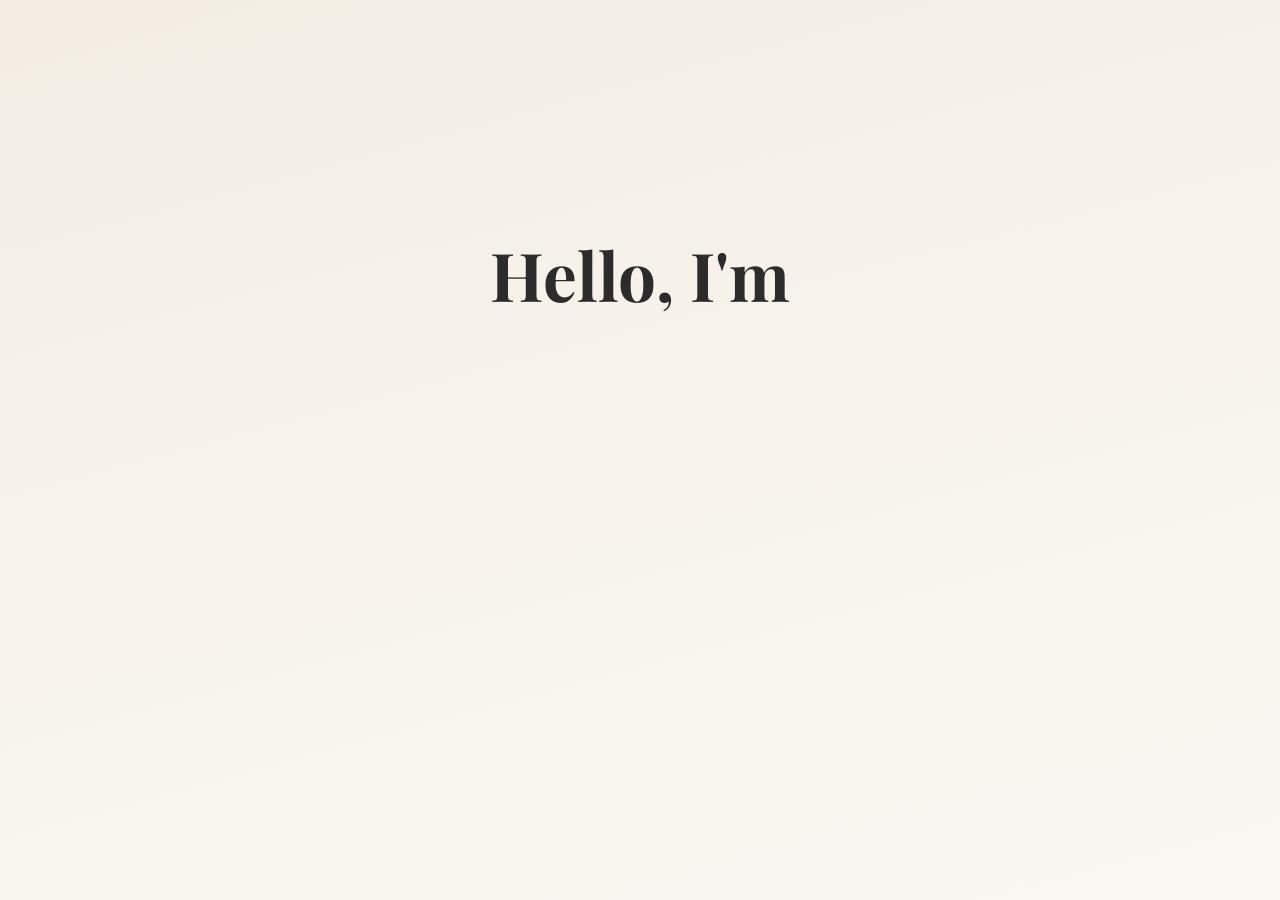
<file: index.html>
<!DOCTYPE html>
<html lang="en">
<head>
    <meta charset="UTF-8">
    <meta name="viewport" content="width=device-width, initial-scale=1.0">
    <title>EvoDestiny</title>
    <link rel="stylesheet" href="external/fonts/fonts.css">
    <link rel="stylesheet" href="style.css">
    <link rel="stylesheet" href="particles.css">
    <script src="external/three/three-r128.js"></script>
</head>
<body>
    <canvas id="bgCanvas" aria-hidden="true"></canvas>

    <div class="owner-code" aria-hidden="true"><span>2</span><span>5</span><span>0</span><span>5</span><span>1</span><span>0</span><span>3</span><span>0</span><span>3</span><span>1</span><span>9</span></div>

    <button type="button" class="lang-toggle" id="lang-toggle" aria-label="Switch language / 切换语言">
        <svg class="lang-globe" width="16" height="16" viewBox="0 0 24 24" fill="none" stroke="currentColor" stroke-width="1.3" stroke-linecap="round" stroke-linejoin="round" aria-hidden="true">
            <circle cx="12" cy="12" r="9"/>
            <path d="M3 12h18"/>
            <ellipse cx="12" cy="12" rx="4.5" ry="9"/>
        </svg>
        <span class="lang-label">ZH</span>
    </button>

    <div class="container">
        <div class="greeting">Hello, I'm</div>
        <div class="name">EvoDestiny</div>
        <div class="divider"></div>
        <div class="tagline">
            <span id="typed-text"></span><span class="typing-cursor"></span>
        </div>
        <div class="links">
            <a href="https://github.com/EvoDestiny" target="_blank" rel="noopener">GitHub</a>
            <a href="#">Blog</a>
            <button type="button" class="project-trigger" id="projects-trigger" aria-haspopup="dialog" aria-controls="project-overlay" aria-expanded="false">Projects</button>
            <a href="#">Contact</a>
        </div>
    </div>

    <div class="project-overlay" id="project-overlay" aria-hidden="true" hidden>
        <section class="project-panel" role="dialog" aria-modal="true" aria-labelledby="project-title" tabindex="-1">
            <button type="button" class="project-close" id="project-close" aria-label="Close project archive">×</button>
            <p class="project-kicker">Private Archive</p>
            <h2 class="project-title" id="project-title">Choose your record</h2>
            <p class="project-description">
                Select a project below. If the record is sealed, the next step will ask for its access token and unlock it locally in your browser.
            </p>
            <div class="project-card">
                <div class="project-list" id="project-list"></div>
                <button type="button" class="project-more" id="project-more" hidden>Show more</button>
                <p class="project-footnote">Tokens are verified locally. Nothing is written back into the public site.</p>
            </div>
        </section>
    </div>

    <div class="token-overlay" id="token-overlay" aria-hidden="true" hidden>
        <section class="token-panel" role="dialog" aria-modal="true" aria-labelledby="token-title" tabindex="-1">
            <button type="button" class="token-close" id="token-close" aria-label="Close token prompt">×</button>
            <p class="token-kicker">Private Access</p>
            <h2 class="token-title" id="token-title">Enter your token</h2>
            <p class="token-description" id="token-description">Use the access token for this record. The archive is decrypted locally in your browser and opened in a new tab.</p>
            <p class="token-meta" id="token-meta"></p>
            <div class="owner-verification" id="owner-verification" hidden></div>
            <div class="token-card">
                <form class="token-form" id="token-form" novalidate>
                    <label class="private-token-label" id="token-label" for="token-input">Access token</label>
                    <div class="token-field">
                        <input
                            class="token-input"
                            id="token-input"
                            name="token"
                            type="password"
                            inputmode="text"
                            autocomplete="one-time-code"
                            spellcheck="false"
                            placeholder="Access token"
                            required
                        >
                    </div>
                    <div class="private-token-confirm" id="private-token-confirm" hidden>
                        <label class="private-token-label" for="private-token-input">Private token</label>
                        <div class="private-token-field">
                            <input
                                class="private-token-input"
                                id="private-token-input"
                                name="private-token"
                                type="password"
                                inputmode="text"
                                autocomplete="off"
                                autocapitalize="off"
                                spellcheck="false"
                                placeholder="Private token"
                            >
                        </div>
                    </div>
                    <p class="token-status" id="token-status" aria-live="polite"></p>
                    <div class="saved-passkey-option" id="saved-passkey-option" hidden>
                        <button type="button" class="saved-passkey-button" id="saved-passkey-button">Use saved Passkey</button>
                        <p class="saved-passkey-detail" id="saved-passkey-detail">Saved Passkey unlock is available. Windows Security opens only after you choose Use saved Passkey, then owner code is required.</p>
                    </div>
                    <div class="device-id-confirm" id="device-id-confirm" hidden>
                        <label class="device-id-label" for="device-id-input">Type the visible owner code</label>
                        <div class="device-id-field">
                            <input
                                class="device-id-input"
                                id="device-id-input"
                                name="device-id"
                                type="text"
                                inputmode="numeric"
                                autocomplete="off"
                                autocapitalize="off"
                                spellcheck="false"
                                placeholder="Owner code"
                            >
                        </div>
                        <p class="device-id-detail">Type the code shown in the top-left corner to save this device.</p>
                        <p class="private-token-detail">Required only when saving device access.</p>
                        <span class="device-pass-detail" id="device-pass-detail">Saving device access requires the private token; saved Passkey unlock later uses the owner code.</span>
                    </div>
                    <div class="device-pass-section" id="device-pass-section">
                        <label class="device-pass-option" id="device-pass-option" for="device-pass-input">
                            <input
                                class="device-pass-input"
                                id="device-pass-input"
                                name="device-pass"
                                type="checkbox"
                            >
                            <span class="device-pass-copy">
                                <span class="device-pass-title">Remember this device with Passkey</span>
                            </span>
                        </label>
                    </div>
                    <button type="submit" class="token-submit" id="token-submit">Continue with token</button>
                    <p class="token-note">The access token is never stored. Device saving requires the private token; fallback browser-key tickets are limited to 5 uses or 24 hours.</p>
                </form>
            </div>
            <div class="token-actions">
                <button type="button" class="token-cancel" id="token-cancel">Back</button>
            </div>
        </section>
    </div>

    <script src="poisson-disk.js"></script>
    <script src="particles.js"></script>
    <script src="vendor/fflate.js"></script>
    <script src="main.js"></script>
</body>
</html>
</file>
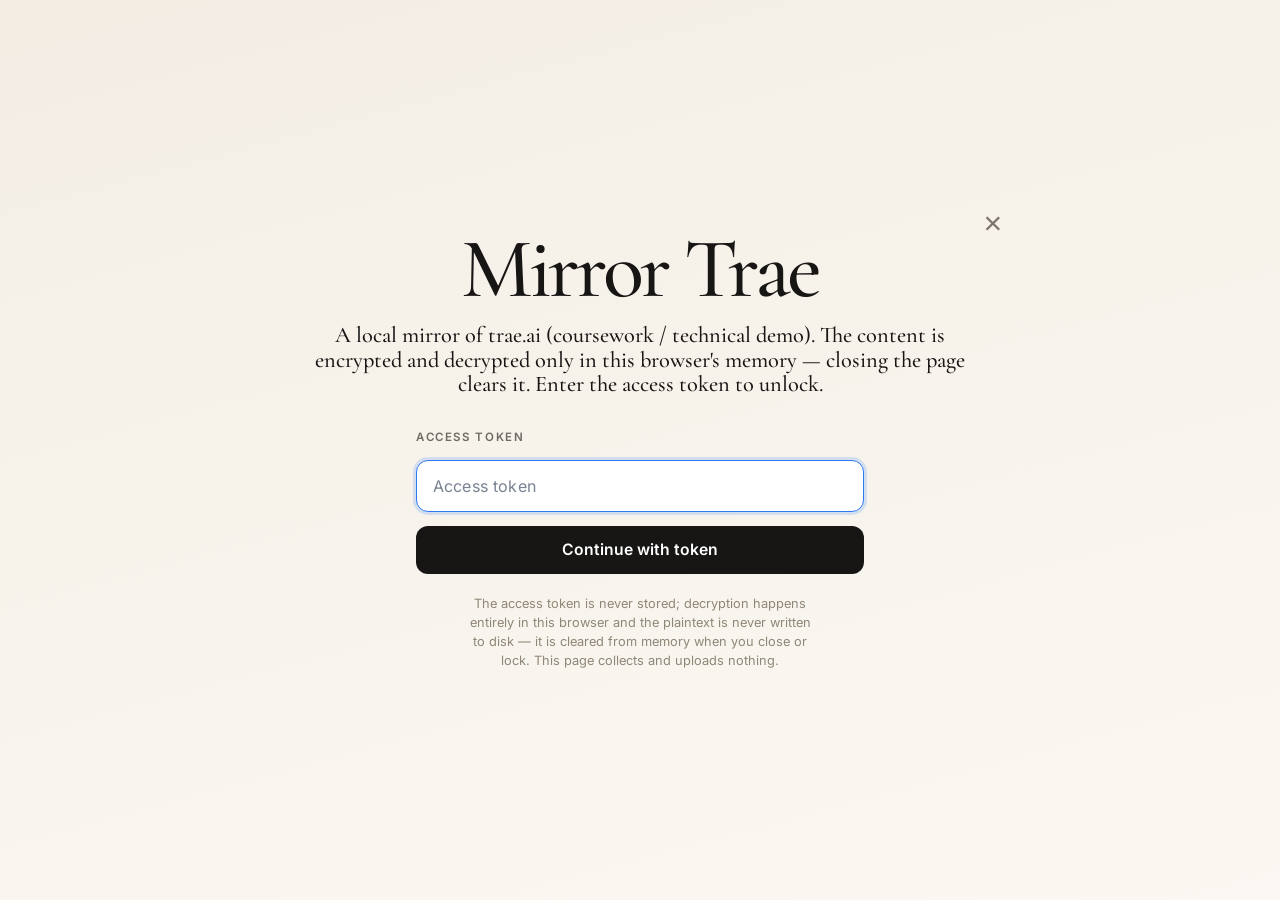
<file: mirror-view.html>
<!doctype html>
<html lang="en">
<head>
<meta charset="utf-8">
<meta name="viewport" content="width=device-width, initial-scale=1">
<title>Mirror Trae · 加密查看</title>
<!-- Reuse the vault's look: same fonts + stylesheet, same token-prompt markup/classes. -->
<link rel="stylesheet" href="/external/fonts/fonts.css">
<link rel="stylesheet" href="/style.css">
<style>
  /* only the post-unlock full-screen viewer chrome is mirror-specific */
  #mirror-bar { display: none; align-items: center; gap: .75rem; position: fixed; top: 0; left: 0; right: 0; height: 30px; z-index: 10; padding: 0 .9rem; background: rgba(16, 19, 24, .94); color: #cfd6e0; font: 12px/30px 'Inter', 'Noto Sans SC', sans-serif; }
  #mirror-bar button { margin-left: auto; background: #2b333d; color: #e6e9ef; border: 0; border-radius: 6px; padding: 4px 12px; cursor: pointer; font: 12px 'Inter', sans-serif; }
  #mirror-view { position: fixed; inset: 0; width: 100%; height: 100%; border: 0; display: none; background: #fff; }
  body.mirror-open { overflow: hidden; }
  body.mirror-open #mirror-view { display: block; top: 30px; height: calc(100% - 30px); }
  body.mirror-open #mirror-bar { display: flex; }
  body.mirror-open .token-overlay { display: none; }

  /* The mandatory notice: a single frosted reading sheet shown ON TOP of the already-loaded mirror.
     The backdrop is blurred but translucent, so the trae page stays visible behind it. Not closable.
     One clean sheet — no boxes nested inside boxes: the lead is a quiet line, the table is ruled with
     hairlines only, and the action row fades into the page instead of sitting in its own panel. */
  #notice-overlay { display: none; position: fixed; inset: 0; z-index: 30; align-items: center; justify-content: center; padding: clamp(1rem, 4vw, 3rem); background: rgba(14, 16, 21, .42); backdrop-filter: blur(8px) saturate(115%); -webkit-backdrop-filter: blur(8px) saturate(115%); }
  body.notice-open #notice-overlay { display: flex; }
  body.notice-open .token-overlay { display: none; }
  .notice-card { --sheet: #fbfaf7; --rule: rgba(120, 110, 95, .18); display: flex; flex-direction: column; width: min(720px, 100%); max-height: 88vh; background: var(--sheet); color: var(--card-text); border-radius: 20px; box-shadow: 0 24px 70px rgba(20, 16, 8, .3), 0 2px 8px rgba(20, 16, 8, .12); overflow: hidden; animation: notice-in .42s cubic-bezier(.23, 1, .32, 1) both; }
  @keyframes notice-in { from { opacity: 0; transform: translateY(16px) scale(.985); } to { opacity: 1; transform: none; } }
  .notice-head { padding: clamp(1.7rem, 3vw, 2.3rem) clamp(1.6rem, 4vw, 2.7rem) 1rem; }
  .notice-kicker { margin: 0 0 .55rem; font-size: .68rem; letter-spacing: .22em; text-transform: uppercase; color: var(--card-muted); }
  .notice-title { margin: 0; font-size: clamp(1.35rem, 3vw, 1.75rem); font-weight: 600; letter-spacing: -.01em; }
  .notice-scroll { flex: 1; overflow-y: auto; padding: .4rem clamp(1.6rem, 4vw, 2.7rem) 1.4rem; line-height: 1.78; font-size: .94rem; color: #3a3733; scrollbar-width: thin; scrollbar-color: rgba(120, 110, 95, .4) transparent; }
  .notice-scroll::-webkit-scrollbar { width: 8px; }
  .notice-scroll::-webkit-scrollbar-thumb { background: rgba(120, 110, 95, .3); border-radius: 8px; border: 2px solid var(--sheet); }
  .notice-scroll p { margin: 0 0 .9rem; }
  .notice-scroll ul, .notice-scroll ol { margin: 0 0 1rem; padding-left: 1.3rem; }
  .notice-scroll li { margin: 0 0 .6rem; }
  .notice-scroll li::marker { color: var(--card-muted); }
  .notice-hint { margin: 0 0 1.4rem; color: var(--card-muted); font-size: .9rem; font-style: italic; }
  .notice-h { margin: 2rem 0 .8rem; padding-top: 1.3rem; border-top: 1px solid var(--rule); font-size: 1.06rem; font-weight: 600; letter-spacing: -.005em; color: #211f1c; }
  .notice-h:first-of-type { margin-top: .6rem; }
  .notice-tablewrap { overflow-x: auto; margin: .2rem 0 1.2rem; }
  .notice-table { border-collapse: collapse; width: 100%; font-size: .86rem; }
  .notice-table th, .notice-table td { padding: .6rem .75rem .6rem 0; text-align: left; vertical-align: top; border-bottom: 1px solid var(--rule); }
  .notice-table thead th { color: var(--card-muted); font-weight: 600; border-bottom-width: 1.5px; }
  .notice-table tbody th { font-weight: 600; color: #211f1c; white-space: nowrap; }
  .notice-table tbody tr:last-child th, .notice-table tbody tr:last-child td { border-bottom: 0; }
  .notice-end { margin: 1.8rem 0 0; padding-top: 1.1rem; border-top: 1px solid var(--rule); color: var(--card-muted); font-size: .85rem; }
  .notice-foot { position: relative; display: flex; align-items: center; gap: 1rem; padding: 1rem clamp(1.6rem, 4vw, 2.7rem) clamp(1.3rem, 3vw, 1.6rem); background: var(--sheet); }
  .notice-foot::before { content: ""; position: absolute; left: 0; right: 0; top: -34px; height: 34px; background: linear-gradient(to top, var(--sheet), rgba(251, 250, 247, 0)); pointer-events: none; }
  .notice-status { flex: 1; margin: 0; font-size: .84rem; color: var(--card-muted); }
  .notice-enter { flex-shrink: 0; background: var(--card-button); color: #fff; border: 0; border-radius: 11px; padding: .74rem 1.5rem; font: 600 .92rem 'Inter', 'Noto Sans SC', sans-serif; cursor: pointer; transition: opacity .25s, transform .2s, background .25s, box-shadow .25s; }
  .notice-enter:not(:disabled) { box-shadow: 0 6px 18px rgba(23, 22, 21, .22); }
  .notice-enter:hover:not(:disabled) { background: var(--card-button-hover); transform: translateY(-1px); }
  .notice-enter:disabled { opacity: .4; cursor: not-allowed; }
  .notice-enter:focus-visible { outline: 2px solid var(--focus-ring); outline-offset: 3px; }
</style>
</head>
<body>
  <div class="token-overlay is-open" id="token-overlay">
    <section class="token-panel" role="dialog" aria-modal="true" aria-labelledby="token-title" tabindex="-1">
      <button type="button" class="token-close" id="token-close" aria-label="Close">×</button>
      <p class="token-kicker" id="token-kicker">Private Access</p>
      <h2 class="token-title" id="token-title">Mirror Trae</h2>
      <p class="token-description" id="token-description">A local mirror of trae.ai (coursework / technical demo). The content is encrypted and decrypted only in this browser's memory — closing the page clears it. Enter the access token to unlock.</p>
      <div class="token-card">
        <form class="token-form" id="token-form" novalidate>
          <label class="private-token-label" id="token-label" for="token-input">Access token</label>
          <div class="token-field">
            <input class="token-input" id="token-input" name="token" type="password" inputmode="text" autocomplete="one-time-code" spellcheck="false" placeholder="Access token" required>
          </div>
          <p class="token-status" id="token-status" aria-live="polite"></p>
          <button type="submit" class="token-submit" id="token-submit">Continue with token</button>
          <p class="token-note" id="token-note">The access token is never stored; decryption happens entirely in this browser and the plaintext is never written to disk — it is cleared from memory when you close or lock. This page collects and uploads nothing.</p>
        </form>
      </div>
    </section>
  </div>

  <div id="notice-overlay" aria-hidden="true">
    <section class="notice-card" role="dialog" aria-modal="true" aria-labelledby="notice-title">
      <div class="notice-head">
        <p class="notice-kicker" id="notice-kicker">Before you continue</p>
        <h2 class="notice-title" id="notice-title">Notice</h2>
      </div>
      <div class="notice-scroll" id="notice-scroll" tabindex="0"></div>
      <div class="notice-foot">
        <p class="notice-status" id="notice-status" aria-live="polite"></p>
        <button type="button" class="notice-enter" id="notice-enter" disabled>Enter</button>
      </div>
    </section>
  </div>

  <div id="mirror-bar"><span id="mirror-bar-text">Mirror Trae · unlocked in memory</span><button type="button" id="lock">Lock &amp; clear</button></div>
  <iframe id="mirror-view" sandbox="allow-scripts allow-same-origin" title="Mirror Trae"></iframe>

  <script src="/vendor/argon2-bundled.min.js"></script>
  <script>
  (function () {
    "use strict";
    var SCOPE = "/mirror-view";
    var $ = function (id) { return document.getElementById(id); };
    var SW = null, REG = null, busy = false;

    // Follow the vault's chosen language. It's persisted same-origin under "evo-lang"; fall back to the
    // browser language the same way main.js does, so the viewer matches the page that opened it.
    var STR = {
      en: {
        kicker: "Private Access",
        desc: "A local mirror of trae.ai (coursework / technical demo). The content is encrypted and decrypted only in this browser's memory — closing the page clears it. Enter the access token to unlock.",
        label: "Access token", placeholder: "Access token",
        submit: "Continue with token",
        note: "The access token is never stored; decryption happens entirely in this browser and the plaintext is never written to disk — it is cleared from memory when you close or lock. This page collects and uploads nothing.",
        close: "Close", bar: "Mirror Trae · unlocked in memory", lock: "Lock & clear",
        need_token: "Please enter the access token", no_sw: "This browser does not support Service Workers, so the mirror cannot be viewed.",
        no_argon: "The Argon2 runtime failed to load.", reading: "Reading the encrypted bundle…",
        deriving: "Deriving the key (Argon2id, please wait)…", decrypting: "Decrypting…",
        bad_token: "Wrong token, or the data is corrupted.", unzipping: "Decompressing…",
        starting: "Starting the viewer…", err: "Error: ",
        n_kicker: "Before you continue", n_title: "Mirror Trae · Project Notes",
        n_enter: "I have read this — enter the mirror",
        n_wait_both: "Please read the notice and scroll to the bottom ({0}s remaining).",
        n_wait_time: "Please stay {0} more second(s).",
        n_wait_scroll: "Please scroll to the bottom to continue.",
        n_ready: "You may now enter."
      },
      zh: {
        kicker: "私人访问",
        desc: "trae.ai 的本地化镜像(课程作业 / 技术演示)。内容已加密,仅在本机浏览器内存中解密查看,关闭即清除。请输入访问令牌解锁。",
        label: "访问令牌", placeholder: "访问令牌",
        submit: "使用令牌继续",
        note: "访问令牌不会被存储;解密在本机浏览器内完成,明文不写入磁盘,关闭或锁定即从内存清除。本页不收集、不上传任何信息。",
        close: "关闭", bar: "Mirror Trae · 已在内存中解锁", lock: "锁定并清除",
        need_token: "请输入访问令牌", no_sw: "此浏览器不支持 Service Worker,无法查看。",
        no_argon: "Argon2 运行时未加载。", reading: "读取加密包…",
        deriving: "派生密钥(Argon2id,稍候)…", decrypting: "解密…",
        bad_token: "令牌错误,或数据已损坏。", unzipping: "解压…",
        starting: "启动查看器…", err: "出错:",
        n_kicker: "进入前请阅读", n_title: "Mirror Trae · 项目说明文档",
        n_enter: "我已阅读,进入镜像",
        n_wait_both: "请阅读说明并滚动到底部(还需 {0} 秒)。",
        n_wait_time: "请再停留 {0} 秒。",
        n_wait_scroll: "请滚动到底部以继续。",
        n_ready: "现在可以进入了。"
      }
    };
    var lang = (function () {
      try {
        var saved = localStorage.getItem("evo-lang");
        if (saved === "zh" || saved === "en") return saved;
        var b = ((navigator.languages && navigator.languages[0]) || navigator.language || "en").toLowerCase();
        return b.indexOf("zh") === 0 ? "zh" : "en";
      } catch (e) { return "en"; }
    })();
    var L = STR[lang] || STR.en;
    function applyLang() {
      document.documentElement.lang = lang;
      $("token-kicker").textContent = L.kicker;
      $("token-description").textContent = L.desc;
      $("token-label").textContent = L.label;
      $("token-input").placeholder = L.placeholder;
      $("token-submit").textContent = L.submit;
      $("token-note").textContent = L.note;
      $("token-close").setAttribute("aria-label", L.close);
      $("mirror-bar-text").textContent = L.bar;
      $("lock").textContent = L.lock;
      // notice chrome only — the document body ships ENCRYPTED in the bundle and is rendered post-decrypt
      $("notice-kicker").textContent = L.n_kicker;
      $("notice-title").textContent = L.n_title;
      $("notice-enter").textContent = L.n_enter;
      if (NOTICE) renderNotice();
    }

    // The notice document is decrypted from the token-sealed bundle (never plaintext in the repo). Render
    // it into the scroll panel for the current language. Called after a successful unlock.
    var NOTICE = null;
    function renderNotice() {
      var n = (NOTICE && (NOTICE[lang] || NOTICE.en)) || null;
      var sc = $("notice-scroll");
      sc.textContent = "";
      if (!n) return;
      if (n.intro) { var hint = document.createElement("p"); hint.className = "notice-hint"; hint.textContent = n.intro; sc.appendChild(hint); }
      (n.doc || []).forEach(function (blk) {
        if (blk.h) { var h = document.createElement("h3"); h.className = "notice-h"; h.textContent = blk.h; sc.appendChild(h); }
        else if (blk.p) { var p = document.createElement("p"); p.textContent = blk.p; sc.appendChild(p); }
        else if (blk.ul || blk.ol) {
          var list = document.createElement(blk.ol ? "ol" : "ul");
          (blk.ul || blk.ol).forEach(function (it) { var li = document.createElement("li"); li.textContent = it; list.appendChild(li); });
          sc.appendChild(list);
        } else if (blk.table) {
          var wrap = document.createElement("div"); wrap.className = "notice-tablewrap";
          var tbl = document.createElement("table"); tbl.className = "notice-table";
          var thead = document.createElement("thead"), htr = document.createElement("tr");
          blk.table.head.forEach(function (c) { var th = document.createElement("th"); th.textContent = c; htr.appendChild(th); });
          thead.appendChild(htr); tbl.appendChild(thead);
          var tbody = document.createElement("tbody");
          blk.table.rows.forEach(function (r) { var tr = document.createElement("tr"); r.forEach(function (c, i) { var cell = document.createElement(i === 0 ? "th" : "td"); cell.textContent = c; tr.appendChild(cell); }); tbody.appendChild(tr); });
          tbl.appendChild(tbody); wrap.appendChild(tbl); sc.appendChild(wrap);
        }
      });
      if (n.end) { var end = document.createElement("p"); end.className = "notice-end"; end.textContent = n.end; sc.appendChild(end); }
    }

    function set(msg, tone) { var s = $("token-status"); s.textContent = msg || ""; if (tone) s.dataset.tone = tone; else delete s.dataset.tone; }
    function b64ToBytes(b) { var s = atob(b), u = new Uint8Array(s.length); for (var i = 0; i < s.length; i++) u[i] = s.charCodeAt(i); return u; }
    async function gunzip(u8) { var ds = new DecompressionStream("gzip"); var stream = new Blob([u8]).stream().pipeThrough(ds); return new Uint8Array(await new Response(stream).arrayBuffer()); }
    function waitActive(reg) {
      return new Promise(function (res) {
        var sw = reg.installing || reg.waiting || reg.active;
        if (sw && sw.state === "activated") return res(sw);
        if (!sw) return setTimeout(function () { waitActive(reg).then(res); }, 120);
        sw.addEventListener("statechange", function () { if (sw.state === "activated") res(sw); });
      });
    }
    function handoff(sw, bundle) {
      return new Promise(function (res, rej) {
        var ch = new MessageChannel();
        ch.port1.onmessage = function (e) { (e.data && e.data.ok) ? res() : rej(new Error((e.data && e.data.error) || "viewer load failed")); };
        sw.postMessage({ type: "load", bundle: bundle }, [ch.port2]);
      });
    }

    async function unlock() {
      if (busy) return;
      var token = $("token-input").value;
      if (!token) { set(L.need_token, "error"); return; }
      if (!("serviceWorker" in navigator)) { set(L.no_sw, "error"); return; }
      if (typeof argon2 === "undefined" || !argon2.hash) { set(L.no_argon, "error"); return; }
      busy = true; $("token-submit").disabled = true;
      try {
        set(L.reading);
        var bundle = await (await fetch(SCOPE + "/mirror.bundle", { cache: "no-store" })).json();
        set(L.deriving);
        var r = await argon2.hash({ pass: token, salt: b64ToBytes(bundle.kdf.salt), time: bundle.kdf.passes, mem: bundle.kdf.memoryKiB, hashLen: bundle.kdf.tagLength, parallelism: bundle.kdf.parallelism, type: argon2.ArgonType.Argon2id });
        set(L.decrypting);
        var key = await crypto.subtle.importKey("raw", r.hash, "AES-GCM", false, ["decrypt"]);
        var pt;
        try {
          pt = new Uint8Array(await crypto.subtle.decrypt({ name: "AES-GCM", iv: b64ToBytes(bundle.iv), additionalData: new TextEncoder().encode(bundle.aad) }, key, b64ToBytes(bundle.ct)));
        } catch (e) { set(L.bad_token, "error"); busy = false; $("token-submit").disabled = false; return; }
        set(L.unzipping);
        var map = JSON.parse(new TextDecoder().decode(await gunzip(pt)));
        // The notice ships INSIDE the encrypted bundle. Pull it out and strip it BEFORE the SW sees the
        // map, so the worker only ever holds real mirror files; then render it for the current language.
        NOTICE = map.__notice__ || null; delete map.__notice__;
        renderNotice();
        set(L.starting);
        REG = await navigator.serviceWorker.register(SCOPE + "/sw.js", { scope: SCOPE + "/" });
        SW = await waitActive(REG);
        await handoff(SW, map);
        map = null; pt.fill(0); if (r.hash && r.hash.fill) r.hash.fill(0);
        $("token-input").value = "";
        set("");
        startHeartbeat();                            // keep the in-memory SW alive across the notice dwell
        document.body.classList.add("mirror-open");  // reveal the trae mirror first…
        $("mirror-view").src = SCOPE + "/";
        showNotice();                                // …then overlay the mandatory, non-closable notice
      } catch (e) {
        set(L.err + (e && e.message || e), "error");
        busy = false; $("token-submit").disabled = false;
      }
    }

    // Mandatory notice gate: the Enter button only unlocks once the reader has BOTH stayed >= 30s AND
    // scrolled to the bottom of the notice. Neither alone is enough; it can't be skipped.
    var DWELL = 30, remain = DWELL, timeOk = false, scrollOk = false, noticeTimer = null;
    function nFmt(s, n) { return s.replace("{0}", n); }
    function renderGate() {
      var btn = $("notice-enter");
      if (timeOk && scrollOk) { btn.disabled = false; set2(L.n_ready); return; }
      btn.disabled = true;
      if (!timeOk && !scrollOk) set2(nFmt(L.n_wait_both, remain));
      else if (!timeOk) set2(nFmt(L.n_wait_time, remain));
      else set2(L.n_wait_scroll);
    }
    function set2(msg) { $("notice-status").textContent = msg || ""; }
    function checkScroll() {
      var sc = $("notice-scroll");
      if (sc.scrollTop + sc.clientHeight >= sc.scrollHeight - 4) scrollOk = true;
      renderGate();
    }
    function showNotice() {
      document.body.classList.add("notice-open");
      remain = DWELL; timeOk = false; scrollOk = false;
      var sc = $("notice-scroll");
      sc.scrollTop = 0;
      // if the notice is short enough that there's nothing to scroll, treat it as already read-through
      if (sc.scrollHeight <= sc.clientHeight + 4) scrollOk = true;
      sc.addEventListener("scroll", checkScroll);
      renderGate();
      sc.focus();
      noticeTimer = setInterval(function () {
        remain -= 1;
        if (remain <= 0) { remain = 0; timeOk = true; clearInterval(noticeTimer); noticeTimer = null; }
        renderGate();
      }, 1000);
    }
    function enterMirror() {
      // The mirror is already loaded underneath; entering just lifts the non-closable notice off it.
      if (!(timeOk && scrollOk)) return;
      if (noticeTimer) { clearInterval(noticeTimer); noticeTimer = null; }
      document.body.classList.remove("notice-open");
    }

    // Heartbeat: a periodic message keeps the Service Worker from being idle-evicted (which would wipe the
    // in-memory file map) while the reader sits on the notice — or anywhere in the mirror.
    var hb = null;
    function startHeartbeat() { stopHeartbeat(); hb = setInterval(function () { try { var sw = (REG && REG.active) || SW; sw && sw.postMessage({ type: "ping" }); } catch (e) {} }, 12000); }
    function stopHeartbeat() { if (hb) { clearInterval(hb); hb = null; } }

    function lock() { stopHeartbeat(); try { SW && SW.postMessage({ type: "purge" }); } catch (e) {} location.reload(); }

    // The whole page is the unlock overlay (nothing renders behind it), so "close" means leaving the
    // viewer and going back to the vault — back if we came from there, otherwise straight to the index.
    function closeViewer() {
      if (document.referrer && history.length > 1) history.back();
      else location.assign("index.html");
    }

    applyLang();
    $("token-form").addEventListener("submit", function (e) { e.preventDefault(); unlock(); });
    $("lock").addEventListener("click", lock);
    $("notice-enter").addEventListener("click", enterMirror);
    $("token-close").addEventListener("click", closeViewer);
    addEventListener("keydown", function (e) { if (e.key === "Escape" && !document.body.classList.contains("mirror-open") && !document.body.classList.contains("notice-open")) closeViewer(); });
    addEventListener("pagehide", function () { stopHeartbeat(); try { SW && SW.postMessage({ type: "purge" }); } catch (e) {} });
    $("token-input").focus();
  })();
  </script>
</body>
</html>
</file>
<file: external/fonts/fonts.css>
/* cyrillic-ext */
@font-face {
  font-family: 'Cormorant Garamond';
  font-style: normal;
  font-weight: 400;
  font-display: swap;
  src: url(font-01.woff2) format('woff2');
  unicode-range: U+0460-052F, U+1C80-1C8A, U+20B4, U+2DE0-2DFF, U+A640-A69F, U+FE2E-FE2F;
}
/* cyrillic */
@font-face {
  font-family: 'Cormorant Garamond';
  font-style: normal;
  font-weight: 400;
  font-display: swap;
  src: url(font-02.woff2) format('woff2');
  unicode-range: U+0301, U+0400-045F, U+0490-0491, U+04B0-04B1, U+2116;
}
/* vietnamese */
@font-face {
  font-family: 'Cormorant Garamond';
  font-style: normal;
  font-weight: 400;
  font-display: swap;
  src: url(font-03.woff2) format('woff2');
  unicode-range: U+0102-0103, U+0110-0111, U+0128-0129, U+0168-0169, U+01A0-01A1, U+01AF-01B0, U+0300-0301, U+0303-0304, U+0308-0309, U+0323, U+0329, U+1EA0-1EF9, U+20AB;
}
/* latin-ext */
@font-face {
  font-family: 'Cormorant Garamond';
  font-style: normal;
  font-weight: 400;
  font-display: swap;
  src: url(font-04.woff2) format('woff2');
  unicode-range: U+0100-02BA, U+02BD-02C5, U+02C7-02CC, U+02CE-02D7, U+02DD-02FF, U+0304, U+0308, U+0329, U+1D00-1DBF, U+1E00-1E9F, U+1EF2-1EFF, U+2020, U+20A0-20AB, U+20AD-20C0, U+2113, U+2C60-2C7F, U+A720-A7FF;
}
/* latin */
@font-face {
  font-family: 'Cormorant Garamond';
  font-style: normal;
  font-weight: 400;
  font-display: swap;
  src: url(font-05.woff2) format('woff2');
  unicode-range: U+0000-00FF, U+0131, U+0152-0153, U+02BB-02BC, U+02C6, U+02DA, U+02DC, U+0304, U+0308, U+0329, U+2000-206F, U+20AC, U+2122, U+2191, U+2193, U+2212, U+2215, U+FEFF, U+FFFD;
}
/* cyrillic-ext */
@font-face {
  font-family: 'Cormorant Garamond';
  font-style: normal;
  font-weight: 500;
  font-display: swap;
  src: url(font-01.woff2) format('woff2');
  unicode-range: U+0460-052F, U+1C80-1C8A, U+20B4, U+2DE0-2DFF, U+A640-A69F, U+FE2E-FE2F;
}
/* cyrillic */
@font-face {
  font-family: 'Cormorant Garamond';
  font-style: normal;
  font-weight: 500;
  font-display: swap;
  src: url(font-02.woff2) format('woff2');
  unicode-range: U+0301, U+0400-045F, U+0490-0491, U+04B0-04B1, U+2116;
}
/* vietnamese */
@font-face {
  font-family: 'Cormorant Garamond';
  font-style: normal;
  font-weight: 500;
  font-display: swap;
  src: url(font-03.woff2) format('woff2');
  unicode-range: U+0102-0103, U+0110-0111, U+0128-0129, U+0168-0169, U+01A0-01A1, U+01AF-01B0, U+0300-0301, U+0303-0304, U+0308-0309, U+0323, U+0329, U+1EA0-1EF9, U+20AB;
}
/* latin-ext */
@font-face {
  font-family: 'Cormorant Garamond';
  font-style: normal;
  font-weight: 500;
  font-display: swap;
  src: url(font-04.woff2) format('woff2');
  unicode-range: U+0100-02BA, U+02BD-02C5, U+02C7-02CC, U+02CE-02D7, U+02DD-02FF, U+0304, U+0308, U+0329, U+1D00-1DBF, U+1E00-1E9F, U+1EF2-1EFF, U+2020, U+20A0-20AB, U+20AD-20C0, U+2113, U+2C60-2C7F, U+A720-A7FF;
}
/* latin */
@font-face {
  font-family: 'Cormorant Garamond';
  font-style: normal;
  font-weight: 500;
  font-display: swap;
  src: url(font-05.woff2) format('woff2');
  unicode-range: U+0000-00FF, U+0131, U+0152-0153, U+02BB-02BC, U+02C6, U+02DA, U+02DC, U+0304, U+0308, U+0329, U+2000-206F, U+20AC, U+2122, U+2191, U+2193, U+2212, U+2215, U+FEFF, U+FFFD;
}
/* cyrillic-ext */
@font-face {
  font-family: 'Cormorant Garamond';
  font-style: normal;
  font-weight: 600;
  font-display: swap;
  src: url(font-01.woff2) format('woff2');
  unicode-range: U+0460-052F, U+1C80-1C8A, U+20B4, U+2DE0-2DFF, U+A640-A69F, U+FE2E-FE2F;
}
/* cyrillic */
@font-face {
  font-family: 'Cormorant Garamond';
  font-style: normal;
  font-weight: 600;
  font-display: swap;
  src: url(font-02.woff2) format('woff2');
  unicode-range: U+0301, U+0400-045F, U+0490-0491, U+04B0-04B1, U+2116;
}
/* vietnamese */
@font-face {
  font-family: 'Cormorant Garamond';
  font-style: normal;
  font-weight: 600;
  font-display: swap;
  src: url(font-03.woff2) format('woff2');
  unicode-range: U+0102-0103, U+0110-0111, U+0128-0129, U+0168-0169, U+01A0-01A1, U+01AF-01B0, U+0300-0301, U+0303-0304, U+0308-0309, U+0323, U+0329, U+1EA0-1EF9, U+20AB;
}
/* latin-ext */
@font-face {
  font-family: 'Cormorant Garamond';
  font-style: normal;
  font-weight: 600;
  font-display: swap;
  src: url(font-04.woff2) format('woff2');
  unicode-range: U+0100-02BA, U+02BD-02C5, U+02C7-02CC, U+02CE-02D7, U+02DD-02FF, U+0304, U+0308, U+0329, U+1D00-1DBF, U+1E00-1E9F, U+1EF2-1EFF, U+2020, U+20A0-20AB, U+20AD-20C0, U+2113, U+2C60-2C7F, U+A720-A7FF;
}
/* latin */
@font-face {
  font-family: 'Cormorant Garamond';
  font-style: normal;
  font-weight: 600;
  font-display: swap;
  src: url(font-05.woff2) format('woff2');
  unicode-range: U+0000-00FF, U+0131, U+0152-0153, U+02BB-02BC, U+02C6, U+02DA, U+02DC, U+0304, U+0308, U+0329, U+2000-206F, U+20AC, U+2122, U+2191, U+2193, U+2212, U+2215, U+FEFF, U+FFFD;
}
/* cyrillic-ext */
@font-face {
  font-family: 'Inter';
  font-style: normal;
  font-weight: 300;
  font-display: swap;
  src: url(font-06.woff2) format('woff2');
  unicode-range: U+0460-052F, U+1C80-1C8A, U+20B4, U+2DE0-2DFF, U+A640-A69F, U+FE2E-FE2F;
}
/* cyrillic */
@font-face {
  font-family: 'Inter';
  font-style: normal;
  font-weight: 300;
  font-display: swap;
  src: url(font-07.woff2) format('woff2');
  unicode-range: U+0301, U+0400-045F, U+0490-0491, U+04B0-04B1, U+2116;
}
/* greek-ext */
@font-face {
  font-family: 'Inter';
  font-style: normal;
  font-weight: 300;
  font-display: swap;
  src: url(font-08.woff2) format('woff2');
  unicode-range: U+1F00-1FFF;
}
/* greek */
@font-face {
  font-family: 'Inter';
  font-style: normal;
  font-weight: 300;
  font-display: swap;
  src: url(font-09.woff2) format('woff2');
  unicode-range: U+0370-0377, U+037A-037F, U+0384-038A, U+038C, U+038E-03A1, U+03A3-03FF;
}
/* vietnamese */
@font-face {
  font-family: 'Inter';
  font-style: normal;
  font-weight: 300;
  font-display: swap;
  src: url(font-10.woff2) format('woff2');
  unicode-range: U+0102-0103, U+0110-0111, U+0128-0129, U+0168-0169, U+01A0-01A1, U+01AF-01B0, U+0300-0301, U+0303-0304, U+0308-0309, U+0323, U+0329, U+1EA0-1EF9, U+20AB;
}
/* latin-ext */
@font-face {
  font-family: 'Inter';
  font-style: normal;
  font-weight: 300;
  font-display: swap;
  src: url(font-11.woff2) format('woff2');
  unicode-range: U+0100-02BA, U+02BD-02C5, U+02C7-02CC, U+02CE-02D7, U+02DD-02FF, U+0304, U+0308, U+0329, U+1D00-1DBF, U+1E00-1E9F, U+1EF2-1EFF, U+2020, U+20A0-20AB, U+20AD-20C0, U+2113, U+2C60-2C7F, U+A720-A7FF;
}
/* latin */
@font-face {
  font-family: 'Inter';
  font-style: normal;
  font-weight: 300;
  font-display: swap;
  src: url(font-12.woff2) format('woff2');
  unicode-range: U+0000-00FF, U+0131, U+0152-0153, U+02BB-02BC, U+02C6, U+02DA, U+02DC, U+0304, U+0308, U+0329, U+2000-206F, U+20AC, U+2122, U+2191, U+2193, U+2212, U+2215, U+FEFF, U+FFFD;
}
/* cyrillic-ext */
@font-face {
  font-family: 'Inter';
  font-style: normal;
  font-weight: 400;
  font-display: swap;
  src: url(font-06.woff2) format('woff2');
  unicode-range: U+0460-052F, U+1C80-1C8A, U+20B4, U+2DE0-2DFF, U+A640-A69F, U+FE2E-FE2F;
}
/* cyrillic */
@font-face {
  font-family: 'Inter';
  font-style: normal;
  font-weight: 400;
  font-display: swap;
  src: url(font-07.woff2) format('woff2');
  unicode-range: U+0301, U+0400-045F, U+0490-0491, U+04B0-04B1, U+2116;
}
/* greek-ext */
@font-face {
  font-family: 'Inter';
  font-style: normal;
  font-weight: 400;
  font-display: swap;
  src: url(font-08.woff2) format('woff2');
  unicode-range: U+1F00-1FFF;
}
/* greek */
@font-face {
  font-family: 'Inter';
  font-style: normal;
  font-weight: 400;
  font-display: swap;
  src: url(font-09.woff2) format('woff2');
  unicode-range: U+0370-0377, U+037A-037F, U+0384-038A, U+038C, U+038E-03A1, U+03A3-03FF;
}
/* vietnamese */
@font-face {
  font-family: 'Inter';
  font-style: normal;
  font-weight: 400;
  font-display: swap;
  src: url(font-10.woff2) format('woff2');
  unicode-range: U+0102-0103, U+0110-0111, U+0128-0129, U+0168-0169, U+01A0-01A1, U+01AF-01B0, U+0300-0301, U+0303-0304, U+0308-0309, U+0323, U+0329, U+1EA0-1EF9, U+20AB;
}
/* latin-ext */
@font-face {
  font-family: 'Inter';
  font-style: normal;
  font-weight: 400;
  font-display: swap;
  src: url(font-11.woff2) format('woff2');
  unicode-range: U+0100-02BA, U+02BD-02C5, U+02C7-02CC, U+02CE-02D7, U+02DD-02FF, U+0304, U+0308, U+0329, U+1D00-1DBF, U+1E00-1E9F, U+1EF2-1EFF, U+2020, U+20A0-20AB, U+20AD-20C0, U+2113, U+2C60-2C7F, U+A720-A7FF;
}
/* latin */
@font-face {
  font-family: 'Inter';
  font-style: normal;
  font-weight: 400;
  font-display: swap;
  src: url(font-12.woff2) format('woff2');
  unicode-range: U+0000-00FF, U+0131, U+0152-0153, U+02BB-02BC, U+02C6, U+02DA, U+02DC, U+0304, U+0308, U+0329, U+2000-206F, U+20AC, U+2122, U+2191, U+2193, U+2212, U+2215, U+FEFF, U+FFFD;
}
/* cyrillic-ext */
@font-face {
  font-family: 'Inter';
  font-style: normal;
  font-weight: 500;
  font-display: swap;
  src: url(font-06.woff2) format('woff2');
  unicode-range: U+0460-052F, U+1C80-1C8A, U+20B4, U+2DE0-2DFF, U+A640-A69F, U+FE2E-FE2F;
}
/* cyrillic */
@font-face {
  font-family: 'Inter';
  font-style: normal;
  font-weight: 500;
  font-display: swap;
  src: url(font-07.woff2) format('woff2');
  unicode-range: U+0301, U+0400-045F, U+0490-0491, U+04B0-04B1, U+2116;
}
/* greek-ext */
@font-face {
  font-family: 'Inter';
  font-style: normal;
  font-weight: 500;
  font-display: swap;
  src: url(font-08.woff2) format('woff2');
  unicode-range: U+1F00-1FFF;
}
/* greek */
@font-face {
  font-family: 'Inter';
  font-style: normal;
  font-weight: 500;
  font-display: swap;
  src: url(font-09.woff2) format('woff2');
  unicode-range: U+0370-0377, U+037A-037F, U+0384-038A, U+038C, U+038E-03A1, U+03A3-03FF;
}
/* vietnamese */
@font-face {
  font-family: 'Inter';
  font-style: normal;
  font-weight: 500;
  font-display: swap;
  src: url(font-10.woff2) format('woff2');
  unicode-range: U+0102-0103, U+0110-0111, U+0128-0129, U+0168-0169, U+01A0-01A1, U+01AF-01B0, U+0300-0301, U+0303-0304, U+0308-0309, U+0323, U+0329, U+1EA0-1EF9, U+20AB;
}
/* latin-ext */
@font-face {
  font-family: 'Inter';
  font-style: normal;
  font-weight: 500;
  font-display: swap;
  src: url(font-11.woff2) format('woff2');
  unicode-range: U+0100-02BA, U+02BD-02C5, U+02C7-02CC, U+02CE-02D7, U+02DD-02FF, U+0304, U+0308, U+0329, U+1D00-1DBF, U+1E00-1E9F, U+1EF2-1EFF, U+2020, U+20A0-20AB, U+20AD-20C0, U+2113, U+2C60-2C7F, U+A720-A7FF;
}
/* latin */
@font-face {
  font-family: 'Inter';
  font-style: normal;
  font-weight: 500;
  font-display: swap;
  src: url(font-12.woff2) format('woff2');
  unicode-range: U+0000-00FF, U+0131, U+0152-0153, U+02BB-02BC, U+02C6, U+02DA, U+02DC, U+0304, U+0308, U+0329, U+2000-206F, U+20AC, U+2122, U+2191, U+2193, U+2212, U+2215, U+FEFF, U+FFFD;
}
/* cyrillic-ext */
@font-face {
  font-family: 'Inter';
  font-style: normal;
  font-weight: 600;
  font-display: swap;
  src: url(font-06.woff2) format('woff2');
  unicode-range: U+0460-052F, U+1C80-1C8A, U+20B4, U+2DE0-2DFF, U+A640-A69F, U+FE2E-FE2F;
}
/* cyrillic */
@font-face {
  font-family: 'Inter';
  font-style: normal;
  font-weight: 600;
  font-display: swap;
  src: url(font-07.woff2) format('woff2');
  unicode-range: U+0301, U+0400-045F, U+0490-0491, U+04B0-04B1, U+2116;
}
/* greek-ext */
@font-face {
  font-family: 'Inter';
  font-style: normal;
  font-weight: 600;
  font-display: swap;
  src: url(font-08.woff2) format('woff2');
  unicode-range: U+1F00-1FFF;
}
/* greek */
@font-face {
  font-family: 'Inter';
  font-style: normal;
  font-weight: 600;
  font-display: swap;
  src: url(font-09.woff2) format('woff2');
  unicode-range: U+0370-0377, U+037A-037F, U+0384-038A, U+038C, U+038E-03A1, U+03A3-03FF;
}
/* vietnamese */
@font-face {
  font-family: 'Inter';
  font-style: normal;
  font-weight: 600;
  font-display: swap;
  src: url(font-10.woff2) format('woff2');
  unicode-range: U+0102-0103, U+0110-0111, U+0128-0129, U+0168-0169, U+01A0-01A1, U+01AF-01B0, U+0300-0301, U+0303-0304, U+0308-0309, U+0323, U+0329, U+1EA0-1EF9, U+20AB;
}
/* latin-ext */
@font-face {
  font-family: 'Inter';
  font-style: normal;
  font-weight: 600;
  font-display: swap;
  src: url(font-11.woff2) format('woff2');
  unicode-range: U+0100-02BA, U+02BD-02C5, U+02C7-02CC, U+02CE-02D7, U+02DD-02FF, U+0304, U+0308, U+0329, U+1D00-1DBF, U+1E00-1E9F, U+1EF2-1EFF, U+2020, U+20A0-20AB, U+20AD-20C0, U+2113, U+2C60-2C7F, U+A720-A7FF;
}
/* latin */
@font-face {
  font-family: 'Inter';
  font-style: normal;
  font-weight: 600;
  font-display: swap;
  src: url(font-12.woff2) format('woff2');
  unicode-range: U+0000-00FF, U+0131, U+0152-0153, U+02BB-02BC, U+02C6, U+02DA, U+02DC, U+0304, U+0308, U+0329, U+2000-206F, U+20AC, U+2122, U+2191, U+2193, U+2212, U+2215, U+FEFF, U+FFFD;
}
/* cyrillic */
@font-face {
  font-family: 'Playfair Display';
  font-style: italic;
  font-weight: 400;
  font-display: swap;
  src: url(font-13.woff2) format('woff2');
  unicode-range: U+0301, U+0400-045F, U+0490-0491, U+04B0-04B1, U+2116;
}
/* vietnamese */
@font-face {
  font-family: 'Playfair Display';
  font-style: italic;
  font-weight: 400;
  font-display: swap;
  src: url(font-14.woff2) format('woff2');
  unicode-range: U+0102-0103, U+0110-0111, U+0128-0129, U+0168-0169, U+01A0-01A1, U+01AF-01B0, U+0300-0301, U+0303-0304, U+0308-0309, U+0323, U+0329, U+1EA0-1EF9, U+20AB;
}
/* latin-ext */
@font-face {
  font-family: 'Playfair Display';
  font-style: italic;
  font-weight: 400;
  font-display: swap;
  src: url(font-15.woff2) format('woff2');
  unicode-range: U+0100-02BA, U+02BD-02C5, U+02C7-02CC, U+02CE-02D7, U+02DD-02FF, U+0304, U+0308, U+0329, U+1D00-1DBF, U+1E00-1E9F, U+1EF2-1EFF, U+2020, U+20A0-20AB, U+20AD-20C0, U+2113, U+2C60-2C7F, U+A720-A7FF;
}
/* latin */
@font-face {
  font-family: 'Playfair Display';
  font-style: italic;
  font-weight: 400;
  font-display: swap;
  src: url(font-16.woff2) format('woff2');
  unicode-range: U+0000-00FF, U+0131, U+0152-0153, U+02BB-02BC, U+02C6, U+02DA, U+02DC, U+0304, U+0308, U+0329, U+2000-206F, U+20AC, U+2122, U+2191, U+2193, U+2212, U+2215, U+FEFF, U+FFFD;
}
/* cyrillic */
@font-face {
  font-family: 'Playfair Display';
  font-style: normal;
  font-weight: 400;
  font-display: swap;
  src: url(font-17.woff2) format('woff2');
  unicode-range: U+0301, U+0400-045F, U+0490-0491, U+04B0-04B1, U+2116;
}
/* vietnamese */
@font-face {
  font-family: 'Playfair Display';
  font-style: normal;
  font-weight: 400;
  font-display: swap;
  src: url(font-18.woff2) format('woff2');
  unicode-range: U+0102-0103, U+0110-0111, U+0128-0129, U+0168-0169, U+01A0-01A1, U+01AF-01B0, U+0300-0301, U+0303-0304, U+0308-0309, U+0323, U+0329, U+1EA0-1EF9, U+20AB;
}
/* latin-ext */
@font-face {
  font-family: 'Playfair Display';
  font-style: normal;
  font-weight: 400;
  font-display: swap;
  src: url(font-19.woff2) format('woff2');
  unicode-range: U+0100-02BA, U+02BD-02C5, U+02C7-02CC, U+02CE-02D7, U+02DD-02FF, U+0304, U+0308, U+0329, U+1D00-1DBF, U+1E00-1E9F, U+1EF2-1EFF, U+2020, U+20A0-20AB, U+20AD-20C0, U+2113, U+2C60-2C7F, U+A720-A7FF;
}
/* latin */
@font-face {
  font-family: 'Playfair Display';
  font-style: normal;
  font-weight: 400;
  font-display: swap;
  src: url(font-20.woff2) format('woff2');
  unicode-range: U+0000-00FF, U+0131, U+0152-0153, U+02BB-02BC, U+02C6, U+02DA, U+02DC, U+0304, U+0308, U+0329, U+2000-206F, U+20AC, U+2122, U+2191, U+2193, U+2212, U+2215, U+FEFF, U+FFFD;
}
/* cyrillic */
@font-face {
  font-family: 'Playfair Display';
  font-style: normal;
  font-weight: 700;
  font-display: swap;
  src: url(font-17.woff2) format('woff2');
  unicode-range: U+0301, U+0400-045F, U+0490-0491, U+04B0-04B1, U+2116;
}
/* vietnamese */
@font-face {
  font-family: 'Playfair Display';
  font-style: normal;
  font-weight: 700;
  font-display: swap;
  src: url(font-18.woff2) format('woff2');
  unicode-range: U+0102-0103, U+0110-0111, U+0128-0129, U+0168-0169, U+01A0-01A1, U+01AF-01B0, U+0300-0301, U+0303-0304, U+0308-0309, U+0323, U+0329, U+1EA0-1EF9, U+20AB;
}
/* latin-ext */
@font-face {
  font-family: 'Playfair Display';
  font-style: normal;
  font-weight: 700;
  font-display: swap;
  src: url(font-19.woff2) format('woff2');
  unicode-range: U+0100-02BA, U+02BD-02C5, U+02C7-02CC, U+02CE-02D7, U+02DD-02FF, U+0304, U+0308, U+0329, U+1D00-1DBF, U+1E00-1E9F, U+1EF2-1EFF, U+2020, U+20A0-20AB, U+20AD-20C0, U+2113, U+2C60-2C7F, U+A720-A7FF;
}
/* latin */
@font-face {
  font-family: 'Playfair Display';
  font-style: normal;
  font-weight: 700;
  font-display: swap;
  src: url(font-20.woff2) format('woff2');
  unicode-range: U+0000-00FF, U+0131, U+0152-0153, U+02BB-02BC, U+02C6, U+02DA, U+02DC, U+0304, U+0308, U+0329, U+2000-206F, U+20AC, U+2122, U+2191, U+2193, U+2212, U+2215, U+FEFF, U+FFFD;
}


/* Noto Serif SC + Noto Sans SC — CJK subset (only characters used in zh translations) */
/* Noto Sans SC Light (300) — subset to the tagline phrase characters only, so the
   zh tagline can match the EN Inter 300 weight. If the zh tagline text changes,
   regenerate this subset (Google Fonts css2 ?family=Noto+Sans+SC:wght@300&text=...). */
@font-face {
  font-family: 'Noto Sans SC';
  font-style: normal;
  font-weight: 300;
  font-display: swap;
  src: url(zh-nsc-light-300.woff2) format('woff2');
  unicode-range: U+3002, U+4e0e, U+4ee3, U+4f18, U+4f53, U+4f5c, U+521b, U+5320, U+53d1, U+5b57, U+5f00, U+5fc3, U+6253, U+6570, U+6d01, U+70ed, U+7231, U+7801, U+7b80, U+7cbe, U+8005, U+81f4, U+8ba1, U+8bbe, U+9020, U+96c5, U+9a8c;
}
@font-face {
  font-family: 'Noto Sans SC';
  font-style: normal;
  font-weight: 400;
  font-display: swap;
  src: url(zh-nsc-001.woff2) format('woff2');
  unicode-range: U+7bd3-7bd4, U+7bd9-7bda, U+7bdd, U+7be0-7be1, U+7be4-7be6, U+7be9-7bea, U+7bef, U+7bf4, U+7bf6, U+7bfc, U+7bfe, U+7c01, U+7c03, U+7c07-7c08, U+7c0a-7c0d, U+7c0f, U+7c11, U+7c15-7c16, U+7c19, U+7c1e-7c21, U+7c23-7c24, U+7c26, U+7c28-7c33, U+7c35, U+7c37-7c3b, U+7c3d-7c3e, U+7c40-7c41, U+7c43, U+7c47-7c48, U+7c4c, U+7c50, U+7c53-7c54, U+7c59, U+7c5f-7c60, U+7c63-7c65, U+7c6c, U+7c6e, U+7c72, U+7c74, U+7c79-7c7a, U+7c7c, U+7c81-7c82, U+7c84-7c85, U+7c88, U+7c8a-7c91, U+7c93-7c96, U+7c99, U+7c9b-7c9e, U+7ca0-7ca2, U+7ca6-7ca9, U+7cac, U+7caf-7cb3, U+7cb5-7cb7, U+7cba-7cbd, U+7cbf-7cc2, U+7cc5, U+7cc7-7cc9, U+7ccc-7ccd, U+7cd7, U+7cdc, U+7cde, U+7ce0, U+7ce4-7ce5, U+7ce7;
}
@font-face {
  font-family: 'Noto Sans SC';
  font-style: normal;
  font-weight: 400;
  font-display: swap;
  src: url(zh-nsc-002.woff2) format('woff2');
  unicode-range: U+5e, U+2190, U+250a, U+25bc, U+25cf, U+4e56, U+4ea9, U+4f3d, U+4f6c, U+4f88, U+4fa8, U+4fcf, U+5029, U+5188, U+51f9, U+5203, U+524a, U+5256, U+529d, U+5375, U+53db, U+541f, U+5435, U+5457, U+548b, U+54c7, U+54d4, U+54e9, U+556a, U+5589, U+55bb, U+55e8, U+55ef, U+563b, U+566a, U+576a, U+58f9, U+598d, U+599e, U+59a8, U+5a9b, U+5ae3, U+5bb0, U+5bde, U+5c4c, U+5c60, U+5d1b, U+5deb, U+5df7, U+5e18, U+5f26, U+5f64, U+601c, U+6084, U+60e9, U+614c, U+6208, U+621a, U+6233, U+6254, U+62d8, U+62e6, U+62ef, U+6323, U+632a, U+633d, U+6361, U+6405, U+640f, U+6614, U+6642, U+6657, U+67a3, U+6808, U+683d, U+6850, U+6897, U+68b3, U+68b5, U+68d5, U+6a58, U+6b47, U+6b6a, U+6c28, U+6c90, U+6ca7, U+6cf5, U+6d51, U+6da9, U+6dc7, U+6dd1, U+6e0a, U+6e5b, U+6e9c, U+6f47, U+6f6d, U+70ad, U+70f9, U+710a, U+7130, U+71ac, U+745f, U+7476, U+7490, U+7529, U+7538, U+75d2, U+7696, U+76b1, U+76fc, U+777f, U+77dc, U+789f, U+795b, U+79bd, U+79c9, U+7a3b, U+7a46, U+7aa5, U+7ad6, U+7ca5, U+7cb9, U+7cdf, U+7d6e, U+7f06, U+7f38, U+7fa1, U+7fc1, U+8015, U+803b, U+80a2, U+80aa, U+8116, U+813e, U+82bd, U+8305, U+8328, U+8346, U+846c, U+8549, U+859b, U+8611, U+8680, U+87f9, U+884d, U+8877, U+888d, U+88d4, U+898b, U+8a79, U+8a93, U+8c05, U+8c0d, U+8c26, U+8d1e, U+8d31, U+8d81, U+8e22, U+8e81, U+8f90, U+8f96, U+90ca, U+916c, U+917f, U+9187, U+918b, U+9499, U+94a9, U+9524, U+9540, U+958b, U+9600, U+9640, U+96b6, U+96c7, U+96ef, U+98d9, U+9976, U+997f, U+9a74, U+9a84, U+9c8d, U+9e26, U+9e9f, U+ad6d, U+c5b4, U+d55c, U+ff0f;
}
@font-face {
  font-family: 'Noto Sans SC';
  font-style: normal;
  font-weight: 400;
  font-display: swap;
  src: url(zh-nsc-003.woff2) format('woff2');
  unicode-range: U+b0, U+2191, U+2460-2461, U+25c6, U+300e-300f, U+4e1b, U+4e7e, U+4ed5, U+4ef2, U+4f10, U+4f1e, U+4f50, U+4fa6, U+4faf, U+5021, U+50f5, U+5179, U+5180, U+51d1, U+522e, U+52a3, U+52c3, U+52cb, U+5300, U+5319, U+5320, U+5349, U+5395, U+53d9, U+541e, U+5428, U+543e, U+54b1, U+54c0, U+54d2, U+570b, U+5858, U+58f6, U+5974, U+59a5, U+59e8, U+59ec, U+5a36, U+5a9a, U+5ab3, U+5b99, U+5baa, U+5ce1, U+5d14, U+5d4c, U+5dc5, U+5de2, U+5e99, U+5e9e, U+5f18, U+5f66, U+5f70, U+6070, U+60d5, U+60e7, U+6101, U+611a, U+61be, U+6241, U+6252, U+626f, U+6296, U+62bc, U+62cc, U+6380, U+63a9, U+644a, U+6454, U+64a9, U+64b8, U+6500, U+6572, U+65a5, U+65a9, U+65ec, U+660f, U+6749, U+6795, U+67ab, U+68da, U+6912, U+6bbf, U+6bef, U+6cab, U+6cca, U+6ccc, U+6cfc, U+6d3d, U+6d78, U+6dee, U+6e17, U+6e34, U+6e83, U+6ea2, U+6eb6, U+6f20, U+6fa1, U+707f, U+70d8, U+70eb, U+714c, U+714e, U+7235, U+7239, U+73ca, U+743c, U+745c, U+7624, U+763e, U+76f2, U+77db, U+77e9, U+780d, U+7838, U+7845, U+78ca, U+796d, U+7a84, U+7aed, U+7b3c, U+7eb2, U+7f05, U+7f20, U+7f34, U+7f62, U+7fc5, U+7fd8, U+7ff0, U+800d, U+8036, U+80ba, U+80be, U+80c0-80c1, U+8155, U+817a, U+8180, U+81e3, U+8206, U+8247, U+8270, U+8299, U+82ad, U+8304, U+8393, U+83b9, U+840d, U+8427, U+8469, U+8471, U+84c4, U+84ec, U+853d, U+8681-8682, U+8721, U+8854, U+88d5, U+88f9, U+8bc0, U+8c0a, U+8c29, U+8c2d, U+8d41, U+8dea, U+8eb2, U+8f9f, U+903b, U+903e, U+9102, U+9493, U+94a5, U+94f8, U+95f7, U+9706, U+9709, U+9774, U+98a0, U+9e64, U+9f9f, U+e603;
}
@font-face {
  font-family: 'Noto Sans SC';
  font-style: normal;
  font-weight: 400;
  font-display: swap;
  src: url(zh-nsc-004.woff2) format('woff2');
  unicode-range: U+300c-300d, U+4e54, U+4e58, U+4e95, U+4ec1, U+4f2f, U+4f38, U+4fa3, U+4fca, U+503e, U+5141, U+5144, U+517c, U+51cc, U+51ed, U+5242, U+52b2, U+52d2, U+52e4, U+540a, U+5439, U+5448, U+5496, U+54ed, U+5565, U+5761, U+5766, U+58ee, U+593a, U+594b, U+594f, U+5954, U+5996, U+59c6, U+59ff, U+5b64, U+5bff, U+5c18, U+5c1d, U+5c97, U+5ca9, U+5cb8, U+5e9f, U+5ec9, U+5f04, U+5f7b, U+5fa1, U+5fcd, U+6012, U+60a6, U+60ac, U+60b2, U+60ef, U+626e, U+6270, U+6276, U+62d6, U+62dc, U+6316, U+632f, U+633a, U+6355, U+63aa, U+6447, U+649e, U+64c5, U+654c, U+65c1, U+65cb, U+65e6, U+6606, U+6731, U+675c, U+67cf, U+67dc, U+6846, U+6b8b, U+6beb, U+6c61, U+6c88, U+6cbf, U+6cdb, U+6cea, U+6d45, U+6d53, U+6d74, U+6d82, U+6da8, U+6db5, U+6deb, U+6eda, U+6ee8, U+6f0f, U+706d, U+708e, U+70ae, U+70bc, U+70c2, U+70e6, U+7237-7238, U+72fc, U+730e, U+731b, U+739b, U+73bb, U+7483, U+74dc, U+74f6, U+7586, U+7626, U+775b, U+77ff, U+788e, U+78b0, U+7956, U+7965, U+79e6, U+7af9, U+7bee, U+7c97, U+7eb1, U+7eb7, U+7ed1, U+7ed5, U+7f6a, U+7f72, U+7fbd, U+8017, U+808c, U+80a9, U+80c6, U+80ce, U+8150, U+8170, U+819c, U+820d, U+8230, U+8239, U+827e, U+8377, U+8389, U+83b2, U+8428, U+8463, U+867e, U+88c2, U+88d9, U+8986, U+8bca, U+8bde, U+8c13, U+8c8c, U+8d21, U+8d24, U+8d56, U+8d60, U+8d8b, U+8db4, U+8e2a, U+8f68, U+8f89, U+8f9b, U+8fa8, U+8fbd, U+9003, U+90ce, U+90ed, U+9189, U+94bb, U+9505, U+95f9, U+963b, U+9655, U+966a, U+9677, U+96fe, U+9896, U+99a8, U+9a71, U+9a82, U+9a91, U+9b45, U+9ece, U+9f20, U+feff, U+ff0d;
}
@font-face {
  font-family: 'Noto Sans SC';
  font-style: normal;
  font-weight: 400;
  font-display: swap;
  src: url(zh-nsc-005.woff2) format('woff2');
  unicode-range: U+4e4c, U+4e88, U+4ea1, U+4ea6, U+4ed3-4ed4, U+4eff, U+4f30, U+4fa7, U+4fc4, U+4fd7, U+500d, U+504f, U+5076-5077, U+517d, U+5192, U+51c9, U+51ef, U+5238, U+5251, U+526a, U+52c7, U+52df, U+52ff, U+53a6, U+53a8, U+53ec, U+5410, U+559d, U+55b7, U+5634, U+573e, U+5783, U+585e, U+586b, U+58a8, U+5999, U+59d3, U+5a1c, U+5a46, U+5b54-5b55, U+5b85, U+5b8b, U+5b8f, U+5bbf, U+5bd2, U+5c16, U+5c24, U+5e05, U+5e45, U+5e7c, U+5e84, U+5f03, U+5f1f, U+5f31, U+5f84, U+5f90, U+5fbd, U+5fc6, U+5fd9, U+5fe7, U+6052, U+6062, U+6089, U+60a3, U+60d1, U+6167, U+622a, U+6234, U+624e, U+6269, U+626c, U+62b5, U+62d2, U+6325, U+63e1, U+643a, U+6446, U+6562, U+656c, U+65e2, U+65fa, U+660c, U+6628, U+6652, U+6668, U+6676, U+66fc, U+66ff, U+6717, U+676d, U+67aa, U+67d4, U+6843, U+6881, U+68d2, U+695a, U+69fd, U+6a2a, U+6b8a, U+6c60, U+6c64, U+6c9f, U+6caa, U+6cc9, U+6ce1, U+6cfd, U+6d1b, U+6d1e, U+6d6e, U+6de1, U+6e10, U+6e7f, U+6f5c, U+704c, U+7070, U+7089, U+70b8, U+718a, U+71c3, U+723d, U+732a, U+73cd, U+7518, U+756a, U+75af, U+75be, U+75c7, U+76d2, U+76d7, U+7763, U+78e8, U+795d, U+79df, U+7c4d, U+7d2f, U+7ee9, U+7f13, U+7f8a, U+8000, U+8010, U+80af, U+80f6, U+80f8, U+8212, U+8273, U+82f9, U+83ab, U+83b1, U+83f2, U+8584, U+871c, U+8861, U+888b, U+88c1, U+88e4, U+8bd1, U+8bf1, U+8c31, U+8d5a, U+8d75-8d76, U+8de8, U+8f85, U+8fa3, U+8fc5, U+9006, U+903c, U+904d, U+9075, U+9178, U+9274, U+950b, U+9526, U+95ea, U+9636, U+9686, U+978b, U+987f, U+9a7e, U+9b42, U+9e1f, U+9ea6, U+9f13, U+9f84, U+ff5e;
}
@font-face {
  font-family: 'Noto Sans SC';
  font-style: normal;
  font-weight: 400;
  font-display: swap;
  src: url(zh-nsc-006.woff2) format('woff2');
  unicode-range: U+23, U+3d, U+4e01, U+4e39, U+4e73, U+4ecd, U+4ed9, U+4eea, U+4f0a, U+4f1f, U+4f5b, U+4fa0, U+4fc3, U+501f, U+50a8, U+515a, U+5175, U+51a0, U+51c0, U+51e1, U+51e4, U+5200, U+520a, U+5224, U+523a, U+52aa, U+52b1, U+52b3, U+5348, U+5353, U+5360, U+5371, U+5377, U+539a, U+541b, U+5434, U+547c, U+54e6, U+5510, U+5531, U+5609, U+56f0, U+56fa, U+5733, U+574f, U+5851, U+5854, U+5899, U+58c1, U+592e, U+5939, U+5976, U+5986, U+59bb, U+5a18, U+5a74, U+5b59, U+5b87, U+5b97, U+5ba0, U+5bab, U+5bbd-5bbe, U+5bf8, U+5c0a, U+5c3a, U+5c4a, U+5e16, U+5e1d, U+5e2d, U+5e8a, U+6015, U+602a, U+6050, U+6069, U+6162, U+61c2, U+6293, U+6297, U+62b1, U+62bd, U+62df, U+62fc, U+6302, U+635f, U+638c, U+63ed, U+6458, U+6469, U+6563, U+6620, U+6653, U+6696-6697, U+66dd, U+675f, U+676f-6770, U+67d0, U+67d3, U+684c, U+6865, U+6885, U+68b0, U+68ee, U+690d, U+6b23, U+6b32, U+6bd5, U+6c89, U+6d01, U+6d25, U+6d89, U+6da6, U+6db2, U+6df7, U+6ed1, U+6f02, U+70c8, U+70df, U+70e7, U+7126, U+7236, U+7259, U+731c, U+745e, U+74e3, U+751a, U+751c, U+7532, U+7545, U+75db, U+7761, U+7a0d, U+7b51, U+7ca4, U+7cd6, U+7d2b, U+7ea0, U+7eb9, U+7ed8, U+7f18, U+7f29, U+8033, U+804a, U+80a4-80a5, U+80e1, U+817f, U+829d, U+82e6, U+8336, U+840c, U+8499, U+864e, U+8651, U+865a, U+88ad, U+89e6, U+8bd7, U+8bfa, U+8c37, U+8d25, U+8d38, U+8ddd, U+8fea, U+9010, U+9012, U+906d, U+907f-9080, U+90d1, U+9177, U+91ca, U+94fa, U+9501, U+9634-9635, U+9694, U+9707, U+9738, U+9769, U+9a7b, U+9a97, U+9aa8, U+9b3c, U+9c81, U+9ed8;
}
@font-face {
  font-family: 'Noto Sans SC';
  font-style: normal;
  font-weight: 400;
  font-display: swap;
  src: url(zh-nsc-007.woff2) format('woff2');
  unicode-range: U+26, U+3c, U+d7, U+4e4e, U+4e61, U+4e71, U+4ebf, U+4f26, U+5012, U+51ac, U+51b0, U+51b2, U+51b7, U+5218, U+521a, U+5220, U+5237, U+523b, U+526f, U+5385, U+53bf, U+53e5, U+53eb, U+53f3, U+53f6, U+5409, U+5438, U+54c8, U+54e5, U+552f, U+5584, U+5706, U+5723, U+5750, U+575a, U+5987-5988, U+59b9, U+59d0, U+59d4, U+5b88, U+5b9c, U+5bdf, U+5bfb, U+5c01, U+5c04, U+5c3e, U+5c4b, U+5c4f, U+5c9b, U+5cf0, U+5ddd, U+5de6, U+5de8, U+5e01, U+5e78, U+5e7b, U+5e9c, U+5ead, U+5ef6, U+5f39, U+5fd8, U+6000, U+6025, U+604b, U+6076, U+613f, U+6258, U+6263, U+6267, U+6298, U+62a2, U+62e5, U+62ec, U+6311, U+6377, U+6388-6389, U+63a2, U+63d2, U+641e, U+642d, U+654f, U+6551, U+6597, U+65cf, U+65d7, U+65e7, U+6682, U+66f2, U+671d, U+672b, U+6740, U+6751, U+6768, U+6811, U+6863, U+6982, U+6bd2, U+6cf0, U+6d0b, U+6d17, U+6d59, U+6dd8, U+6dfb, U+6e7e, U+6f6e, U+6fb3, U+706f, U+719f, U+72af, U+72d0, U+72d7, U+732b, U+732e, U+7389, U+73e0, U+7530, U+7687, U+76d6, U+76db, U+7840, U+786c, U+79cb, U+79d2, U+7a0e, U+7a33, U+7a3f, U+7a97, U+7ade-7adf, U+7b26, U+7e41, U+7ec3, U+7f3a, U+8089, U+80dc, U+811a, U+8131, U+8138, U+821e, U+8349, U+83dc, U+8457, U+867d, U+86cb, U+8a89, U+8ba8, U+8bad, U+8bef, U+8bfe, U+8c6a, U+8d1d, U+8d4f, U+8d62, U+8dd1, U+8df3, U+8f6e, U+8ff9, U+900f, U+9014, U+9057, U+9192, U+91ce, U+9488, U+94a2, U+9547, U+955c, U+95f2, U+9644, U+964d, U+96c4-96c5, U+96e8, U+96f6-96f7, U+9732, U+9759, U+9760, U+987a, U+989c, U+9910, U+996d-996e, U+9b54, U+9e21, U+9ebb, U+9f50;
}
@font-face {
  font-family: 'Noto Sans SC';
  font-style: normal;
  font-weight: 400;
  font-display: swap;
  src: url(zh-nsc-008.woff2) format('woff2');
  unicode-range: U+7e, U+2026, U+4e03, U+4e25, U+4e30, U+4e34, U+4e45, U+4e5d, U+4e89, U+4eae, U+4ed8, U+4f11, U+4f19, U+4f24, U+4f34, U+4f59, U+4f73, U+4f9d, U+4fb5, U+5047, U+505c, U+5170, U+519c, U+51cf, U+5267, U+5356, U+5374, U+5382, U+538b, U+53e6, U+5426, U+542b, U+542f, U+5462, U+5473, U+554a, U+5566, U+5708, U+571f, U+5757, U+57df, U+57f9, U+5802, U+590f, U+591c, U+591f, U+592b, U+5965, U+5979, U+5a01, U+5a5a, U+5b63, U+5b69, U+5b81, U+5ba1, U+5ba3, U+5c3c, U+5c42, U+5c81, U+5de7, U+5dee, U+5e0c, U+5e10, U+5e55, U+5e86, U+5e8f, U+5ea7, U+5f02, U+5f52, U+5f81, U+5ff5, U+60ca, U+60e0, U+6279, U+62c5, U+62ff, U+63cf, U+6444, U+64cd, U+653b, U+65bd, U+65e9, U+665a, U+66b4, U+66fe, U+6728, U+6742, U+677e, U+67b6, U+680f, U+68a6, U+68c0, U+699c, U+6b4c, U+6b66, U+6b7b, U+6bcd, U+6bdb, U+6c38, U+6c47, U+6c49, U+6cb3, U+6cb9, U+6ce2, U+6d32, U+6d3e, U+6d4f, U+6e56, U+6fc0, U+7075, U+7206, U+725b, U+72c2, U+73ed, U+7565, U+7591, U+7597, U+75c5, U+76ae, U+76d1, U+76df, U+7834, U+7968, U+7981, U+79c0, U+7a7f, U+7a81, U+7ae5, U+7b14, U+7c89, U+7d27, U+7eaf, U+7eb3, U+7eb8, U+7ec7, U+7ee7, U+7eff, U+7f57, U+7ffb, U+805a, U+80a1, U+822c, U+82cf, U+82e5, U+8363, U+836f, U+84dd, U+878d, U+8840, U+8857, U+8863, U+8865, U+8b66, U+8bb2, U+8bda, U+8c01, U+8c08, U+8c46, U+8d1f, U+8d35, U+8d5b, U+8d5e, U+8da3, U+8ddf, U+8f93, U+8fdd, U+8ff0, U+8ff7, U+8ffd, U+9000, U+9047, U+9152, U+949f, U+94c1, U+94f6, U+9646, U+9648, U+9669, U+969c, U+96ea, U+97e9, U+987b, U+987e, U+989d, U+9970, U+9986, U+9c7c, U+9c9c;
}
@font-face {
  font-family: 'Noto Sans SC';
  font-style: normal;
  font-weight: 400;
  font-display: swap;
  src: url(zh-nsc-009.woff2) format('woff2');
  unicode-range: U+25, U+4e14, U+4e1d, U+4e3d, U+4e49, U+4e60, U+4e9a, U+4eb2, U+4ec5, U+4efd, U+4f3c, U+4f4f, U+4f8b, U+4fbf, U+5019, U+5145, U+514b, U+516b, U+516d, U+5174, U+5178, U+517b, U+5199, U+519b, U+51b3, U+51b5, U+5207, U+5212, U+5219, U+521d, U+52bf, U+533b, U+5343, U+5347, U+534a, U+536b, U+5370, U+53e4, U+53f2, U+5403, U+542c, U+547d, U+54a8, U+54cd, U+54ea, U+552e, U+56f4, U+5747, U+575b, U+5883, U+589e, U+5931, U+5947, U+5956-5957, U+5a92, U+5b83, U+5ba4, U+5bb3, U+5bcc, U+5c14, U+5c1a, U+5c3d, U+5c40, U+5c45, U+5c5e, U+5df4, U+5e72, U+5e95, U+5f80, U+5f85, U+5fb7, U+5fd7, U+601d, U+626b, U+627f, U+62c9, U+62cd, U+6309, U+63a7, U+6545, U+65ad, U+65af, U+65c5, U+666e, U+667a, U+670b, U+671b, U+674e, U+677f, U+6781, U+6790, U+6797, U+6821, U+6838-6839, U+697c, U+6b27, U+6b62, U+6bb5, U+6c7d, U+6c99, U+6d4b, U+6d4e, U+6d6a, U+6e29, U+6e2f, U+6ee1, U+6f14, U+6f2b, U+72b6, U+72ec, U+7387, U+7533, U+753b, U+76ca, U+76d8, U+7701, U+773c, U+77ed, U+77f3, U+7814, U+793c, U+79bb, U+79c1, U+79d8, U+79ef, U+79fb, U+7a76, U+7b11, U+7b54, U+7b56, U+7b97, U+7bc7, U+7c73, U+7d20, U+7eaa, U+7ec8, U+7edd, U+7eed, U+7efc, U+7fa4, U+804c, U+8058, U+80cc, U+8111, U+817e, U+826f, U+8303, U+843d, U+89c9, U+89d2, U+8ba2, U+8bbf, U+8bc9, U+8bcd, U+8be6, U+8c22, U+8c61, U+8d22, U+8d26-8d27, U+8d8a, U+8f6f, U+8f7b, U+8f83, U+8f91, U+8fb9, U+8fd4, U+8fdc, U+9002, U+94b1, U+9519, U+95ed, U+961f, U+9632-9633, U+963f, U+968f-9690, U+96be, U+9876, U+9884, U+98de, U+9988, U+9999, U+9ec4, U+ff1b;
}
@font-face {
  font-family: 'Noto Sans SC';
  font-style: normal;
  font-weight: 400;
  font-display: swap;
  src: url(zh-nsc-010.woff2) format('woff2');
  unicode-range: U+2b, U+40, U+3000, U+300a-300b, U+4e16, U+4e66, U+4e70, U+4e91-4e92, U+4e94, U+4e9b, U+4ec0, U+4eca, U+4f01, U+4f17-4f18, U+4f46, U+4f4e, U+4f9b, U+4fee, U+503c, U+5065, U+50cf, U+513f, U+5148, U+518d, U+51c6, U+51e0, U+5217, U+529e-529f, U+5341, U+534f, U+5361, U+5386, U+53c2, U+53c8, U+53cc, U+53d7-53d8, U+53ea, U+5404, U+5411, U+5417, U+5427, U+5468, U+559c, U+5668, U+56e0, U+56e2, U+56ed, U+5740, U+57fa, U+58eb, U+5904, U+592a, U+59cb, U+5a31, U+5b58, U+5b9d, U+5bc6, U+5c71, U+5dde, U+5df1, U+5e08, U+5e26, U+5e2e, U+5e93, U+5e97, U+5eb7, U+5f15, U+5f20, U+5f3a, U+5f62, U+5f69, U+5f88, U+5f8b, U+5fc5, U+600e, U+620f, U+6218, U+623f, U+627e, U+628a, U+62a4, U+62db, U+62e9, U+6307, U+6362, U+636e, U+64ad, U+6539, U+653f, U+6548, U+6574, U+6613, U+6625, U+663e, U+666f, U+672a, U+6750, U+6784, U+6a21, U+6b3e, U+6b65, U+6bcf, U+6c11, U+6c5f, U+6df1, U+706b, U+7167, U+724c, U+738b, U+73a9, U+73af, U+7403, U+7537, U+754c, U+7559, U+767d, U+7740, U+786e, U+795e, U+798f, U+79f0, U+7aef, U+7b7e, U+7bb1, U+7ea2, U+7ea6, U+7ec4, U+7ec6, U+7ecd, U+7edc, U+7ef4, U+8003, U+80b2, U+81f3-81f4, U+822a, U+827a, U+82f1, U+83b7, U+8425, U+89c2, U+89c8, U+8ba9, U+8bb8, U+8bc6, U+8bd5, U+8be2, U+8be5, U+8bed, U+8c03, U+8d23, U+8d2d, U+8d34, U+8d70, U+8db3, U+8fbe, U+8fce, U+8fd1, U+8fde, U+9001, U+901f-9020, U+90a3, U+914d, U+91c7, U+94fe, U+9500, U+952e, U+9605, U+9645, U+9662, U+9664, U+9700, U+9752, U+975e, U+97f3, U+9879, U+9886, U+98df, U+9a6c, U+9a8c, U+9ed1, U+9f99;
}
@font-face {
  font-family: 'Noto Sans SC';
  font-style: normal;
  font-weight: 400;
  font-display: swap;
  src: url(zh-nsc-011.woff2) format('woff2');
  unicode-range: U+4e, U+201c-201d, U+3010-3011, U+4e07, U+4e1c, U+4e24, U+4e3e, U+4e48, U+4e50, U+4e5f, U+4e8b-4e8c, U+4ea4, U+4eab-4eac, U+4ecb, U+4ece, U+4ed6, U+4ee3, U+4ef6-4ef7, U+4efb, U+4f20, U+4f55, U+4f7f, U+4fdd, U+505a, U+5143, U+5149, U+514d, U+5171, U+5177, U+518c, U+51fb, U+521b, U+5229, U+522b, U+52a9, U+5305, U+5317, U+534e, U+5355, U+5357, U+535a, U+5373, U+539f, U+53bb, U+53ca, U+53cd, U+53d6, U+53e3, U+53f0, U+5458, U+5546, U+56db, U+573a, U+578b, U+57ce, U+58f0, U+590d, U+5934, U+5973, U+5b57, U+5b8c, U+5b98, U+5bb9, U+5bfc, U+5c06, U+5c11, U+5c31, U+5c55, U+5df2, U+5e03, U+5e38, U+5e76, U+5e94, U+5efa, U+5f71, U+5f97, U+5feb, U+6001, U+603b, U+60f3, U+611f, U+6216, U+624d, U+6253, U+6295, U+6301, U+6392, U+641c, U+652f, U+653e, U+6559, U+6599, U+661f, U+671f, U+672f, U+6761, U+67e5, U+6807, U+6837, U+683c, U+6848, U+6b22, U+6b64, U+6bd4, U+6c14, U+6c34, U+6c42, U+6ca1, U+6d41, U+6d77, U+6d88, U+6e05, U+6e38, U+6e90, U+7136, U+7231, U+7531, U+767e, U+76ee, U+76f4, U+771f, U+7801, U+793a, U+79cd, U+7a0b, U+7a7a, U+7acb, U+7ae0, U+7b2c, U+7b80, U+7ba1, U+7cbe, U+7d22, U+7ea7, U+7ed3, U+7ed9, U+7edf, U+7f16, U+7f6e, U+8001, U+800c, U+8272, U+8282, U+82b1, U+8350, U+88ab, U+88c5, U+897f, U+89c1, U+89c4, U+89e3, U+8a00, U+8ba1, U+8ba4, U+8bae-8bb0, U+8bbe, U+8bc1, U+8bc4, U+8bfb, U+8d28, U+8d39, U+8d77, U+8d85, U+8def, U+8eab, U+8f66, U+8f6c, U+8f7d, U+8fd0, U+9009, U+90ae, U+90fd, U+91cc-91cd, U+91cf, U+95fb, U+9650, U+96c6, U+9891, U+98ce, U+ff1f;
}
@font-face {
  font-family: 'Noto Sans SC';
  font-style: normal;
  font-weight: 400;
  font-display: swap;
  src: url(zh-nsc-012.woff2) format('woff2');
  unicode-range: U+d, U+3e, U+5f, U+7c, U+a0, U+a9, U+4e09-4e0b, U+4e0d-4e0e, U+4e13, U+4e1a, U+4e2a, U+4e3a-4e3b, U+4e4b, U+4e86, U+4e8e, U+4ea7, U+4eba, U+4ee4-4ee5, U+4eec, U+4f1a, U+4f4d, U+4f53, U+4f5c, U+4f60, U+4fe1, U+5165, U+5168, U+516c, U+5173, U+5176, U+5185, U+51fa, U+5206, U+5230, U+5236, U+524d, U+529b, U+52a0-52a1, U+52a8, U+5316, U+533a, U+53cb, U+53d1, U+53ef, U+53f7-53f8, U+5408, U+540c-540e, U+544a, U+548c, U+54c1, U+56de, U+56fd-56fe, U+5728, U+5730, U+5907, U+5916, U+591a, U+5927, U+5929, U+597d, U+5982, U+5b50, U+5b66, U+5b89, U+5b9a, U+5b9e, U+5ba2, U+5bb6, U+5bf9, U+5c0f, U+5de5, U+5e02, U+5e73-5e74, U+5e7f, U+5ea6, U+5f00, U+5f0f, U+5f53, U+5f55, U+5fae, U+5fc3, U+6027, U+606f, U+60a8, U+60c5, U+610f, U+6210-6211, U+6237, U+6240, U+624b, U+6280, U+62a5, U+63a5, U+63a8, U+63d0, U+6536, U+6570, U+6587, U+65b9, U+65e0, U+65f6, U+660e, U+662d, U+662f, U+66f4, U+6700, U+670d, U+672c, U+673a, U+6743, U+6765, U+679c, U+682a, U+6b21, U+6b63, U+6cbb, U+6cd5, U+6ce8, U+6d3b, U+70ed, U+7247-7248, U+7269, U+7279, U+73b0, U+7406, U+751f, U+7528, U+7535, U+767b, U+76f8, U+770b, U+77e5, U+793e, U+79d1, U+7ad9, U+7b49, U+7c7b, U+7cfb, U+7ebf, U+7ecf, U+7f8e, U+8005, U+8054, U+80fd, U+81ea, U+85cf, U+884c, U+8868, U+8981, U+89c6, U+8bba, U+8bdd, U+8bf4, U+8bf7, U+8d44, U+8fc7, U+8fd8-8fd9, U+8fdb, U+901a, U+9053, U+90e8, U+91d1, U+957f, U+95e8, U+95ee, U+95f4, U+9762, U+9875, U+9898, U+9996, U+9ad8, U+ff01, U+ff08-ff09;
}
@font-face {
  font-family: 'Noto Sans SC';
  font-style: normal;
  font-weight: 400;
  font-display: swap;
  src: url(zh-nsc-013.woff2) format('woff2');
  unicode-range: U+20-22, U+27-2a, U+2c-3b, U+3f, U+41-4d, U+4f-5d, U+61-7b, U+7d, U+ab, U+ae, U+b2, U+b7, U+bb, U+df-e5, U+e7-ea, U+ec-ed, U+f1-f4, U+f6, U+f9-fa, U+fc, U+101, U+103, U+113, U+12b, U+148, U+14d, U+16b, U+1ce, U+1d0, U+300-301, U+1ebf, U+1ec7, U+2013-2014, U+2022, U+2027, U+2039-203a, U+2122, U+3001-3002, U+3042, U+3044, U+3046, U+3048, U+304a-3055, U+3057, U+3059-305b, U+305d, U+305f-3061, U+3063-306b, U+306d-3073, U+3075-3076, U+3078-3079, U+307b, U+307e-307f, U+3081-308d, U+308f, U+3092-3093, U+30a1-30a4, U+30a6-30bb, U+30bd, U+30bf-30c1, U+30c3-30c4, U+30c6-30cb, U+30cd-30d7, U+30d9-30e1, U+30e3-30e7, U+30e9-30ed, U+30ef, U+30f3, U+30fb-30fc, U+3127, U+4e00, U+4e2d, U+65b0, U+65e5, U+6708-6709, U+70b9, U+7684, U+7f51, U+ff0c, U+ff0e, U+ff1a;
}
@font-face {
  font-family: 'Noto Sans SC';
  font-style: normal;
  font-weight: 500;
  font-display: swap;
  src: url(zh-nsc-001.woff2) format('woff2');
  unicode-range: U+7bd3-7bd4, U+7bd9-7bda, U+7bdd, U+7be0-7be1, U+7be4-7be6, U+7be9-7bea, U+7bef, U+7bf4, U+7bf6, U+7bfc, U+7bfe, U+7c01, U+7c03, U+7c07-7c08, U+7c0a-7c0d, U+7c0f, U+7c11, U+7c15-7c16, U+7c19, U+7c1e-7c21, U+7c23-7c24, U+7c26, U+7c28-7c33, U+7c35, U+7c37-7c3b, U+7c3d-7c3e, U+7c40-7c41, U+7c43, U+7c47-7c48, U+7c4c, U+7c50, U+7c53-7c54, U+7c59, U+7c5f-7c60, U+7c63-7c65, U+7c6c, U+7c6e, U+7c72, U+7c74, U+7c79-7c7a, U+7c7c, U+7c81-7c82, U+7c84-7c85, U+7c88, U+7c8a-7c91, U+7c93-7c96, U+7c99, U+7c9b-7c9e, U+7ca0-7ca2, U+7ca6-7ca9, U+7cac, U+7caf-7cb3, U+7cb5-7cb7, U+7cba-7cbd, U+7cbf-7cc2, U+7cc5, U+7cc7-7cc9, U+7ccc-7ccd, U+7cd7, U+7cdc, U+7cde, U+7ce0, U+7ce4-7ce5, U+7ce7;
}
@font-face {
  font-family: 'Noto Sans SC';
  font-style: normal;
  font-weight: 500;
  font-display: swap;
  src: url(zh-nsc-002.woff2) format('woff2');
  unicode-range: U+5e, U+2190, U+250a, U+25bc, U+25cf, U+4e56, U+4ea9, U+4f3d, U+4f6c, U+4f88, U+4fa8, U+4fcf, U+5029, U+5188, U+51f9, U+5203, U+524a, U+5256, U+529d, U+5375, U+53db, U+541f, U+5435, U+5457, U+548b, U+54c7, U+54d4, U+54e9, U+556a, U+5589, U+55bb, U+55e8, U+55ef, U+563b, U+566a, U+576a, U+58f9, U+598d, U+599e, U+59a8, U+5a9b, U+5ae3, U+5bb0, U+5bde, U+5c4c, U+5c60, U+5d1b, U+5deb, U+5df7, U+5e18, U+5f26, U+5f64, U+601c, U+6084, U+60e9, U+614c, U+6208, U+621a, U+6233, U+6254, U+62d8, U+62e6, U+62ef, U+6323, U+632a, U+633d, U+6361, U+6405, U+640f, U+6614, U+6642, U+6657, U+67a3, U+6808, U+683d, U+6850, U+6897, U+68b3, U+68b5, U+68d5, U+6a58, U+6b47, U+6b6a, U+6c28, U+6c90, U+6ca7, U+6cf5, U+6d51, U+6da9, U+6dc7, U+6dd1, U+6e0a, U+6e5b, U+6e9c, U+6f47, U+6f6d, U+70ad, U+70f9, U+710a, U+7130, U+71ac, U+745f, U+7476, U+7490, U+7529, U+7538, U+75d2, U+7696, U+76b1, U+76fc, U+777f, U+77dc, U+789f, U+795b, U+79bd, U+79c9, U+7a3b, U+7a46, U+7aa5, U+7ad6, U+7ca5, U+7cb9, U+7cdf, U+7d6e, U+7f06, U+7f38, U+7fa1, U+7fc1, U+8015, U+803b, U+80a2, U+80aa, U+8116, U+813e, U+82bd, U+8305, U+8328, U+8346, U+846c, U+8549, U+859b, U+8611, U+8680, U+87f9, U+884d, U+8877, U+888d, U+88d4, U+898b, U+8a79, U+8a93, U+8c05, U+8c0d, U+8c26, U+8d1e, U+8d31, U+8d81, U+8e22, U+8e81, U+8f90, U+8f96, U+90ca, U+916c, U+917f, U+9187, U+918b, U+9499, U+94a9, U+9524, U+9540, U+958b, U+9600, U+9640, U+96b6, U+96c7, U+96ef, U+98d9, U+9976, U+997f, U+9a74, U+9a84, U+9c8d, U+9e26, U+9e9f, U+ad6d, U+c5b4, U+d55c, U+ff0f;
}
@font-face {
  font-family: 'Noto Sans SC';
  font-style: normal;
  font-weight: 500;
  font-display: swap;
  src: url(zh-nsc-003.woff2) format('woff2');
  unicode-range: U+b0, U+2191, U+2460-2461, U+25c6, U+300e-300f, U+4e1b, U+4e7e, U+4ed5, U+4ef2, U+4f10, U+4f1e, U+4f50, U+4fa6, U+4faf, U+5021, U+50f5, U+5179, U+5180, U+51d1, U+522e, U+52a3, U+52c3, U+52cb, U+5300, U+5319, U+5320, U+5349, U+5395, U+53d9, U+541e, U+5428, U+543e, U+54b1, U+54c0, U+54d2, U+570b, U+5858, U+58f6, U+5974, U+59a5, U+59e8, U+59ec, U+5a36, U+5a9a, U+5ab3, U+5b99, U+5baa, U+5ce1, U+5d14, U+5d4c, U+5dc5, U+5de2, U+5e99, U+5e9e, U+5f18, U+5f66, U+5f70, U+6070, U+60d5, U+60e7, U+6101, U+611a, U+61be, U+6241, U+6252, U+626f, U+6296, U+62bc, U+62cc, U+6380, U+63a9, U+644a, U+6454, U+64a9, U+64b8, U+6500, U+6572, U+65a5, U+65a9, U+65ec, U+660f, U+6749, U+6795, U+67ab, U+68da, U+6912, U+6bbf, U+6bef, U+6cab, U+6cca, U+6ccc, U+6cfc, U+6d3d, U+6d78, U+6dee, U+6e17, U+6e34, U+6e83, U+6ea2, U+6eb6, U+6f20, U+6fa1, U+707f, U+70d8, U+70eb, U+714c, U+714e, U+7235, U+7239, U+73ca, U+743c, U+745c, U+7624, U+763e, U+76f2, U+77db, U+77e9, U+780d, U+7838, U+7845, U+78ca, U+796d, U+7a84, U+7aed, U+7b3c, U+7eb2, U+7f05, U+7f20, U+7f34, U+7f62, U+7fc5, U+7fd8, U+7ff0, U+800d, U+8036, U+80ba, U+80be, U+80c0-80c1, U+8155, U+817a, U+8180, U+81e3, U+8206, U+8247, U+8270, U+8299, U+82ad, U+8304, U+8393, U+83b9, U+840d, U+8427, U+8469, U+8471, U+84c4, U+84ec, U+853d, U+8681-8682, U+8721, U+8854, U+88d5, U+88f9, U+8bc0, U+8c0a, U+8c29, U+8c2d, U+8d41, U+8dea, U+8eb2, U+8f9f, U+903b, U+903e, U+9102, U+9493, U+94a5, U+94f8, U+95f7, U+9706, U+9709, U+9774, U+98a0, U+9e64, U+9f9f, U+e603;
}
@font-face {
  font-family: 'Noto Sans SC';
  font-style: normal;
  font-weight: 500;
  font-display: swap;
  src: url(zh-nsc-004.woff2) format('woff2');
  unicode-range: U+300c-300d, U+4e54, U+4e58, U+4e95, U+4ec1, U+4f2f, U+4f38, U+4fa3, U+4fca, U+503e, U+5141, U+5144, U+517c, U+51cc, U+51ed, U+5242, U+52b2, U+52d2, U+52e4, U+540a, U+5439, U+5448, U+5496, U+54ed, U+5565, U+5761, U+5766, U+58ee, U+593a, U+594b, U+594f, U+5954, U+5996, U+59c6, U+59ff, U+5b64, U+5bff, U+5c18, U+5c1d, U+5c97, U+5ca9, U+5cb8, U+5e9f, U+5ec9, U+5f04, U+5f7b, U+5fa1, U+5fcd, U+6012, U+60a6, U+60ac, U+60b2, U+60ef, U+626e, U+6270, U+6276, U+62d6, U+62dc, U+6316, U+632f, U+633a, U+6355, U+63aa, U+6447, U+649e, U+64c5, U+654c, U+65c1, U+65cb, U+65e6, U+6606, U+6731, U+675c, U+67cf, U+67dc, U+6846, U+6b8b, U+6beb, U+6c61, U+6c88, U+6cbf, U+6cdb, U+6cea, U+6d45, U+6d53, U+6d74, U+6d82, U+6da8, U+6db5, U+6deb, U+6eda, U+6ee8, U+6f0f, U+706d, U+708e, U+70ae, U+70bc, U+70c2, U+70e6, U+7237-7238, U+72fc, U+730e, U+731b, U+739b, U+73bb, U+7483, U+74dc, U+74f6, U+7586, U+7626, U+775b, U+77ff, U+788e, U+78b0, U+7956, U+7965, U+79e6, U+7af9, U+7bee, U+7c97, U+7eb1, U+7eb7, U+7ed1, U+7ed5, U+7f6a, U+7f72, U+7fbd, U+8017, U+808c, U+80a9, U+80c6, U+80ce, U+8150, U+8170, U+819c, U+820d, U+8230, U+8239, U+827e, U+8377, U+8389, U+83b2, U+8428, U+8463, U+867e, U+88c2, U+88d9, U+8986, U+8bca, U+8bde, U+8c13, U+8c8c, U+8d21, U+8d24, U+8d56, U+8d60, U+8d8b, U+8db4, U+8e2a, U+8f68, U+8f89, U+8f9b, U+8fa8, U+8fbd, U+9003, U+90ce, U+90ed, U+9189, U+94bb, U+9505, U+95f9, U+963b, U+9655, U+966a, U+9677, U+96fe, U+9896, U+99a8, U+9a71, U+9a82, U+9a91, U+9b45, U+9ece, U+9f20, U+feff, U+ff0d;
}
@font-face {
  font-family: 'Noto Sans SC';
  font-style: normal;
  font-weight: 500;
  font-display: swap;
  src: url(zh-nsc-005.woff2) format('woff2');
  unicode-range: U+4e4c, U+4e88, U+4ea1, U+4ea6, U+4ed3-4ed4, U+4eff, U+4f30, U+4fa7, U+4fc4, U+4fd7, U+500d, U+504f, U+5076-5077, U+517d, U+5192, U+51c9, U+51ef, U+5238, U+5251, U+526a, U+52c7, U+52df, U+52ff, U+53a6, U+53a8, U+53ec, U+5410, U+559d, U+55b7, U+5634, U+573e, U+5783, U+585e, U+586b, U+58a8, U+5999, U+59d3, U+5a1c, U+5a46, U+5b54-5b55, U+5b85, U+5b8b, U+5b8f, U+5bbf, U+5bd2, U+5c16, U+5c24, U+5e05, U+5e45, U+5e7c, U+5e84, U+5f03, U+5f1f, U+5f31, U+5f84, U+5f90, U+5fbd, U+5fc6, U+5fd9, U+5fe7, U+6052, U+6062, U+6089, U+60a3, U+60d1, U+6167, U+622a, U+6234, U+624e, U+6269, U+626c, U+62b5, U+62d2, U+6325, U+63e1, U+643a, U+6446, U+6562, U+656c, U+65e2, U+65fa, U+660c, U+6628, U+6652, U+6668, U+6676, U+66fc, U+66ff, U+6717, U+676d, U+67aa, U+67d4, U+6843, U+6881, U+68d2, U+695a, U+69fd, U+6a2a, U+6b8a, U+6c60, U+6c64, U+6c9f, U+6caa, U+6cc9, U+6ce1, U+6cfd, U+6d1b, U+6d1e, U+6d6e, U+6de1, U+6e10, U+6e7f, U+6f5c, U+704c, U+7070, U+7089, U+70b8, U+718a, U+71c3, U+723d, U+732a, U+73cd, U+7518, U+756a, U+75af, U+75be, U+75c7, U+76d2, U+76d7, U+7763, U+78e8, U+795d, U+79df, U+7c4d, U+7d2f, U+7ee9, U+7f13, U+7f8a, U+8000, U+8010, U+80af, U+80f6, U+80f8, U+8212, U+8273, U+82f9, U+83ab, U+83b1, U+83f2, U+8584, U+871c, U+8861, U+888b, U+88c1, U+88e4, U+8bd1, U+8bf1, U+8c31, U+8d5a, U+8d75-8d76, U+8de8, U+8f85, U+8fa3, U+8fc5, U+9006, U+903c, U+904d, U+9075, U+9178, U+9274, U+950b, U+9526, U+95ea, U+9636, U+9686, U+978b, U+987f, U+9a7e, U+9b42, U+9e1f, U+9ea6, U+9f13, U+9f84, U+ff5e;
}
@font-face {
  font-family: 'Noto Sans SC';
  font-style: normal;
  font-weight: 500;
  font-display: swap;
  src: url(zh-nsc-006.woff2) format('woff2');
  unicode-range: U+23, U+3d, U+4e01, U+4e39, U+4e73, U+4ecd, U+4ed9, U+4eea, U+4f0a, U+4f1f, U+4f5b, U+4fa0, U+4fc3, U+501f, U+50a8, U+515a, U+5175, U+51a0, U+51c0, U+51e1, U+51e4, U+5200, U+520a, U+5224, U+523a, U+52aa, U+52b1, U+52b3, U+5348, U+5353, U+5360, U+5371, U+5377, U+539a, U+541b, U+5434, U+547c, U+54e6, U+5510, U+5531, U+5609, U+56f0, U+56fa, U+5733, U+574f, U+5851, U+5854, U+5899, U+58c1, U+592e, U+5939, U+5976, U+5986, U+59bb, U+5a18, U+5a74, U+5b59, U+5b87, U+5b97, U+5ba0, U+5bab, U+5bbd-5bbe, U+5bf8, U+5c0a, U+5c3a, U+5c4a, U+5e16, U+5e1d, U+5e2d, U+5e8a, U+6015, U+602a, U+6050, U+6069, U+6162, U+61c2, U+6293, U+6297, U+62b1, U+62bd, U+62df, U+62fc, U+6302, U+635f, U+638c, U+63ed, U+6458, U+6469, U+6563, U+6620, U+6653, U+6696-6697, U+66dd, U+675f, U+676f-6770, U+67d0, U+67d3, U+684c, U+6865, U+6885, U+68b0, U+68ee, U+690d, U+6b23, U+6b32, U+6bd5, U+6c89, U+6d01, U+6d25, U+6d89, U+6da6, U+6db2, U+6df7, U+6ed1, U+6f02, U+70c8, U+70df, U+70e7, U+7126, U+7236, U+7259, U+731c, U+745e, U+74e3, U+751a, U+751c, U+7532, U+7545, U+75db, U+7761, U+7a0d, U+7b51, U+7ca4, U+7cd6, U+7d2b, U+7ea0, U+7eb9, U+7ed8, U+7f18, U+7f29, U+8033, U+804a, U+80a4-80a5, U+80e1, U+817f, U+829d, U+82e6, U+8336, U+840c, U+8499, U+864e, U+8651, U+865a, U+88ad, U+89e6, U+8bd7, U+8bfa, U+8c37, U+8d25, U+8d38, U+8ddd, U+8fea, U+9010, U+9012, U+906d, U+907f-9080, U+90d1, U+9177, U+91ca, U+94fa, U+9501, U+9634-9635, U+9694, U+9707, U+9738, U+9769, U+9a7b, U+9a97, U+9aa8, U+9b3c, U+9c81, U+9ed8;
}
@font-face {
  font-family: 'Noto Sans SC';
  font-style: normal;
  font-weight: 500;
  font-display: swap;
  src: url(zh-nsc-007.woff2) format('woff2');
  unicode-range: U+26, U+3c, U+d7, U+4e4e, U+4e61, U+4e71, U+4ebf, U+4f26, U+5012, U+51ac, U+51b0, U+51b2, U+51b7, U+5218, U+521a, U+5220, U+5237, U+523b, U+526f, U+5385, U+53bf, U+53e5, U+53eb, U+53f3, U+53f6, U+5409, U+5438, U+54c8, U+54e5, U+552f, U+5584, U+5706, U+5723, U+5750, U+575a, U+5987-5988, U+59b9, U+59d0, U+59d4, U+5b88, U+5b9c, U+5bdf, U+5bfb, U+5c01, U+5c04, U+5c3e, U+5c4b, U+5c4f, U+5c9b, U+5cf0, U+5ddd, U+5de6, U+5de8, U+5e01, U+5e78, U+5e7b, U+5e9c, U+5ead, U+5ef6, U+5f39, U+5fd8, U+6000, U+6025, U+604b, U+6076, U+613f, U+6258, U+6263, U+6267, U+6298, U+62a2, U+62e5, U+62ec, U+6311, U+6377, U+6388-6389, U+63a2, U+63d2, U+641e, U+642d, U+654f, U+6551, U+6597, U+65cf, U+65d7, U+65e7, U+6682, U+66f2, U+671d, U+672b, U+6740, U+6751, U+6768, U+6811, U+6863, U+6982, U+6bd2, U+6cf0, U+6d0b, U+6d17, U+6d59, U+6dd8, U+6dfb, U+6e7e, U+6f6e, U+6fb3, U+706f, U+719f, U+72af, U+72d0, U+72d7, U+732b, U+732e, U+7389, U+73e0, U+7530, U+7687, U+76d6, U+76db, U+7840, U+786c, U+79cb, U+79d2, U+7a0e, U+7a33, U+7a3f, U+7a97, U+7ade-7adf, U+7b26, U+7e41, U+7ec3, U+7f3a, U+8089, U+80dc, U+811a, U+8131, U+8138, U+821e, U+8349, U+83dc, U+8457, U+867d, U+86cb, U+8a89, U+8ba8, U+8bad, U+8bef, U+8bfe, U+8c6a, U+8d1d, U+8d4f, U+8d62, U+8dd1, U+8df3, U+8f6e, U+8ff9, U+900f, U+9014, U+9057, U+9192, U+91ce, U+9488, U+94a2, U+9547, U+955c, U+95f2, U+9644, U+964d, U+96c4-96c5, U+96e8, U+96f6-96f7, U+9732, U+9759, U+9760, U+987a, U+989c, U+9910, U+996d-996e, U+9b54, U+9e21, U+9ebb, U+9f50;
}
@font-face {
  font-family: 'Noto Sans SC';
  font-style: normal;
  font-weight: 500;
  font-display: swap;
  src: url(zh-nsc-008.woff2) format('woff2');
  unicode-range: U+7e, U+2026, U+4e03, U+4e25, U+4e30, U+4e34, U+4e45, U+4e5d, U+4e89, U+4eae, U+4ed8, U+4f11, U+4f19, U+4f24, U+4f34, U+4f59, U+4f73, U+4f9d, U+4fb5, U+5047, U+505c, U+5170, U+519c, U+51cf, U+5267, U+5356, U+5374, U+5382, U+538b, U+53e6, U+5426, U+542b, U+542f, U+5462, U+5473, U+554a, U+5566, U+5708, U+571f, U+5757, U+57df, U+57f9, U+5802, U+590f, U+591c, U+591f, U+592b, U+5965, U+5979, U+5a01, U+5a5a, U+5b63, U+5b69, U+5b81, U+5ba1, U+5ba3, U+5c3c, U+5c42, U+5c81, U+5de7, U+5dee, U+5e0c, U+5e10, U+5e55, U+5e86, U+5e8f, U+5ea7, U+5f02, U+5f52, U+5f81, U+5ff5, U+60ca, U+60e0, U+6279, U+62c5, U+62ff, U+63cf, U+6444, U+64cd, U+653b, U+65bd, U+65e9, U+665a, U+66b4, U+66fe, U+6728, U+6742, U+677e, U+67b6, U+680f, U+68a6, U+68c0, U+699c, U+6b4c, U+6b66, U+6b7b, U+6bcd, U+6bdb, U+6c38, U+6c47, U+6c49, U+6cb3, U+6cb9, U+6ce2, U+6d32, U+6d3e, U+6d4f, U+6e56, U+6fc0, U+7075, U+7206, U+725b, U+72c2, U+73ed, U+7565, U+7591, U+7597, U+75c5, U+76ae, U+76d1, U+76df, U+7834, U+7968, U+7981, U+79c0, U+7a7f, U+7a81, U+7ae5, U+7b14, U+7c89, U+7d27, U+7eaf, U+7eb3, U+7eb8, U+7ec7, U+7ee7, U+7eff, U+7f57, U+7ffb, U+805a, U+80a1, U+822c, U+82cf, U+82e5, U+8363, U+836f, U+84dd, U+878d, U+8840, U+8857, U+8863, U+8865, U+8b66, U+8bb2, U+8bda, U+8c01, U+8c08, U+8c46, U+8d1f, U+8d35, U+8d5b, U+8d5e, U+8da3, U+8ddf, U+8f93, U+8fdd, U+8ff0, U+8ff7, U+8ffd, U+9000, U+9047, U+9152, U+949f, U+94c1, U+94f6, U+9646, U+9648, U+9669, U+969c, U+96ea, U+97e9, U+987b, U+987e, U+989d, U+9970, U+9986, U+9c7c, U+9c9c;
}
@font-face {
  font-family: 'Noto Sans SC';
  font-style: normal;
  font-weight: 500;
  font-display: swap;
  src: url(zh-nsc-009.woff2) format('woff2');
  unicode-range: U+25, U+4e14, U+4e1d, U+4e3d, U+4e49, U+4e60, U+4e9a, U+4eb2, U+4ec5, U+4efd, U+4f3c, U+4f4f, U+4f8b, U+4fbf, U+5019, U+5145, U+514b, U+516b, U+516d, U+5174, U+5178, U+517b, U+5199, U+519b, U+51b3, U+51b5, U+5207, U+5212, U+5219, U+521d, U+52bf, U+533b, U+5343, U+5347, U+534a, U+536b, U+5370, U+53e4, U+53f2, U+5403, U+542c, U+547d, U+54a8, U+54cd, U+54ea, U+552e, U+56f4, U+5747, U+575b, U+5883, U+589e, U+5931, U+5947, U+5956-5957, U+5a92, U+5b83, U+5ba4, U+5bb3, U+5bcc, U+5c14, U+5c1a, U+5c3d, U+5c40, U+5c45, U+5c5e, U+5df4, U+5e72, U+5e95, U+5f80, U+5f85, U+5fb7, U+5fd7, U+601d, U+626b, U+627f, U+62c9, U+62cd, U+6309, U+63a7, U+6545, U+65ad, U+65af, U+65c5, U+666e, U+667a, U+670b, U+671b, U+674e, U+677f, U+6781, U+6790, U+6797, U+6821, U+6838-6839, U+697c, U+6b27, U+6b62, U+6bb5, U+6c7d, U+6c99, U+6d4b, U+6d4e, U+6d6a, U+6e29, U+6e2f, U+6ee1, U+6f14, U+6f2b, U+72b6, U+72ec, U+7387, U+7533, U+753b, U+76ca, U+76d8, U+7701, U+773c, U+77ed, U+77f3, U+7814, U+793c, U+79bb, U+79c1, U+79d8, U+79ef, U+79fb, U+7a76, U+7b11, U+7b54, U+7b56, U+7b97, U+7bc7, U+7c73, U+7d20, U+7eaa, U+7ec8, U+7edd, U+7eed, U+7efc, U+7fa4, U+804c, U+8058, U+80cc, U+8111, U+817e, U+826f, U+8303, U+843d, U+89c9, U+89d2, U+8ba2, U+8bbf, U+8bc9, U+8bcd, U+8be6, U+8c22, U+8c61, U+8d22, U+8d26-8d27, U+8d8a, U+8f6f, U+8f7b, U+8f83, U+8f91, U+8fb9, U+8fd4, U+8fdc, U+9002, U+94b1, U+9519, U+95ed, U+961f, U+9632-9633, U+963f, U+968f-9690, U+96be, U+9876, U+9884, U+98de, U+9988, U+9999, U+9ec4, U+ff1b;
}
@font-face {
  font-family: 'Noto Sans SC';
  font-style: normal;
  font-weight: 500;
  font-display: swap;
  src: url(zh-nsc-010.woff2) format('woff2');
  unicode-range: U+2b, U+40, U+3000, U+300a-300b, U+4e16, U+4e66, U+4e70, U+4e91-4e92, U+4e94, U+4e9b, U+4ec0, U+4eca, U+4f01, U+4f17-4f18, U+4f46, U+4f4e, U+4f9b, U+4fee, U+503c, U+5065, U+50cf, U+513f, U+5148, U+518d, U+51c6, U+51e0, U+5217, U+529e-529f, U+5341, U+534f, U+5361, U+5386, U+53c2, U+53c8, U+53cc, U+53d7-53d8, U+53ea, U+5404, U+5411, U+5417, U+5427, U+5468, U+559c, U+5668, U+56e0, U+56e2, U+56ed, U+5740, U+57fa, U+58eb, U+5904, U+592a, U+59cb, U+5a31, U+5b58, U+5b9d, U+5bc6, U+5c71, U+5dde, U+5df1, U+5e08, U+5e26, U+5e2e, U+5e93, U+5e97, U+5eb7, U+5f15, U+5f20, U+5f3a, U+5f62, U+5f69, U+5f88, U+5f8b, U+5fc5, U+600e, U+620f, U+6218, U+623f, U+627e, U+628a, U+62a4, U+62db, U+62e9, U+6307, U+6362, U+636e, U+64ad, U+6539, U+653f, U+6548, U+6574, U+6613, U+6625, U+663e, U+666f, U+672a, U+6750, U+6784, U+6a21, U+6b3e, U+6b65, U+6bcf, U+6c11, U+6c5f, U+6df1, U+706b, U+7167, U+724c, U+738b, U+73a9, U+73af, U+7403, U+7537, U+754c, U+7559, U+767d, U+7740, U+786e, U+795e, U+798f, U+79f0, U+7aef, U+7b7e, U+7bb1, U+7ea2, U+7ea6, U+7ec4, U+7ec6, U+7ecd, U+7edc, U+7ef4, U+8003, U+80b2, U+81f3-81f4, U+822a, U+827a, U+82f1, U+83b7, U+8425, U+89c2, U+89c8, U+8ba9, U+8bb8, U+8bc6, U+8bd5, U+8be2, U+8be5, U+8bed, U+8c03, U+8d23, U+8d2d, U+8d34, U+8d70, U+8db3, U+8fbe, U+8fce, U+8fd1, U+8fde, U+9001, U+901f-9020, U+90a3, U+914d, U+91c7, U+94fe, U+9500, U+952e, U+9605, U+9645, U+9662, U+9664, U+9700, U+9752, U+975e, U+97f3, U+9879, U+9886, U+98df, U+9a6c, U+9a8c, U+9ed1, U+9f99;
}
@font-face {
  font-family: 'Noto Sans SC';
  font-style: normal;
  font-weight: 500;
  font-display: swap;
  src: url(zh-nsc-011.woff2) format('woff2');
  unicode-range: U+4e, U+201c-201d, U+3010-3011, U+4e07, U+4e1c, U+4e24, U+4e3e, U+4e48, U+4e50, U+4e5f, U+4e8b-4e8c, U+4ea4, U+4eab-4eac, U+4ecb, U+4ece, U+4ed6, U+4ee3, U+4ef6-4ef7, U+4efb, U+4f20, U+4f55, U+4f7f, U+4fdd, U+505a, U+5143, U+5149, U+514d, U+5171, U+5177, U+518c, U+51fb, U+521b, U+5229, U+522b, U+52a9, U+5305, U+5317, U+534e, U+5355, U+5357, U+535a, U+5373, U+539f, U+53bb, U+53ca, U+53cd, U+53d6, U+53e3, U+53f0, U+5458, U+5546, U+56db, U+573a, U+578b, U+57ce, U+58f0, U+590d, U+5934, U+5973, U+5b57, U+5b8c, U+5b98, U+5bb9, U+5bfc, U+5c06, U+5c11, U+5c31, U+5c55, U+5df2, U+5e03, U+5e38, U+5e76, U+5e94, U+5efa, U+5f71, U+5f97, U+5feb, U+6001, U+603b, U+60f3, U+611f, U+6216, U+624d, U+6253, U+6295, U+6301, U+6392, U+641c, U+652f, U+653e, U+6559, U+6599, U+661f, U+671f, U+672f, U+6761, U+67e5, U+6807, U+6837, U+683c, U+6848, U+6b22, U+6b64, U+6bd4, U+6c14, U+6c34, U+6c42, U+6ca1, U+6d41, U+6d77, U+6d88, U+6e05, U+6e38, U+6e90, U+7136, U+7231, U+7531, U+767e, U+76ee, U+76f4, U+771f, U+7801, U+793a, U+79cd, U+7a0b, U+7a7a, U+7acb, U+7ae0, U+7b2c, U+7b80, U+7ba1, U+7cbe, U+7d22, U+7ea7, U+7ed3, U+7ed9, U+7edf, U+7f16, U+7f6e, U+8001, U+800c, U+8272, U+8282, U+82b1, U+8350, U+88ab, U+88c5, U+897f, U+89c1, U+89c4, U+89e3, U+8a00, U+8ba1, U+8ba4, U+8bae-8bb0, U+8bbe, U+8bc1, U+8bc4, U+8bfb, U+8d28, U+8d39, U+8d77, U+8d85, U+8def, U+8eab, U+8f66, U+8f6c, U+8f7d, U+8fd0, U+9009, U+90ae, U+90fd, U+91cc-91cd, U+91cf, U+95fb, U+9650, U+96c6, U+9891, U+98ce, U+ff1f;
}
@font-face {
  font-family: 'Noto Sans SC';
  font-style: normal;
  font-weight: 500;
  font-display: swap;
  src: url(zh-nsc-012.woff2) format('woff2');
  unicode-range: U+d, U+3e, U+5f, U+7c, U+a0, U+a9, U+4e09-4e0b, U+4e0d-4e0e, U+4e13, U+4e1a, U+4e2a, U+4e3a-4e3b, U+4e4b, U+4e86, U+4e8e, U+4ea7, U+4eba, U+4ee4-4ee5, U+4eec, U+4f1a, U+4f4d, U+4f53, U+4f5c, U+4f60, U+4fe1, U+5165, U+5168, U+516c, U+5173, U+5176, U+5185, U+51fa, U+5206, U+5230, U+5236, U+524d, U+529b, U+52a0-52a1, U+52a8, U+5316, U+533a, U+53cb, U+53d1, U+53ef, U+53f7-53f8, U+5408, U+540c-540e, U+544a, U+548c, U+54c1, U+56de, U+56fd-56fe, U+5728, U+5730, U+5907, U+5916, U+591a, U+5927, U+5929, U+597d, U+5982, U+5b50, U+5b66, U+5b89, U+5b9a, U+5b9e, U+5ba2, U+5bb6, U+5bf9, U+5c0f, U+5de5, U+5e02, U+5e73-5e74, U+5e7f, U+5ea6, U+5f00, U+5f0f, U+5f53, U+5f55, U+5fae, U+5fc3, U+6027, U+606f, U+60a8, U+60c5, U+610f, U+6210-6211, U+6237, U+6240, U+624b, U+6280, U+62a5, U+63a5, U+63a8, U+63d0, U+6536, U+6570, U+6587, U+65b9, U+65e0, U+65f6, U+660e, U+662d, U+662f, U+66f4, U+6700, U+670d, U+672c, U+673a, U+6743, U+6765, U+679c, U+682a, U+6b21, U+6b63, U+6cbb, U+6cd5, U+6ce8, U+6d3b, U+70ed, U+7247-7248, U+7269, U+7279, U+73b0, U+7406, U+751f, U+7528, U+7535, U+767b, U+76f8, U+770b, U+77e5, U+793e, U+79d1, U+7ad9, U+7b49, U+7c7b, U+7cfb, U+7ebf, U+7ecf, U+7f8e, U+8005, U+8054, U+80fd, U+81ea, U+85cf, U+884c, U+8868, U+8981, U+89c6, U+8bba, U+8bdd, U+8bf4, U+8bf7, U+8d44, U+8fc7, U+8fd8-8fd9, U+8fdb, U+901a, U+9053, U+90e8, U+91d1, U+957f, U+95e8, U+95ee, U+95f4, U+9762, U+9875, U+9898, U+9996, U+9ad8, U+ff01, U+ff08-ff09;
}
@font-face {
  font-family: 'Noto Sans SC';
  font-style: normal;
  font-weight: 500;
  font-display: swap;
  src: url(zh-nsc-013.woff2) format('woff2');
  unicode-range: U+20-22, U+27-2a, U+2c-3b, U+3f, U+41-4d, U+4f-5d, U+61-7b, U+7d, U+ab, U+ae, U+b2, U+b7, U+bb, U+df-e5, U+e7-ea, U+ec-ed, U+f1-f4, U+f6, U+f9-fa, U+fc, U+101, U+103, U+113, U+12b, U+148, U+14d, U+16b, U+1ce, U+1d0, U+300-301, U+1ebf, U+1ec7, U+2013-2014, U+2022, U+2027, U+2039-203a, U+2122, U+3001-3002, U+3042, U+3044, U+3046, U+3048, U+304a-3055, U+3057, U+3059-305b, U+305d, U+305f-3061, U+3063-306b, U+306d-3073, U+3075-3076, U+3078-3079, U+307b, U+307e-307f, U+3081-308d, U+308f, U+3092-3093, U+30a1-30a4, U+30a6-30bb, U+30bd, U+30bf-30c1, U+30c3-30c4, U+30c6-30cb, U+30cd-30d7, U+30d9-30e1, U+30e3-30e7, U+30e9-30ed, U+30ef, U+30f3, U+30fb-30fc, U+3127, U+4e00, U+4e2d, U+65b0, U+65e5, U+6708-6709, U+70b9, U+7684, U+7f51, U+ff0c, U+ff0e, U+ff1a;
}
@font-face {
  font-family: 'Noto Serif SC';
  font-style: normal;
  font-weight: 400;
  font-display: swap;
  src: url(zh-nss-001.woff2) format('woff2');
  unicode-range: U+7bd3-7bd4, U+7bd9-7bda, U+7bdd, U+7be0-7be1, U+7be4-7be6, U+7be9-7bea, U+7bef, U+7bf4, U+7bf6, U+7bfc, U+7bfe, U+7c01, U+7c03, U+7c07-7c08, U+7c0a-7c0d, U+7c0f, U+7c11, U+7c15-7c16, U+7c19, U+7c1e-7c21, U+7c23-7c24, U+7c26, U+7c28-7c33, U+7c35, U+7c37-7c3b, U+7c3d-7c3e, U+7c40-7c41, U+7c43, U+7c47-7c48, U+7c4c, U+7c50, U+7c53-7c54, U+7c59, U+7c5f-7c60, U+7c63-7c65, U+7c6c, U+7c6e, U+7c72, U+7c74, U+7c79-7c7a, U+7c7c, U+7c81-7c82, U+7c84-7c85, U+7c88, U+7c8a-7c91, U+7c93-7c96, U+7c99, U+7c9b-7c9e, U+7ca0-7ca2, U+7ca6-7ca9, U+7cac, U+7caf-7cb3, U+7cb5-7cb7, U+7cba-7cbd, U+7cbf-7cc2, U+7cc5, U+7cc7-7cc9, U+7ccc-7ccd, U+7cd7, U+7cdc, U+7cde, U+7ce0, U+7ce4-7ce5, U+7ce7;
}
@font-face {
  font-family: 'Noto Serif SC';
  font-style: normal;
  font-weight: 400;
  font-display: swap;
  src: url(zh-nss-002.woff2) format('woff2');
  unicode-range: U+5e, U+2190, U+250a, U+25bc, U+25cf, U+4e56, U+4ea9, U+4f3d, U+4f6c, U+4f88, U+4fa8, U+4fcf, U+5029, U+5188, U+51f9, U+5203, U+524a, U+5256, U+529d, U+5375, U+53db, U+541f, U+5435, U+5457, U+548b, U+54c7, U+54d4, U+54e9, U+556a, U+5589, U+55bb, U+55e8, U+55ef, U+563b, U+566a, U+576a, U+58f9, U+598d, U+599e, U+59a8, U+5a9b, U+5ae3, U+5bb0, U+5bde, U+5c4c, U+5c60, U+5d1b, U+5deb, U+5df7, U+5e18, U+5f26, U+5f64, U+601c, U+6084, U+60e9, U+614c, U+6208, U+621a, U+6233, U+6254, U+62d8, U+62e6, U+62ef, U+6323, U+632a, U+633d, U+6361, U+6405, U+640f, U+6614, U+6642, U+6657, U+67a3, U+6808, U+683d, U+6850, U+6897, U+68b3, U+68b5, U+68d5, U+6a58, U+6b47, U+6b6a, U+6c28, U+6c90, U+6ca7, U+6cf5, U+6d51, U+6da9, U+6dc7, U+6dd1, U+6e0a, U+6e5b, U+6e9c, U+6f47, U+6f6d, U+70ad, U+70f9, U+710a, U+7130, U+71ac, U+745f, U+7476, U+7490, U+7529, U+7538, U+75d2, U+7696, U+76b1, U+76fc, U+777f, U+77dc, U+789f, U+795b, U+79bd, U+79c9, U+7a3b, U+7a46, U+7aa5, U+7ad6, U+7ca5, U+7cb9, U+7cdf, U+7d6e, U+7f06, U+7f38, U+7fa1, U+7fc1, U+8015, U+803b, U+80a2, U+80aa, U+8116, U+813e, U+82bd, U+8305, U+8328, U+8346, U+846c, U+8549, U+859b, U+8611, U+8680, U+87f9, U+884d, U+8877, U+888d, U+88d4, U+898b, U+8a79, U+8a93, U+8c05, U+8c0d, U+8c26, U+8d1e, U+8d31, U+8d81, U+8e22, U+8e81, U+8f90, U+8f96, U+90ca, U+916c, U+917f, U+9187, U+918b, U+9499, U+94a9, U+9524, U+9540, U+958b, U+9600, U+9640, U+96b6, U+96c7, U+96ef, U+98d9, U+9976, U+997f, U+9a74, U+9a84, U+9c8d, U+9e26, U+9e9f, U+ad6d, U+c5b4, U+d55c, U+ff0f;
}
@font-face {
  font-family: 'Noto Serif SC';
  font-style: normal;
  font-weight: 400;
  font-display: swap;
  src: url(zh-nss-003.woff2) format('woff2');
  unicode-range: U+b0, U+2191, U+2460-2461, U+25c6, U+300e-300f, U+4e1b, U+4e7e, U+4ed5, U+4ef2, U+4f10, U+4f1e, U+4f50, U+4fa6, U+4faf, U+5021, U+50f5, U+5179, U+5180, U+51d1, U+522e, U+52a3, U+52c3, U+52cb, U+5300, U+5319, U+5320, U+5349, U+5395, U+53d9, U+541e, U+5428, U+543e, U+54b1, U+54c0, U+54d2, U+570b, U+5858, U+58f6, U+5974, U+59a5, U+59e8, U+59ec, U+5a36, U+5a9a, U+5ab3, U+5b99, U+5baa, U+5ce1, U+5d14, U+5d4c, U+5dc5, U+5de2, U+5e99, U+5e9e, U+5f18, U+5f66, U+5f70, U+6070, U+60d5, U+60e7, U+6101, U+611a, U+61be, U+6241, U+6252, U+626f, U+6296, U+62bc, U+62cc, U+6380, U+63a9, U+644a, U+6454, U+64a9, U+64b8, U+6500, U+6572, U+65a5, U+65a9, U+65ec, U+660f, U+6749, U+6795, U+67ab, U+68da, U+6912, U+6bbf, U+6bef, U+6cab, U+6cca, U+6ccc, U+6cfc, U+6d3d, U+6d78, U+6dee, U+6e17, U+6e34, U+6e83, U+6ea2, U+6eb6, U+6f20, U+6fa1, U+707f, U+70d8, U+70eb, U+714c, U+714e, U+7235, U+7239, U+73ca, U+743c, U+745c, U+7624, U+763e, U+76f2, U+77db, U+77e9, U+780d, U+7838, U+7845, U+78ca, U+796d, U+7a84, U+7aed, U+7b3c, U+7eb2, U+7f05, U+7f20, U+7f34, U+7f62, U+7fc5, U+7fd8, U+7ff0, U+800d, U+8036, U+80ba, U+80be, U+80c0-80c1, U+8155, U+817a, U+8180, U+81e3, U+8206, U+8247, U+8270, U+8299, U+82ad, U+8304, U+8393, U+83b9, U+840d, U+8427, U+8469, U+8471, U+84c4, U+84ec, U+853d, U+8681-8682, U+8721, U+8854, U+88d5, U+88f9, U+8bc0, U+8c0a, U+8c29, U+8c2d, U+8d41, U+8dea, U+8eb2, U+8f9f, U+903b, U+903e, U+9102, U+9493, U+94a5, U+94f8, U+95f7, U+9706, U+9709, U+9774, U+98a0, U+9e64, U+9f9f, U+e603;
}
@font-face {
  font-family: 'Noto Serif SC';
  font-style: normal;
  font-weight: 400;
  font-display: swap;
  src: url(zh-nss-004.woff2) format('woff2');
  unicode-range: U+300c-300d, U+4e54, U+4e58, U+4e95, U+4ec1, U+4f2f, U+4f38, U+4fa3, U+4fca, U+503e, U+5141, U+5144, U+517c, U+51cc, U+51ed, U+5242, U+52b2, U+52d2, U+52e4, U+540a, U+5439, U+5448, U+5496, U+54ed, U+5565, U+5761, U+5766, U+58ee, U+593a, U+594b, U+594f, U+5954, U+5996, U+59c6, U+59ff, U+5b64, U+5bff, U+5c18, U+5c1d, U+5c97, U+5ca9, U+5cb8, U+5e9f, U+5ec9, U+5f04, U+5f7b, U+5fa1, U+5fcd, U+6012, U+60a6, U+60ac, U+60b2, U+60ef, U+626e, U+6270, U+6276, U+62d6, U+62dc, U+6316, U+632f, U+633a, U+6355, U+63aa, U+6447, U+649e, U+64c5, U+654c, U+65c1, U+65cb, U+65e6, U+6606, U+6731, U+675c, U+67cf, U+67dc, U+6846, U+6b8b, U+6beb, U+6c61, U+6c88, U+6cbf, U+6cdb, U+6cea, U+6d45, U+6d53, U+6d74, U+6d82, U+6da8, U+6db5, U+6deb, U+6eda, U+6ee8, U+6f0f, U+706d, U+708e, U+70ae, U+70bc, U+70c2, U+70e6, U+7237-7238, U+72fc, U+730e, U+731b, U+739b, U+73bb, U+7483, U+74dc, U+74f6, U+7586, U+7626, U+775b, U+77ff, U+788e, U+78b0, U+7956, U+7965, U+79e6, U+7af9, U+7bee, U+7c97, U+7eb1, U+7eb7, U+7ed1, U+7ed5, U+7f6a, U+7f72, U+7fbd, U+8017, U+808c, U+80a9, U+80c6, U+80ce, U+8150, U+8170, U+819c, U+820d, U+8230, U+8239, U+827e, U+8377, U+8389, U+83b2, U+8428, U+8463, U+867e, U+88c2, U+88d9, U+8986, U+8bca, U+8bde, U+8c13, U+8c8c, U+8d21, U+8d24, U+8d56, U+8d60, U+8d8b, U+8db4, U+8e2a, U+8f68, U+8f89, U+8f9b, U+8fa8, U+8fbd, U+9003, U+90ce, U+90ed, U+9189, U+94bb, U+9505, U+95f9, U+963b, U+9655, U+966a, U+9677, U+96fe, U+9896, U+99a8, U+9a71, U+9a82, U+9a91, U+9b45, U+9ece, U+9f20, U+feff, U+ff0d;
}
@font-face {
  font-family: 'Noto Serif SC';
  font-style: normal;
  font-weight: 400;
  font-display: swap;
  src: url(zh-nss-005.woff2) format('woff2');
  unicode-range: U+4e4c, U+4e88, U+4ea1, U+4ea6, U+4ed3-4ed4, U+4eff, U+4f30, U+4fa7, U+4fc4, U+4fd7, U+500d, U+504f, U+5076-5077, U+517d, U+5192, U+51c9, U+51ef, U+5238, U+5251, U+526a, U+52c7, U+52df, U+52ff, U+53a6, U+53a8, U+53ec, U+5410, U+559d, U+55b7, U+5634, U+573e, U+5783, U+585e, U+586b, U+58a8, U+5999, U+59d3, U+5a1c, U+5a46, U+5b54-5b55, U+5b85, U+5b8b, U+5b8f, U+5bbf, U+5bd2, U+5c16, U+5c24, U+5e05, U+5e45, U+5e7c, U+5e84, U+5f03, U+5f1f, U+5f31, U+5f84, U+5f90, U+5fbd, U+5fc6, U+5fd9, U+5fe7, U+6052, U+6062, U+6089, U+60a3, U+60d1, U+6167, U+622a, U+6234, U+624e, U+6269, U+626c, U+62b5, U+62d2, U+6325, U+63e1, U+643a, U+6446, U+6562, U+656c, U+65e2, U+65fa, U+660c, U+6628, U+6652, U+6668, U+6676, U+66fc, U+66ff, U+6717, U+676d, U+67aa, U+67d4, U+6843, U+6881, U+68d2, U+695a, U+69fd, U+6a2a, U+6b8a, U+6c60, U+6c64, U+6c9f, U+6caa, U+6cc9, U+6ce1, U+6cfd, U+6d1b, U+6d1e, U+6d6e, U+6de1, U+6e10, U+6e7f, U+6f5c, U+704c, U+7070, U+7089, U+70b8, U+718a, U+71c3, U+723d, U+732a, U+73cd, U+7518, U+756a, U+75af, U+75be, U+75c7, U+76d2, U+76d7, U+7763, U+78e8, U+795d, U+79df, U+7c4d, U+7d2f, U+7ee9, U+7f13, U+7f8a, U+8000, U+8010, U+80af, U+80f6, U+80f8, U+8212, U+8273, U+82f9, U+83ab, U+83b1, U+83f2, U+8584, U+871c, U+8861, U+888b, U+88c1, U+88e4, U+8bd1, U+8bf1, U+8c31, U+8d5a, U+8d75-8d76, U+8de8, U+8f85, U+8fa3, U+8fc5, U+9006, U+903c, U+904d, U+9075, U+9178, U+9274, U+950b, U+9526, U+95ea, U+9636, U+9686, U+978b, U+987f, U+9a7e, U+9b42, U+9e1f, U+9ea6, U+9f13, U+9f84, U+ff5e;
}
@font-face {
  font-family: 'Noto Serif SC';
  font-style: normal;
  font-weight: 400;
  font-display: swap;
  src: url(zh-nss-006.woff2) format('woff2');
  unicode-range: U+23, U+3d, U+4e01, U+4e39, U+4e73, U+4ecd, U+4ed9, U+4eea, U+4f0a, U+4f1f, U+4f5b, U+4fa0, U+4fc3, U+501f, U+50a8, U+515a, U+5175, U+51a0, U+51c0, U+51e1, U+51e4, U+5200, U+520a, U+5224, U+523a, U+52aa, U+52b1, U+52b3, U+5348, U+5353, U+5360, U+5371, U+5377, U+539a, U+541b, U+5434, U+547c, U+54e6, U+5510, U+5531, U+5609, U+56f0, U+56fa, U+5733, U+574f, U+5851, U+5854, U+5899, U+58c1, U+592e, U+5939, U+5976, U+5986, U+59bb, U+5a18, U+5a74, U+5b59, U+5b87, U+5b97, U+5ba0, U+5bab, U+5bbd-5bbe, U+5bf8, U+5c0a, U+5c3a, U+5c4a, U+5e16, U+5e1d, U+5e2d, U+5e8a, U+6015, U+602a, U+6050, U+6069, U+6162, U+61c2, U+6293, U+6297, U+62b1, U+62bd, U+62df, U+62fc, U+6302, U+635f, U+638c, U+63ed, U+6458, U+6469, U+6563, U+6620, U+6653, U+6696-6697, U+66dd, U+675f, U+676f-6770, U+67d0, U+67d3, U+684c, U+6865, U+6885, U+68b0, U+68ee, U+690d, U+6b23, U+6b32, U+6bd5, U+6c89, U+6d01, U+6d25, U+6d89, U+6da6, U+6db2, U+6df7, U+6ed1, U+6f02, U+70c8, U+70df, U+70e7, U+7126, U+7236, U+7259, U+731c, U+745e, U+74e3, U+751a, U+751c, U+7532, U+7545, U+75db, U+7761, U+7a0d, U+7b51, U+7ca4, U+7cd6, U+7d2b, U+7ea0, U+7eb9, U+7ed8, U+7f18, U+7f29, U+8033, U+804a, U+80a4-80a5, U+80e1, U+817f, U+829d, U+82e6, U+8336, U+840c, U+8499, U+864e, U+8651, U+865a, U+88ad, U+89e6, U+8bd7, U+8bfa, U+8c37, U+8d25, U+8d38, U+8ddd, U+8fea, U+9010, U+9012, U+906d, U+907f-9080, U+90d1, U+9177, U+91ca, U+94fa, U+9501, U+9634-9635, U+9694, U+9707, U+9738, U+9769, U+9a7b, U+9a97, U+9aa8, U+9b3c, U+9c81, U+9ed8;
}
@font-face {
  font-family: 'Noto Serif SC';
  font-style: normal;
  font-weight: 400;
  font-display: swap;
  src: url(zh-nss-007.woff2) format('woff2');
  unicode-range: U+26, U+3c, U+d7, U+4e4e, U+4e61, U+4e71, U+4ebf, U+4f26, U+5012, U+51ac, U+51b0, U+51b2, U+51b7, U+5218, U+521a, U+5220, U+5237, U+523b, U+526f, U+5385, U+53bf, U+53e5, U+53eb, U+53f3, U+53f6, U+5409, U+5438, U+54c8, U+54e5, U+552f, U+5584, U+5706, U+5723, U+5750, U+575a, U+5987-5988, U+59b9, U+59d0, U+59d4, U+5b88, U+5b9c, U+5bdf, U+5bfb, U+5c01, U+5c04, U+5c3e, U+5c4b, U+5c4f, U+5c9b, U+5cf0, U+5ddd, U+5de6, U+5de8, U+5e01, U+5e78, U+5e7b, U+5e9c, U+5ead, U+5ef6, U+5f39, U+5fd8, U+6000, U+6025, U+604b, U+6076, U+613f, U+6258, U+6263, U+6267, U+6298, U+62a2, U+62e5, U+62ec, U+6311, U+6377, U+6388-6389, U+63a2, U+63d2, U+641e, U+642d, U+654f, U+6551, U+6597, U+65cf, U+65d7, U+65e7, U+6682, U+66f2, U+671d, U+672b, U+6740, U+6751, U+6768, U+6811, U+6863, U+6982, U+6bd2, U+6cf0, U+6d0b, U+6d17, U+6d59, U+6dd8, U+6dfb, U+6e7e, U+6f6e, U+6fb3, U+706f, U+719f, U+72af, U+72d0, U+72d7, U+732b, U+732e, U+7389, U+73e0, U+7530, U+7687, U+76d6, U+76db, U+7840, U+786c, U+79cb, U+79d2, U+7a0e, U+7a33, U+7a3f, U+7a97, U+7ade-7adf, U+7b26, U+7e41, U+7ec3, U+7f3a, U+8089, U+80dc, U+811a, U+8131, U+8138, U+821e, U+8349, U+83dc, U+8457, U+867d, U+86cb, U+8a89, U+8ba8, U+8bad, U+8bef, U+8bfe, U+8c6a, U+8d1d, U+8d4f, U+8d62, U+8dd1, U+8df3, U+8f6e, U+8ff9, U+900f, U+9014, U+9057, U+9192, U+91ce, U+9488, U+94a2, U+9547, U+955c, U+95f2, U+9644, U+964d, U+96c4-96c5, U+96e8, U+96f6-96f7, U+9732, U+9759, U+9760, U+987a, U+989c, U+9910, U+996d-996e, U+9b54, U+9e21, U+9ebb, U+9f50;
}
@font-face {
  font-family: 'Noto Serif SC';
  font-style: normal;
  font-weight: 400;
  font-display: swap;
  src: url(zh-nss-008.woff2) format('woff2');
  unicode-range: U+7e, U+2026, U+4e03, U+4e25, U+4e30, U+4e34, U+4e45, U+4e5d, U+4e89, U+4eae, U+4ed8, U+4f11, U+4f19, U+4f24, U+4f34, U+4f59, U+4f73, U+4f9d, U+4fb5, U+5047, U+505c, U+5170, U+519c, U+51cf, U+5267, U+5356, U+5374, U+5382, U+538b, U+53e6, U+5426, U+542b, U+542f, U+5462, U+5473, U+554a, U+5566, U+5708, U+571f, U+5757, U+57df, U+57f9, U+5802, U+590f, U+591c, U+591f, U+592b, U+5965, U+5979, U+5a01, U+5a5a, U+5b63, U+5b69, U+5b81, U+5ba1, U+5ba3, U+5c3c, U+5c42, U+5c81, U+5de7, U+5dee, U+5e0c, U+5e10, U+5e55, U+5e86, U+5e8f, U+5ea7, U+5f02, U+5f52, U+5f81, U+5ff5, U+60ca, U+60e0, U+6279, U+62c5, U+62ff, U+63cf, U+6444, U+64cd, U+653b, U+65bd, U+65e9, U+665a, U+66b4, U+66fe, U+6728, U+6742, U+677e, U+67b6, U+680f, U+68a6, U+68c0, U+699c, U+6b4c, U+6b66, U+6b7b, U+6bcd, U+6bdb, U+6c38, U+6c47, U+6c49, U+6cb3, U+6cb9, U+6ce2, U+6d32, U+6d3e, U+6d4f, U+6e56, U+6fc0, U+7075, U+7206, U+725b, U+72c2, U+73ed, U+7565, U+7591, U+7597, U+75c5, U+76ae, U+76d1, U+76df, U+7834, U+7968, U+7981, U+79c0, U+7a7f, U+7a81, U+7ae5, U+7b14, U+7c89, U+7d27, U+7eaf, U+7eb3, U+7eb8, U+7ec7, U+7ee7, U+7eff, U+7f57, U+7ffb, U+805a, U+80a1, U+822c, U+82cf, U+82e5, U+8363, U+836f, U+84dd, U+878d, U+8840, U+8857, U+8863, U+8865, U+8b66, U+8bb2, U+8bda, U+8c01, U+8c08, U+8c46, U+8d1f, U+8d35, U+8d5b, U+8d5e, U+8da3, U+8ddf, U+8f93, U+8fdd, U+8ff0, U+8ff7, U+8ffd, U+9000, U+9047, U+9152, U+949f, U+94c1, U+94f6, U+9646, U+9648, U+9669, U+969c, U+96ea, U+97e9, U+987b, U+987e, U+989d, U+9970, U+9986, U+9c7c, U+9c9c;
}
@font-face {
  font-family: 'Noto Serif SC';
  font-style: normal;
  font-weight: 400;
  font-display: swap;
  src: url(zh-nss-009.woff2) format('woff2');
  unicode-range: U+25, U+4e14, U+4e1d, U+4e3d, U+4e49, U+4e60, U+4e9a, U+4eb2, U+4ec5, U+4efd, U+4f3c, U+4f4f, U+4f8b, U+4fbf, U+5019, U+5145, U+514b, U+516b, U+516d, U+5174, U+5178, U+517b, U+5199, U+519b, U+51b3, U+51b5, U+5207, U+5212, U+5219, U+521d, U+52bf, U+533b, U+5343, U+5347, U+534a, U+536b, U+5370, U+53e4, U+53f2, U+5403, U+542c, U+547d, U+54a8, U+54cd, U+54ea, U+552e, U+56f4, U+5747, U+575b, U+5883, U+589e, U+5931, U+5947, U+5956-5957, U+5a92, U+5b83, U+5ba4, U+5bb3, U+5bcc, U+5c14, U+5c1a, U+5c3d, U+5c40, U+5c45, U+5c5e, U+5df4, U+5e72, U+5e95, U+5f80, U+5f85, U+5fb7, U+5fd7, U+601d, U+626b, U+627f, U+62c9, U+62cd, U+6309, U+63a7, U+6545, U+65ad, U+65af, U+65c5, U+666e, U+667a, U+670b, U+671b, U+674e, U+677f, U+6781, U+6790, U+6797, U+6821, U+6838-6839, U+697c, U+6b27, U+6b62, U+6bb5, U+6c7d, U+6c99, U+6d4b, U+6d4e, U+6d6a, U+6e29, U+6e2f, U+6ee1, U+6f14, U+6f2b, U+72b6, U+72ec, U+7387, U+7533, U+753b, U+76ca, U+76d8, U+7701, U+773c, U+77ed, U+77f3, U+7814, U+793c, U+79bb, U+79c1, U+79d8, U+79ef, U+79fb, U+7a76, U+7b11, U+7b54, U+7b56, U+7b97, U+7bc7, U+7c73, U+7d20, U+7eaa, U+7ec8, U+7edd, U+7eed, U+7efc, U+7fa4, U+804c, U+8058, U+80cc, U+8111, U+817e, U+826f, U+8303, U+843d, U+89c9, U+89d2, U+8ba2, U+8bbf, U+8bc9, U+8bcd, U+8be6, U+8c22, U+8c61, U+8d22, U+8d26-8d27, U+8d8a, U+8f6f, U+8f7b, U+8f83, U+8f91, U+8fb9, U+8fd4, U+8fdc, U+9002, U+94b1, U+9519, U+95ed, U+961f, U+9632-9633, U+963f, U+968f-9690, U+96be, U+9876, U+9884, U+98de, U+9988, U+9999, U+9ec4, U+ff1b;
}
@font-face {
  font-family: 'Noto Serif SC';
  font-style: normal;
  font-weight: 400;
  font-display: swap;
  src: url(zh-nss-010.woff2) format('woff2');
  unicode-range: U+2b, U+40, U+3000, U+300a-300b, U+4e16, U+4e66, U+4e70, U+4e91-4e92, U+4e94, U+4e9b, U+4ec0, U+4eca, U+4f01, U+4f17-4f18, U+4f46, U+4f4e, U+4f9b, U+4fee, U+503c, U+5065, U+50cf, U+513f, U+5148, U+518d, U+51c6, U+51e0, U+5217, U+529e-529f, U+5341, U+534f, U+5361, U+5386, U+53c2, U+53c8, U+53cc, U+53d7-53d8, U+53ea, U+5404, U+5411, U+5417, U+5427, U+5468, U+559c, U+5668, U+56e0, U+56e2, U+56ed, U+5740, U+57fa, U+58eb, U+5904, U+592a, U+59cb, U+5a31, U+5b58, U+5b9d, U+5bc6, U+5c71, U+5dde, U+5df1, U+5e08, U+5e26, U+5e2e, U+5e93, U+5e97, U+5eb7, U+5f15, U+5f20, U+5f3a, U+5f62, U+5f69, U+5f88, U+5f8b, U+5fc5, U+600e, U+620f, U+6218, U+623f, U+627e, U+628a, U+62a4, U+62db, U+62e9, U+6307, U+6362, U+636e, U+64ad, U+6539, U+653f, U+6548, U+6574, U+6613, U+6625, U+663e, U+666f, U+672a, U+6750, U+6784, U+6a21, U+6b3e, U+6b65, U+6bcf, U+6c11, U+6c5f, U+6df1, U+706b, U+7167, U+724c, U+738b, U+73a9, U+73af, U+7403, U+7537, U+754c, U+7559, U+767d, U+7740, U+786e, U+795e, U+798f, U+79f0, U+7aef, U+7b7e, U+7bb1, U+7ea2, U+7ea6, U+7ec4, U+7ec6, U+7ecd, U+7edc, U+7ef4, U+8003, U+80b2, U+81f3-81f4, U+822a, U+827a, U+82f1, U+83b7, U+8425, U+89c2, U+89c8, U+8ba9, U+8bb8, U+8bc6, U+8bd5, U+8be2, U+8be5, U+8bed, U+8c03, U+8d23, U+8d2d, U+8d34, U+8d70, U+8db3, U+8fbe, U+8fce, U+8fd1, U+8fde, U+9001, U+901f-9020, U+90a3, U+914d, U+91c7, U+94fe, U+9500, U+952e, U+9605, U+9645, U+9662, U+9664, U+9700, U+9752, U+975e, U+97f3, U+9879, U+9886, U+98df, U+9a6c, U+9a8c, U+9ed1, U+9f99;
}
@font-face {
  font-family: 'Noto Serif SC';
  font-style: normal;
  font-weight: 400;
  font-display: swap;
  src: url(zh-nss-011.woff2) format('woff2');
  unicode-range: U+4e, U+201c-201d, U+3010-3011, U+4e07, U+4e1c, U+4e24, U+4e3e, U+4e48, U+4e50, U+4e5f, U+4e8b-4e8c, U+4ea4, U+4eab-4eac, U+4ecb, U+4ece, U+4ed6, U+4ee3, U+4ef6-4ef7, U+4efb, U+4f20, U+4f55, U+4f7f, U+4fdd, U+505a, U+5143, U+5149, U+514d, U+5171, U+5177, U+518c, U+51fb, U+521b, U+5229, U+522b, U+52a9, U+5305, U+5317, U+534e, U+5355, U+5357, U+535a, U+5373, U+539f, U+53bb, U+53ca, U+53cd, U+53d6, U+53e3, U+53f0, U+5458, U+5546, U+56db, U+573a, U+578b, U+57ce, U+58f0, U+590d, U+5934, U+5973, U+5b57, U+5b8c, U+5b98, U+5bb9, U+5bfc, U+5c06, U+5c11, U+5c31, U+5c55, U+5df2, U+5e03, U+5e38, U+5e76, U+5e94, U+5efa, U+5f71, U+5f97, U+5feb, U+6001, U+603b, U+60f3, U+611f, U+6216, U+624d, U+6253, U+6295, U+6301, U+6392, U+641c, U+652f, U+653e, U+6559, U+6599, U+661f, U+671f, U+672f, U+6761, U+67e5, U+6807, U+6837, U+683c, U+6848, U+6b22, U+6b64, U+6bd4, U+6c14, U+6c34, U+6c42, U+6ca1, U+6d41, U+6d77, U+6d88, U+6e05, U+6e38, U+6e90, U+7136, U+7231, U+7531, U+767e, U+76ee, U+76f4, U+771f, U+7801, U+793a, U+79cd, U+7a0b, U+7a7a, U+7acb, U+7ae0, U+7b2c, U+7b80, U+7ba1, U+7cbe, U+7d22, U+7ea7, U+7ed3, U+7ed9, U+7edf, U+7f16, U+7f6e, U+8001, U+800c, U+8272, U+8282, U+82b1, U+8350, U+88ab, U+88c5, U+897f, U+89c1, U+89c4, U+89e3, U+8a00, U+8ba1, U+8ba4, U+8bae-8bb0, U+8bbe, U+8bc1, U+8bc4, U+8bfb, U+8d28, U+8d39, U+8d77, U+8d85, U+8def, U+8eab, U+8f66, U+8f6c, U+8f7d, U+8fd0, U+9009, U+90ae, U+90fd, U+91cc-91cd, U+91cf, U+95fb, U+9650, U+96c6, U+9891, U+98ce, U+ff1f;
}
@font-face {
  font-family: 'Noto Serif SC';
  font-style: normal;
  font-weight: 400;
  font-display: swap;
  src: url(zh-nss-012.woff2) format('woff2');
  unicode-range: U+d, U+3e, U+5f, U+7c, U+a0, U+a9, U+4e09-4e0b, U+4e0d-4e0e, U+4e13, U+4e1a, U+4e2a, U+4e3a-4e3b, U+4e4b, U+4e86, U+4e8e, U+4ea7, U+4eba, U+4ee4-4ee5, U+4eec, U+4f1a, U+4f4d, U+4f53, U+4f5c, U+4f60, U+4fe1, U+5165, U+5168, U+516c, U+5173, U+5176, U+5185, U+51fa, U+5206, U+5230, U+5236, U+524d, U+529b, U+52a0-52a1, U+52a8, U+5316, U+533a, U+53cb, U+53d1, U+53ef, U+53f7-53f8, U+5408, U+540c-540e, U+544a, U+548c, U+54c1, U+56de, U+56fd-56fe, U+5728, U+5730, U+5907, U+5916, U+591a, U+5927, U+5929, U+597d, U+5982, U+5b50, U+5b66, U+5b89, U+5b9a, U+5b9e, U+5ba2, U+5bb6, U+5bf9, U+5c0f, U+5de5, U+5e02, U+5e73-5e74, U+5e7f, U+5ea6, U+5f00, U+5f0f, U+5f53, U+5f55, U+5fae, U+5fc3, U+6027, U+606f, U+60a8, U+60c5, U+610f, U+6210-6211, U+6237, U+6240, U+624b, U+6280, U+62a5, U+63a5, U+63a8, U+63d0, U+6536, U+6570, U+6587, U+65b9, U+65e0, U+65f6, U+660e, U+662d, U+662f, U+66f4, U+6700, U+670d, U+672c, U+673a, U+6743, U+6765, U+679c, U+682a, U+6b21, U+6b63, U+6cbb, U+6cd5, U+6ce8, U+6d3b, U+70ed, U+7247-7248, U+7269, U+7279, U+73b0, U+7406, U+751f, U+7528, U+7535, U+767b, U+76f8, U+770b, U+77e5, U+793e, U+79d1, U+7ad9, U+7b49, U+7c7b, U+7cfb, U+7ebf, U+7ecf, U+7f8e, U+8005, U+8054, U+80fd, U+81ea, U+85cf, U+884c, U+8868, U+8981, U+89c6, U+8bba, U+8bdd, U+8bf4, U+8bf7, U+8d44, U+8fc7, U+8fd8-8fd9, U+8fdb, U+901a, U+9053, U+90e8, U+91d1, U+957f, U+95e8, U+95ee, U+95f4, U+9762, U+9875, U+9898, U+9996, U+9ad8, U+ff01, U+ff08-ff09;
}
@font-face {
  font-family: 'Noto Serif SC';
  font-style: normal;
  font-weight: 400;
  font-display: swap;
  src: url(zh-nss-013.woff2) format('woff2');
  unicode-range: U+20-22, U+27-2a, U+2c-3b, U+3f, U+41-4d, U+4f-5d, U+61-7b, U+7d, U+ab, U+ae, U+b2, U+b7, U+bb, U+df-e5, U+e7-ea, U+ec-ed, U+f1-f4, U+f6, U+f9-fa, U+fc, U+101, U+103, U+113, U+12b, U+148, U+14d, U+16b, U+1ce, U+1d0, U+300-301, U+1ebf, U+1ec7, U+2013-2014, U+2022, U+2027, U+2039-203a, U+2122, U+3001-3002, U+3042, U+3044, U+3046, U+3048, U+304a-3055, U+3057, U+3059-305b, U+305d, U+305f-3061, U+3063-306b, U+306d-3073, U+3075-3076, U+3078-3079, U+307b, U+307e-307f, U+3081-308d, U+308f, U+3092-3093, U+30a1-30a4, U+30a6-30bb, U+30bd, U+30bf-30c1, U+30c3-30c4, U+30c6-30cb, U+30cd-30d7, U+30d9-30e1, U+30e3-30e7, U+30e9-30ed, U+30ef, U+30f3, U+30fb-30fc, U+3127, U+4e00, U+4e2d, U+65b0, U+65e5, U+6708-6709, U+70b9, U+7684, U+7f51, U+ff0c, U+ff0e, U+ff1a;
}
@font-face {
  font-family: 'Noto Serif SC';
  font-style: normal;
  font-weight: 500;
  font-display: swap;
  src: url(zh-nss-001.woff2) format('woff2');
  unicode-range: U+7bd3-7bd4, U+7bd9-7bda, U+7bdd, U+7be0-7be1, U+7be4-7be6, U+7be9-7bea, U+7bef, U+7bf4, U+7bf6, U+7bfc, U+7bfe, U+7c01, U+7c03, U+7c07-7c08, U+7c0a-7c0d, U+7c0f, U+7c11, U+7c15-7c16, U+7c19, U+7c1e-7c21, U+7c23-7c24, U+7c26, U+7c28-7c33, U+7c35, U+7c37-7c3b, U+7c3d-7c3e, U+7c40-7c41, U+7c43, U+7c47-7c48, U+7c4c, U+7c50, U+7c53-7c54, U+7c59, U+7c5f-7c60, U+7c63-7c65, U+7c6c, U+7c6e, U+7c72, U+7c74, U+7c79-7c7a, U+7c7c, U+7c81-7c82, U+7c84-7c85, U+7c88, U+7c8a-7c91, U+7c93-7c96, U+7c99, U+7c9b-7c9e, U+7ca0-7ca2, U+7ca6-7ca9, U+7cac, U+7caf-7cb3, U+7cb5-7cb7, U+7cba-7cbd, U+7cbf-7cc2, U+7cc5, U+7cc7-7cc9, U+7ccc-7ccd, U+7cd7, U+7cdc, U+7cde, U+7ce0, U+7ce4-7ce5, U+7ce7;
}
@font-face {
  font-family: 'Noto Serif SC';
  font-style: normal;
  font-weight: 500;
  font-display: swap;
  src: url(zh-nss-002.woff2) format('woff2');
  unicode-range: U+5e, U+2190, U+250a, U+25bc, U+25cf, U+4e56, U+4ea9, U+4f3d, U+4f6c, U+4f88, U+4fa8, U+4fcf, U+5029, U+5188, U+51f9, U+5203, U+524a, U+5256, U+529d, U+5375, U+53db, U+541f, U+5435, U+5457, U+548b, U+54c7, U+54d4, U+54e9, U+556a, U+5589, U+55bb, U+55e8, U+55ef, U+563b, U+566a, U+576a, U+58f9, U+598d, U+599e, U+59a8, U+5a9b, U+5ae3, U+5bb0, U+5bde, U+5c4c, U+5c60, U+5d1b, U+5deb, U+5df7, U+5e18, U+5f26, U+5f64, U+601c, U+6084, U+60e9, U+614c, U+6208, U+621a, U+6233, U+6254, U+62d8, U+62e6, U+62ef, U+6323, U+632a, U+633d, U+6361, U+6405, U+640f, U+6614, U+6642, U+6657, U+67a3, U+6808, U+683d, U+6850, U+6897, U+68b3, U+68b5, U+68d5, U+6a58, U+6b47, U+6b6a, U+6c28, U+6c90, U+6ca7, U+6cf5, U+6d51, U+6da9, U+6dc7, U+6dd1, U+6e0a, U+6e5b, U+6e9c, U+6f47, U+6f6d, U+70ad, U+70f9, U+710a, U+7130, U+71ac, U+745f, U+7476, U+7490, U+7529, U+7538, U+75d2, U+7696, U+76b1, U+76fc, U+777f, U+77dc, U+789f, U+795b, U+79bd, U+79c9, U+7a3b, U+7a46, U+7aa5, U+7ad6, U+7ca5, U+7cb9, U+7cdf, U+7d6e, U+7f06, U+7f38, U+7fa1, U+7fc1, U+8015, U+803b, U+80a2, U+80aa, U+8116, U+813e, U+82bd, U+8305, U+8328, U+8346, U+846c, U+8549, U+859b, U+8611, U+8680, U+87f9, U+884d, U+8877, U+888d, U+88d4, U+898b, U+8a79, U+8a93, U+8c05, U+8c0d, U+8c26, U+8d1e, U+8d31, U+8d81, U+8e22, U+8e81, U+8f90, U+8f96, U+90ca, U+916c, U+917f, U+9187, U+918b, U+9499, U+94a9, U+9524, U+9540, U+958b, U+9600, U+9640, U+96b6, U+96c7, U+96ef, U+98d9, U+9976, U+997f, U+9a74, U+9a84, U+9c8d, U+9e26, U+9e9f, U+ad6d, U+c5b4, U+d55c, U+ff0f;
}
@font-face {
  font-family: 'Noto Serif SC';
  font-style: normal;
  font-weight: 500;
  font-display: swap;
  src: url(zh-nss-003.woff2) format('woff2');
  unicode-range: U+b0, U+2191, U+2460-2461, U+25c6, U+300e-300f, U+4e1b, U+4e7e, U+4ed5, U+4ef2, U+4f10, U+4f1e, U+4f50, U+4fa6, U+4faf, U+5021, U+50f5, U+5179, U+5180, U+51d1, U+522e, U+52a3, U+52c3, U+52cb, U+5300, U+5319, U+5320, U+5349, U+5395, U+53d9, U+541e, U+5428, U+543e, U+54b1, U+54c0, U+54d2, U+570b, U+5858, U+58f6, U+5974, U+59a5, U+59e8, U+59ec, U+5a36, U+5a9a, U+5ab3, U+5b99, U+5baa, U+5ce1, U+5d14, U+5d4c, U+5dc5, U+5de2, U+5e99, U+5e9e, U+5f18, U+5f66, U+5f70, U+6070, U+60d5, U+60e7, U+6101, U+611a, U+61be, U+6241, U+6252, U+626f, U+6296, U+62bc, U+62cc, U+6380, U+63a9, U+644a, U+6454, U+64a9, U+64b8, U+6500, U+6572, U+65a5, U+65a9, U+65ec, U+660f, U+6749, U+6795, U+67ab, U+68da, U+6912, U+6bbf, U+6bef, U+6cab, U+6cca, U+6ccc, U+6cfc, U+6d3d, U+6d78, U+6dee, U+6e17, U+6e34, U+6e83, U+6ea2, U+6eb6, U+6f20, U+6fa1, U+707f, U+70d8, U+70eb, U+714c, U+714e, U+7235, U+7239, U+73ca, U+743c, U+745c, U+7624, U+763e, U+76f2, U+77db, U+77e9, U+780d, U+7838, U+7845, U+78ca, U+796d, U+7a84, U+7aed, U+7b3c, U+7eb2, U+7f05, U+7f20, U+7f34, U+7f62, U+7fc5, U+7fd8, U+7ff0, U+800d, U+8036, U+80ba, U+80be, U+80c0-80c1, U+8155, U+817a, U+8180, U+81e3, U+8206, U+8247, U+8270, U+8299, U+82ad, U+8304, U+8393, U+83b9, U+840d, U+8427, U+8469, U+8471, U+84c4, U+84ec, U+853d, U+8681-8682, U+8721, U+8854, U+88d5, U+88f9, U+8bc0, U+8c0a, U+8c29, U+8c2d, U+8d41, U+8dea, U+8eb2, U+8f9f, U+903b, U+903e, U+9102, U+9493, U+94a5, U+94f8, U+95f7, U+9706, U+9709, U+9774, U+98a0, U+9e64, U+9f9f, U+e603;
}
@font-face {
  font-family: 'Noto Serif SC';
  font-style: normal;
  font-weight: 500;
  font-display: swap;
  src: url(zh-nss-004.woff2) format('woff2');
  unicode-range: U+300c-300d, U+4e54, U+4e58, U+4e95, U+4ec1, U+4f2f, U+4f38, U+4fa3, U+4fca, U+503e, U+5141, U+5144, U+517c, U+51cc, U+51ed, U+5242, U+52b2, U+52d2, U+52e4, U+540a, U+5439, U+5448, U+5496, U+54ed, U+5565, U+5761, U+5766, U+58ee, U+593a, U+594b, U+594f, U+5954, U+5996, U+59c6, U+59ff, U+5b64, U+5bff, U+5c18, U+5c1d, U+5c97, U+5ca9, U+5cb8, U+5e9f, U+5ec9, U+5f04, U+5f7b, U+5fa1, U+5fcd, U+6012, U+60a6, U+60ac, U+60b2, U+60ef, U+626e, U+6270, U+6276, U+62d6, U+62dc, U+6316, U+632f, U+633a, U+6355, U+63aa, U+6447, U+649e, U+64c5, U+654c, U+65c1, U+65cb, U+65e6, U+6606, U+6731, U+675c, U+67cf, U+67dc, U+6846, U+6b8b, U+6beb, U+6c61, U+6c88, U+6cbf, U+6cdb, U+6cea, U+6d45, U+6d53, U+6d74, U+6d82, U+6da8, U+6db5, U+6deb, U+6eda, U+6ee8, U+6f0f, U+706d, U+708e, U+70ae, U+70bc, U+70c2, U+70e6, U+7237-7238, U+72fc, U+730e, U+731b, U+739b, U+73bb, U+7483, U+74dc, U+74f6, U+7586, U+7626, U+775b, U+77ff, U+788e, U+78b0, U+7956, U+7965, U+79e6, U+7af9, U+7bee, U+7c97, U+7eb1, U+7eb7, U+7ed1, U+7ed5, U+7f6a, U+7f72, U+7fbd, U+8017, U+808c, U+80a9, U+80c6, U+80ce, U+8150, U+8170, U+819c, U+820d, U+8230, U+8239, U+827e, U+8377, U+8389, U+83b2, U+8428, U+8463, U+867e, U+88c2, U+88d9, U+8986, U+8bca, U+8bde, U+8c13, U+8c8c, U+8d21, U+8d24, U+8d56, U+8d60, U+8d8b, U+8db4, U+8e2a, U+8f68, U+8f89, U+8f9b, U+8fa8, U+8fbd, U+9003, U+90ce, U+90ed, U+9189, U+94bb, U+9505, U+95f9, U+963b, U+9655, U+966a, U+9677, U+96fe, U+9896, U+99a8, U+9a71, U+9a82, U+9a91, U+9b45, U+9ece, U+9f20, U+feff, U+ff0d;
}
@font-face {
  font-family: 'Noto Serif SC';
  font-style: normal;
  font-weight: 500;
  font-display: swap;
  src: url(zh-nss-005.woff2) format('woff2');
  unicode-range: U+4e4c, U+4e88, U+4ea1, U+4ea6, U+4ed3-4ed4, U+4eff, U+4f30, U+4fa7, U+4fc4, U+4fd7, U+500d, U+504f, U+5076-5077, U+517d, U+5192, U+51c9, U+51ef, U+5238, U+5251, U+526a, U+52c7, U+52df, U+52ff, U+53a6, U+53a8, U+53ec, U+5410, U+559d, U+55b7, U+5634, U+573e, U+5783, U+585e, U+586b, U+58a8, U+5999, U+59d3, U+5a1c, U+5a46, U+5b54-5b55, U+5b85, U+5b8b, U+5b8f, U+5bbf, U+5bd2, U+5c16, U+5c24, U+5e05, U+5e45, U+5e7c, U+5e84, U+5f03, U+5f1f, U+5f31, U+5f84, U+5f90, U+5fbd, U+5fc6, U+5fd9, U+5fe7, U+6052, U+6062, U+6089, U+60a3, U+60d1, U+6167, U+622a, U+6234, U+624e, U+6269, U+626c, U+62b5, U+62d2, U+6325, U+63e1, U+643a, U+6446, U+6562, U+656c, U+65e2, U+65fa, U+660c, U+6628, U+6652, U+6668, U+6676, U+66fc, U+66ff, U+6717, U+676d, U+67aa, U+67d4, U+6843, U+6881, U+68d2, U+695a, U+69fd, U+6a2a, U+6b8a, U+6c60, U+6c64, U+6c9f, U+6caa, U+6cc9, U+6ce1, U+6cfd, U+6d1b, U+6d1e, U+6d6e, U+6de1, U+6e10, U+6e7f, U+6f5c, U+704c, U+7070, U+7089, U+70b8, U+718a, U+71c3, U+723d, U+732a, U+73cd, U+7518, U+756a, U+75af, U+75be, U+75c7, U+76d2, U+76d7, U+7763, U+78e8, U+795d, U+79df, U+7c4d, U+7d2f, U+7ee9, U+7f13, U+7f8a, U+8000, U+8010, U+80af, U+80f6, U+80f8, U+8212, U+8273, U+82f9, U+83ab, U+83b1, U+83f2, U+8584, U+871c, U+8861, U+888b, U+88c1, U+88e4, U+8bd1, U+8bf1, U+8c31, U+8d5a, U+8d75-8d76, U+8de8, U+8f85, U+8fa3, U+8fc5, U+9006, U+903c, U+904d, U+9075, U+9178, U+9274, U+950b, U+9526, U+95ea, U+9636, U+9686, U+978b, U+987f, U+9a7e, U+9b42, U+9e1f, U+9ea6, U+9f13, U+9f84, U+ff5e;
}
@font-face {
  font-family: 'Noto Serif SC';
  font-style: normal;
  font-weight: 500;
  font-display: swap;
  src: url(zh-nss-006.woff2) format('woff2');
  unicode-range: U+23, U+3d, U+4e01, U+4e39, U+4e73, U+4ecd, U+4ed9, U+4eea, U+4f0a, U+4f1f, U+4f5b, U+4fa0, U+4fc3, U+501f, U+50a8, U+515a, U+5175, U+51a0, U+51c0, U+51e1, U+51e4, U+5200, U+520a, U+5224, U+523a, U+52aa, U+52b1, U+52b3, U+5348, U+5353, U+5360, U+5371, U+5377, U+539a, U+541b, U+5434, U+547c, U+54e6, U+5510, U+5531, U+5609, U+56f0, U+56fa, U+5733, U+574f, U+5851, U+5854, U+5899, U+58c1, U+592e, U+5939, U+5976, U+5986, U+59bb, U+5a18, U+5a74, U+5b59, U+5b87, U+5b97, U+5ba0, U+5bab, U+5bbd-5bbe, U+5bf8, U+5c0a, U+5c3a, U+5c4a, U+5e16, U+5e1d, U+5e2d, U+5e8a, U+6015, U+602a, U+6050, U+6069, U+6162, U+61c2, U+6293, U+6297, U+62b1, U+62bd, U+62df, U+62fc, U+6302, U+635f, U+638c, U+63ed, U+6458, U+6469, U+6563, U+6620, U+6653, U+6696-6697, U+66dd, U+675f, U+676f-6770, U+67d0, U+67d3, U+684c, U+6865, U+6885, U+68b0, U+68ee, U+690d, U+6b23, U+6b32, U+6bd5, U+6c89, U+6d01, U+6d25, U+6d89, U+6da6, U+6db2, U+6df7, U+6ed1, U+6f02, U+70c8, U+70df, U+70e7, U+7126, U+7236, U+7259, U+731c, U+745e, U+74e3, U+751a, U+751c, U+7532, U+7545, U+75db, U+7761, U+7a0d, U+7b51, U+7ca4, U+7cd6, U+7d2b, U+7ea0, U+7eb9, U+7ed8, U+7f18, U+7f29, U+8033, U+804a, U+80a4-80a5, U+80e1, U+817f, U+829d, U+82e6, U+8336, U+840c, U+8499, U+864e, U+8651, U+865a, U+88ad, U+89e6, U+8bd7, U+8bfa, U+8c37, U+8d25, U+8d38, U+8ddd, U+8fea, U+9010, U+9012, U+906d, U+907f-9080, U+90d1, U+9177, U+91ca, U+94fa, U+9501, U+9634-9635, U+9694, U+9707, U+9738, U+9769, U+9a7b, U+9a97, U+9aa8, U+9b3c, U+9c81, U+9ed8;
}
@font-face {
  font-family: 'Noto Serif SC';
  font-style: normal;
  font-weight: 500;
  font-display: swap;
  src: url(zh-nss-007.woff2) format('woff2');
  unicode-range: U+26, U+3c, U+d7, U+4e4e, U+4e61, U+4e71, U+4ebf, U+4f26, U+5012, U+51ac, U+51b0, U+51b2, U+51b7, U+5218, U+521a, U+5220, U+5237, U+523b, U+526f, U+5385, U+53bf, U+53e5, U+53eb, U+53f3, U+53f6, U+5409, U+5438, U+54c8, U+54e5, U+552f, U+5584, U+5706, U+5723, U+5750, U+575a, U+5987-5988, U+59b9, U+59d0, U+59d4, U+5b88, U+5b9c, U+5bdf, U+5bfb, U+5c01, U+5c04, U+5c3e, U+5c4b, U+5c4f, U+5c9b, U+5cf0, U+5ddd, U+5de6, U+5de8, U+5e01, U+5e78, U+5e7b, U+5e9c, U+5ead, U+5ef6, U+5f39, U+5fd8, U+6000, U+6025, U+604b, U+6076, U+613f, U+6258, U+6263, U+6267, U+6298, U+62a2, U+62e5, U+62ec, U+6311, U+6377, U+6388-6389, U+63a2, U+63d2, U+641e, U+642d, U+654f, U+6551, U+6597, U+65cf, U+65d7, U+65e7, U+6682, U+66f2, U+671d, U+672b, U+6740, U+6751, U+6768, U+6811, U+6863, U+6982, U+6bd2, U+6cf0, U+6d0b, U+6d17, U+6d59, U+6dd8, U+6dfb, U+6e7e, U+6f6e, U+6fb3, U+706f, U+719f, U+72af, U+72d0, U+72d7, U+732b, U+732e, U+7389, U+73e0, U+7530, U+7687, U+76d6, U+76db, U+7840, U+786c, U+79cb, U+79d2, U+7a0e, U+7a33, U+7a3f, U+7a97, U+7ade-7adf, U+7b26, U+7e41, U+7ec3, U+7f3a, U+8089, U+80dc, U+811a, U+8131, U+8138, U+821e, U+8349, U+83dc, U+8457, U+867d, U+86cb, U+8a89, U+8ba8, U+8bad, U+8bef, U+8bfe, U+8c6a, U+8d1d, U+8d4f, U+8d62, U+8dd1, U+8df3, U+8f6e, U+8ff9, U+900f, U+9014, U+9057, U+9192, U+91ce, U+9488, U+94a2, U+9547, U+955c, U+95f2, U+9644, U+964d, U+96c4-96c5, U+96e8, U+96f6-96f7, U+9732, U+9759, U+9760, U+987a, U+989c, U+9910, U+996d-996e, U+9b54, U+9e21, U+9ebb, U+9f50;
}
@font-face {
  font-family: 'Noto Serif SC';
  font-style: normal;
  font-weight: 500;
  font-display: swap;
  src: url(zh-nss-008.woff2) format('woff2');
  unicode-range: U+7e, U+2026, U+4e03, U+4e25, U+4e30, U+4e34, U+4e45, U+4e5d, U+4e89, U+4eae, U+4ed8, U+4f11, U+4f19, U+4f24, U+4f34, U+4f59, U+4f73, U+4f9d, U+4fb5, U+5047, U+505c, U+5170, U+519c, U+51cf, U+5267, U+5356, U+5374, U+5382, U+538b, U+53e6, U+5426, U+542b, U+542f, U+5462, U+5473, U+554a, U+5566, U+5708, U+571f, U+5757, U+57df, U+57f9, U+5802, U+590f, U+591c, U+591f, U+592b, U+5965, U+5979, U+5a01, U+5a5a, U+5b63, U+5b69, U+5b81, U+5ba1, U+5ba3, U+5c3c, U+5c42, U+5c81, U+5de7, U+5dee, U+5e0c, U+5e10, U+5e55, U+5e86, U+5e8f, U+5ea7, U+5f02, U+5f52, U+5f81, U+5ff5, U+60ca, U+60e0, U+6279, U+62c5, U+62ff, U+63cf, U+6444, U+64cd, U+653b, U+65bd, U+65e9, U+665a, U+66b4, U+66fe, U+6728, U+6742, U+677e, U+67b6, U+680f, U+68a6, U+68c0, U+699c, U+6b4c, U+6b66, U+6b7b, U+6bcd, U+6bdb, U+6c38, U+6c47, U+6c49, U+6cb3, U+6cb9, U+6ce2, U+6d32, U+6d3e, U+6d4f, U+6e56, U+6fc0, U+7075, U+7206, U+725b, U+72c2, U+73ed, U+7565, U+7591, U+7597, U+75c5, U+76ae, U+76d1, U+76df, U+7834, U+7968, U+7981, U+79c0, U+7a7f, U+7a81, U+7ae5, U+7b14, U+7c89, U+7d27, U+7eaf, U+7eb3, U+7eb8, U+7ec7, U+7ee7, U+7eff, U+7f57, U+7ffb, U+805a, U+80a1, U+822c, U+82cf, U+82e5, U+8363, U+836f, U+84dd, U+878d, U+8840, U+8857, U+8863, U+8865, U+8b66, U+8bb2, U+8bda, U+8c01, U+8c08, U+8c46, U+8d1f, U+8d35, U+8d5b, U+8d5e, U+8da3, U+8ddf, U+8f93, U+8fdd, U+8ff0, U+8ff7, U+8ffd, U+9000, U+9047, U+9152, U+949f, U+94c1, U+94f6, U+9646, U+9648, U+9669, U+969c, U+96ea, U+97e9, U+987b, U+987e, U+989d, U+9970, U+9986, U+9c7c, U+9c9c;
}
@font-face {
  font-family: 'Noto Serif SC';
  font-style: normal;
  font-weight: 500;
  font-display: swap;
  src: url(zh-nss-009.woff2) format('woff2');
  unicode-range: U+25, U+4e14, U+4e1d, U+4e3d, U+4e49, U+4e60, U+4e9a, U+4eb2, U+4ec5, U+4efd, U+4f3c, U+4f4f, U+4f8b, U+4fbf, U+5019, U+5145, U+514b, U+516b, U+516d, U+5174, U+5178, U+517b, U+5199, U+519b, U+51b3, U+51b5, U+5207, U+5212, U+5219, U+521d, U+52bf, U+533b, U+5343, U+5347, U+534a, U+536b, U+5370, U+53e4, U+53f2, U+5403, U+542c, U+547d, U+54a8, U+54cd, U+54ea, U+552e, U+56f4, U+5747, U+575b, U+5883, U+589e, U+5931, U+5947, U+5956-5957, U+5a92, U+5b83, U+5ba4, U+5bb3, U+5bcc, U+5c14, U+5c1a, U+5c3d, U+5c40, U+5c45, U+5c5e, U+5df4, U+5e72, U+5e95, U+5f80, U+5f85, U+5fb7, U+5fd7, U+601d, U+626b, U+627f, U+62c9, U+62cd, U+6309, U+63a7, U+6545, U+65ad, U+65af, U+65c5, U+666e, U+667a, U+670b, U+671b, U+674e, U+677f, U+6781, U+6790, U+6797, U+6821, U+6838-6839, U+697c, U+6b27, U+6b62, U+6bb5, U+6c7d, U+6c99, U+6d4b, U+6d4e, U+6d6a, U+6e29, U+6e2f, U+6ee1, U+6f14, U+6f2b, U+72b6, U+72ec, U+7387, U+7533, U+753b, U+76ca, U+76d8, U+7701, U+773c, U+77ed, U+77f3, U+7814, U+793c, U+79bb, U+79c1, U+79d8, U+79ef, U+79fb, U+7a76, U+7b11, U+7b54, U+7b56, U+7b97, U+7bc7, U+7c73, U+7d20, U+7eaa, U+7ec8, U+7edd, U+7eed, U+7efc, U+7fa4, U+804c, U+8058, U+80cc, U+8111, U+817e, U+826f, U+8303, U+843d, U+89c9, U+89d2, U+8ba2, U+8bbf, U+8bc9, U+8bcd, U+8be6, U+8c22, U+8c61, U+8d22, U+8d26-8d27, U+8d8a, U+8f6f, U+8f7b, U+8f83, U+8f91, U+8fb9, U+8fd4, U+8fdc, U+9002, U+94b1, U+9519, U+95ed, U+961f, U+9632-9633, U+963f, U+968f-9690, U+96be, U+9876, U+9884, U+98de, U+9988, U+9999, U+9ec4, U+ff1b;
}
@font-face {
  font-family: 'Noto Serif SC';
  font-style: normal;
  font-weight: 500;
  font-display: swap;
  src: url(zh-nss-010.woff2) format('woff2');
  unicode-range: U+2b, U+40, U+3000, U+300a-300b, U+4e16, U+4e66, U+4e70, U+4e91-4e92, U+4e94, U+4e9b, U+4ec0, U+4eca, U+4f01, U+4f17-4f18, U+4f46, U+4f4e, U+4f9b, U+4fee, U+503c, U+5065, U+50cf, U+513f, U+5148, U+518d, U+51c6, U+51e0, U+5217, U+529e-529f, U+5341, U+534f, U+5361, U+5386, U+53c2, U+53c8, U+53cc, U+53d7-53d8, U+53ea, U+5404, U+5411, U+5417, U+5427, U+5468, U+559c, U+5668, U+56e0, U+56e2, U+56ed, U+5740, U+57fa, U+58eb, U+5904, U+592a, U+59cb, U+5a31, U+5b58, U+5b9d, U+5bc6, U+5c71, U+5dde, U+5df1, U+5e08, U+5e26, U+5e2e, U+5e93, U+5e97, U+5eb7, U+5f15, U+5f20, U+5f3a, U+5f62, U+5f69, U+5f88, U+5f8b, U+5fc5, U+600e, U+620f, U+6218, U+623f, U+627e, U+628a, U+62a4, U+62db, U+62e9, U+6307, U+6362, U+636e, U+64ad, U+6539, U+653f, U+6548, U+6574, U+6613, U+6625, U+663e, U+666f, U+672a, U+6750, U+6784, U+6a21, U+6b3e, U+6b65, U+6bcf, U+6c11, U+6c5f, U+6df1, U+706b, U+7167, U+724c, U+738b, U+73a9, U+73af, U+7403, U+7537, U+754c, U+7559, U+767d, U+7740, U+786e, U+795e, U+798f, U+79f0, U+7aef, U+7b7e, U+7bb1, U+7ea2, U+7ea6, U+7ec4, U+7ec6, U+7ecd, U+7edc, U+7ef4, U+8003, U+80b2, U+81f3-81f4, U+822a, U+827a, U+82f1, U+83b7, U+8425, U+89c2, U+89c8, U+8ba9, U+8bb8, U+8bc6, U+8bd5, U+8be2, U+8be5, U+8bed, U+8c03, U+8d23, U+8d2d, U+8d34, U+8d70, U+8db3, U+8fbe, U+8fce, U+8fd1, U+8fde, U+9001, U+901f-9020, U+90a3, U+914d, U+91c7, U+94fe, U+9500, U+952e, U+9605, U+9645, U+9662, U+9664, U+9700, U+9752, U+975e, U+97f3, U+9879, U+9886, U+98df, U+9a6c, U+9a8c, U+9ed1, U+9f99;
}
@font-face {
  font-family: 'Noto Serif SC';
  font-style: normal;
  font-weight: 500;
  font-display: swap;
  src: url(zh-nss-011.woff2) format('woff2');
  unicode-range: U+4e, U+201c-201d, U+3010-3011, U+4e07, U+4e1c, U+4e24, U+4e3e, U+4e48, U+4e50, U+4e5f, U+4e8b-4e8c, U+4ea4, U+4eab-4eac, U+4ecb, U+4ece, U+4ed6, U+4ee3, U+4ef6-4ef7, U+4efb, U+4f20, U+4f55, U+4f7f, U+4fdd, U+505a, U+5143, U+5149, U+514d, U+5171, U+5177, U+518c, U+51fb, U+521b, U+5229, U+522b, U+52a9, U+5305, U+5317, U+534e, U+5355, U+5357, U+535a, U+5373, U+539f, U+53bb, U+53ca, U+53cd, U+53d6, U+53e3, U+53f0, U+5458, U+5546, U+56db, U+573a, U+578b, U+57ce, U+58f0, U+590d, U+5934, U+5973, U+5b57, U+5b8c, U+5b98, U+5bb9, U+5bfc, U+5c06, U+5c11, U+5c31, U+5c55, U+5df2, U+5e03, U+5e38, U+5e76, U+5e94, U+5efa, U+5f71, U+5f97, U+5feb, U+6001, U+603b, U+60f3, U+611f, U+6216, U+624d, U+6253, U+6295, U+6301, U+6392, U+641c, U+652f, U+653e, U+6559, U+6599, U+661f, U+671f, U+672f, U+6761, U+67e5, U+6807, U+6837, U+683c, U+6848, U+6b22, U+6b64, U+6bd4, U+6c14, U+6c34, U+6c42, U+6ca1, U+6d41, U+6d77, U+6d88, U+6e05, U+6e38, U+6e90, U+7136, U+7231, U+7531, U+767e, U+76ee, U+76f4, U+771f, U+7801, U+793a, U+79cd, U+7a0b, U+7a7a, U+7acb, U+7ae0, U+7b2c, U+7b80, U+7ba1, U+7cbe, U+7d22, U+7ea7, U+7ed3, U+7ed9, U+7edf, U+7f16, U+7f6e, U+8001, U+800c, U+8272, U+8282, U+82b1, U+8350, U+88ab, U+88c5, U+897f, U+89c1, U+89c4, U+89e3, U+8a00, U+8ba1, U+8ba4, U+8bae-8bb0, U+8bbe, U+8bc1, U+8bc4, U+8bfb, U+8d28, U+8d39, U+8d77, U+8d85, U+8def, U+8eab, U+8f66, U+8f6c, U+8f7d, U+8fd0, U+9009, U+90ae, U+90fd, U+91cc-91cd, U+91cf, U+95fb, U+9650, U+96c6, U+9891, U+98ce, U+ff1f;
}
@font-face {
  font-family: 'Noto Serif SC';
  font-style: normal;
  font-weight: 500;
  font-display: swap;
  src: url(zh-nss-012.woff2) format('woff2');
  unicode-range: U+d, U+3e, U+5f, U+7c, U+a0, U+a9, U+4e09-4e0b, U+4e0d-4e0e, U+4e13, U+4e1a, U+4e2a, U+4e3a-4e3b, U+4e4b, U+4e86, U+4e8e, U+4ea7, U+4eba, U+4ee4-4ee5, U+4eec, U+4f1a, U+4f4d, U+4f53, U+4f5c, U+4f60, U+4fe1, U+5165, U+5168, U+516c, U+5173, U+5176, U+5185, U+51fa, U+5206, U+5230, U+5236, U+524d, U+529b, U+52a0-52a1, U+52a8, U+5316, U+533a, U+53cb, U+53d1, U+53ef, U+53f7-53f8, U+5408, U+540c-540e, U+544a, U+548c, U+54c1, U+56de, U+56fd-56fe, U+5728, U+5730, U+5907, U+5916, U+591a, U+5927, U+5929, U+597d, U+5982, U+5b50, U+5b66, U+5b89, U+5b9a, U+5b9e, U+5ba2, U+5bb6, U+5bf9, U+5c0f, U+5de5, U+5e02, U+5e73-5e74, U+5e7f, U+5ea6, U+5f00, U+5f0f, U+5f53, U+5f55, U+5fae, U+5fc3, U+6027, U+606f, U+60a8, U+60c5, U+610f, U+6210-6211, U+6237, U+6240, U+624b, U+6280, U+62a5, U+63a5, U+63a8, U+63d0, U+6536, U+6570, U+6587, U+65b9, U+65e0, U+65f6, U+660e, U+662d, U+662f, U+66f4, U+6700, U+670d, U+672c, U+673a, U+6743, U+6765, U+679c, U+682a, U+6b21, U+6b63, U+6cbb, U+6cd5, U+6ce8, U+6d3b, U+70ed, U+7247-7248, U+7269, U+7279, U+73b0, U+7406, U+751f, U+7528, U+7535, U+767b, U+76f8, U+770b, U+77e5, U+793e, U+79d1, U+7ad9, U+7b49, U+7c7b, U+7cfb, U+7ebf, U+7ecf, U+7f8e, U+8005, U+8054, U+80fd, U+81ea, U+85cf, U+884c, U+8868, U+8981, U+89c6, U+8bba, U+8bdd, U+8bf4, U+8bf7, U+8d44, U+8fc7, U+8fd8-8fd9, U+8fdb, U+901a, U+9053, U+90e8, U+91d1, U+957f, U+95e8, U+95ee, U+95f4, U+9762, U+9875, U+9898, U+9996, U+9ad8, U+ff01, U+ff08-ff09;
}
@font-face {
  font-family: 'Noto Serif SC';
  font-style: normal;
  font-weight: 500;
  font-display: swap;
  src: url(zh-nss-013.woff2) format('woff2');
  unicode-range: U+20-22, U+27-2a, U+2c-3b, U+3f, U+41-4d, U+4f-5d, U+61-7b, U+7d, U+ab, U+ae, U+b2, U+b7, U+bb, U+df-e5, U+e7-ea, U+ec-ed, U+f1-f4, U+f6, U+f9-fa, U+fc, U+101, U+103, U+113, U+12b, U+148, U+14d, U+16b, U+1ce, U+1d0, U+300-301, U+1ebf, U+1ec7, U+2013-2014, U+2022, U+2027, U+2039-203a, U+2122, U+3001-3002, U+3042, U+3044, U+3046, U+3048, U+304a-3055, U+3057, U+3059-305b, U+305d, U+305f-3061, U+3063-306b, U+306d-3073, U+3075-3076, U+3078-3079, U+307b, U+307e-307f, U+3081-308d, U+308f, U+3092-3093, U+30a1-30a4, U+30a6-30bb, U+30bd, U+30bf-30c1, U+30c3-30c4, U+30c6-30cb, U+30cd-30d7, U+30d9-30e1, U+30e3-30e7, U+30e9-30ed, U+30ef, U+30f3, U+30fb-30fc, U+3127, U+4e00, U+4e2d, U+65b0, U+65e5, U+6708-6709, U+70b9, U+7684, U+7f51, U+ff0c, U+ff0e, U+ff1a;
}
@font-face {
  font-family: 'Noto Serif SC';
  font-style: normal;
  font-weight: 700;
  font-display: swap;
  src: url(zh-nss-001.woff2) format('woff2');
  unicode-range: U+7bd3-7bd4, U+7bd9-7bda, U+7bdd, U+7be0-7be1, U+7be4-7be6, U+7be9-7bea, U+7bef, U+7bf4, U+7bf6, U+7bfc, U+7bfe, U+7c01, U+7c03, U+7c07-7c08, U+7c0a-7c0d, U+7c0f, U+7c11, U+7c15-7c16, U+7c19, U+7c1e-7c21, U+7c23-7c24, U+7c26, U+7c28-7c33, U+7c35, U+7c37-7c3b, U+7c3d-7c3e, U+7c40-7c41, U+7c43, U+7c47-7c48, U+7c4c, U+7c50, U+7c53-7c54, U+7c59, U+7c5f-7c60, U+7c63-7c65, U+7c6c, U+7c6e, U+7c72, U+7c74, U+7c79-7c7a, U+7c7c, U+7c81-7c82, U+7c84-7c85, U+7c88, U+7c8a-7c91, U+7c93-7c96, U+7c99, U+7c9b-7c9e, U+7ca0-7ca2, U+7ca6-7ca9, U+7cac, U+7caf-7cb3, U+7cb5-7cb7, U+7cba-7cbd, U+7cbf-7cc2, U+7cc5, U+7cc7-7cc9, U+7ccc-7ccd, U+7cd7, U+7cdc, U+7cde, U+7ce0, U+7ce4-7ce5, U+7ce7;
}
@font-face {
  font-family: 'Noto Serif SC';
  font-style: normal;
  font-weight: 700;
  font-display: swap;
  src: url(zh-nss-002.woff2) format('woff2');
  unicode-range: U+5e, U+2190, U+250a, U+25bc, U+25cf, U+4e56, U+4ea9, U+4f3d, U+4f6c, U+4f88, U+4fa8, U+4fcf, U+5029, U+5188, U+51f9, U+5203, U+524a, U+5256, U+529d, U+5375, U+53db, U+541f, U+5435, U+5457, U+548b, U+54c7, U+54d4, U+54e9, U+556a, U+5589, U+55bb, U+55e8, U+55ef, U+563b, U+566a, U+576a, U+58f9, U+598d, U+599e, U+59a8, U+5a9b, U+5ae3, U+5bb0, U+5bde, U+5c4c, U+5c60, U+5d1b, U+5deb, U+5df7, U+5e18, U+5f26, U+5f64, U+601c, U+6084, U+60e9, U+614c, U+6208, U+621a, U+6233, U+6254, U+62d8, U+62e6, U+62ef, U+6323, U+632a, U+633d, U+6361, U+6405, U+640f, U+6614, U+6642, U+6657, U+67a3, U+6808, U+683d, U+6850, U+6897, U+68b3, U+68b5, U+68d5, U+6a58, U+6b47, U+6b6a, U+6c28, U+6c90, U+6ca7, U+6cf5, U+6d51, U+6da9, U+6dc7, U+6dd1, U+6e0a, U+6e5b, U+6e9c, U+6f47, U+6f6d, U+70ad, U+70f9, U+710a, U+7130, U+71ac, U+745f, U+7476, U+7490, U+7529, U+7538, U+75d2, U+7696, U+76b1, U+76fc, U+777f, U+77dc, U+789f, U+795b, U+79bd, U+79c9, U+7a3b, U+7a46, U+7aa5, U+7ad6, U+7ca5, U+7cb9, U+7cdf, U+7d6e, U+7f06, U+7f38, U+7fa1, U+7fc1, U+8015, U+803b, U+80a2, U+80aa, U+8116, U+813e, U+82bd, U+8305, U+8328, U+8346, U+846c, U+8549, U+859b, U+8611, U+8680, U+87f9, U+884d, U+8877, U+888d, U+88d4, U+898b, U+8a79, U+8a93, U+8c05, U+8c0d, U+8c26, U+8d1e, U+8d31, U+8d81, U+8e22, U+8e81, U+8f90, U+8f96, U+90ca, U+916c, U+917f, U+9187, U+918b, U+9499, U+94a9, U+9524, U+9540, U+958b, U+9600, U+9640, U+96b6, U+96c7, U+96ef, U+98d9, U+9976, U+997f, U+9a74, U+9a84, U+9c8d, U+9e26, U+9e9f, U+ad6d, U+c5b4, U+d55c, U+ff0f;
}
@font-face {
  font-family: 'Noto Serif SC';
  font-style: normal;
  font-weight: 700;
  font-display: swap;
  src: url(zh-nss-003.woff2) format('woff2');
  unicode-range: U+b0, U+2191, U+2460-2461, U+25c6, U+300e-300f, U+4e1b, U+4e7e, U+4ed5, U+4ef2, U+4f10, U+4f1e, U+4f50, U+4fa6, U+4faf, U+5021, U+50f5, U+5179, U+5180, U+51d1, U+522e, U+52a3, U+52c3, U+52cb, U+5300, U+5319, U+5320, U+5349, U+5395, U+53d9, U+541e, U+5428, U+543e, U+54b1, U+54c0, U+54d2, U+570b, U+5858, U+58f6, U+5974, U+59a5, U+59e8, U+59ec, U+5a36, U+5a9a, U+5ab3, U+5b99, U+5baa, U+5ce1, U+5d14, U+5d4c, U+5dc5, U+5de2, U+5e99, U+5e9e, U+5f18, U+5f66, U+5f70, U+6070, U+60d5, U+60e7, U+6101, U+611a, U+61be, U+6241, U+6252, U+626f, U+6296, U+62bc, U+62cc, U+6380, U+63a9, U+644a, U+6454, U+64a9, U+64b8, U+6500, U+6572, U+65a5, U+65a9, U+65ec, U+660f, U+6749, U+6795, U+67ab, U+68da, U+6912, U+6bbf, U+6bef, U+6cab, U+6cca, U+6ccc, U+6cfc, U+6d3d, U+6d78, U+6dee, U+6e17, U+6e34, U+6e83, U+6ea2, U+6eb6, U+6f20, U+6fa1, U+707f, U+70d8, U+70eb, U+714c, U+714e, U+7235, U+7239, U+73ca, U+743c, U+745c, U+7624, U+763e, U+76f2, U+77db, U+77e9, U+780d, U+7838, U+7845, U+78ca, U+796d, U+7a84, U+7aed, U+7b3c, U+7eb2, U+7f05, U+7f20, U+7f34, U+7f62, U+7fc5, U+7fd8, U+7ff0, U+800d, U+8036, U+80ba, U+80be, U+80c0-80c1, U+8155, U+817a, U+8180, U+81e3, U+8206, U+8247, U+8270, U+8299, U+82ad, U+8304, U+8393, U+83b9, U+840d, U+8427, U+8469, U+8471, U+84c4, U+84ec, U+853d, U+8681-8682, U+8721, U+8854, U+88d5, U+88f9, U+8bc0, U+8c0a, U+8c29, U+8c2d, U+8d41, U+8dea, U+8eb2, U+8f9f, U+903b, U+903e, U+9102, U+9493, U+94a5, U+94f8, U+95f7, U+9706, U+9709, U+9774, U+98a0, U+9e64, U+9f9f, U+e603;
}
@font-face {
  font-family: 'Noto Serif SC';
  font-style: normal;
  font-weight: 700;
  font-display: swap;
  src: url(zh-nss-004.woff2) format('woff2');
  unicode-range: U+300c-300d, U+4e54, U+4e58, U+4e95, U+4ec1, U+4f2f, U+4f38, U+4fa3, U+4fca, U+503e, U+5141, U+5144, U+517c, U+51cc, U+51ed, U+5242, U+52b2, U+52d2, U+52e4, U+540a, U+5439, U+5448, U+5496, U+54ed, U+5565, U+5761, U+5766, U+58ee, U+593a, U+594b, U+594f, U+5954, U+5996, U+59c6, U+59ff, U+5b64, U+5bff, U+5c18, U+5c1d, U+5c97, U+5ca9, U+5cb8, U+5e9f, U+5ec9, U+5f04, U+5f7b, U+5fa1, U+5fcd, U+6012, U+60a6, U+60ac, U+60b2, U+60ef, U+626e, U+6270, U+6276, U+62d6, U+62dc, U+6316, U+632f, U+633a, U+6355, U+63aa, U+6447, U+649e, U+64c5, U+654c, U+65c1, U+65cb, U+65e6, U+6606, U+6731, U+675c, U+67cf, U+67dc, U+6846, U+6b8b, U+6beb, U+6c61, U+6c88, U+6cbf, U+6cdb, U+6cea, U+6d45, U+6d53, U+6d74, U+6d82, U+6da8, U+6db5, U+6deb, U+6eda, U+6ee8, U+6f0f, U+706d, U+708e, U+70ae, U+70bc, U+70c2, U+70e6, U+7237-7238, U+72fc, U+730e, U+731b, U+739b, U+73bb, U+7483, U+74dc, U+74f6, U+7586, U+7626, U+775b, U+77ff, U+788e, U+78b0, U+7956, U+7965, U+79e6, U+7af9, U+7bee, U+7c97, U+7eb1, U+7eb7, U+7ed1, U+7ed5, U+7f6a, U+7f72, U+7fbd, U+8017, U+808c, U+80a9, U+80c6, U+80ce, U+8150, U+8170, U+819c, U+820d, U+8230, U+8239, U+827e, U+8377, U+8389, U+83b2, U+8428, U+8463, U+867e, U+88c2, U+88d9, U+8986, U+8bca, U+8bde, U+8c13, U+8c8c, U+8d21, U+8d24, U+8d56, U+8d60, U+8d8b, U+8db4, U+8e2a, U+8f68, U+8f89, U+8f9b, U+8fa8, U+8fbd, U+9003, U+90ce, U+90ed, U+9189, U+94bb, U+9505, U+95f9, U+963b, U+9655, U+966a, U+9677, U+96fe, U+9896, U+99a8, U+9a71, U+9a82, U+9a91, U+9b45, U+9ece, U+9f20, U+feff, U+ff0d;
}
@font-face {
  font-family: 'Noto Serif SC';
  font-style: normal;
  font-weight: 700;
  font-display: swap;
  src: url(zh-nss-005.woff2) format('woff2');
  unicode-range: U+4e4c, U+4e88, U+4ea1, U+4ea6, U+4ed3-4ed4, U+4eff, U+4f30, U+4fa7, U+4fc4, U+4fd7, U+500d, U+504f, U+5076-5077, U+517d, U+5192, U+51c9, U+51ef, U+5238, U+5251, U+526a, U+52c7, U+52df, U+52ff, U+53a6, U+53a8, U+53ec, U+5410, U+559d, U+55b7, U+5634, U+573e, U+5783, U+585e, U+586b, U+58a8, U+5999, U+59d3, U+5a1c, U+5a46, U+5b54-5b55, U+5b85, U+5b8b, U+5b8f, U+5bbf, U+5bd2, U+5c16, U+5c24, U+5e05, U+5e45, U+5e7c, U+5e84, U+5f03, U+5f1f, U+5f31, U+5f84, U+5f90, U+5fbd, U+5fc6, U+5fd9, U+5fe7, U+6052, U+6062, U+6089, U+60a3, U+60d1, U+6167, U+622a, U+6234, U+624e, U+6269, U+626c, U+62b5, U+62d2, U+6325, U+63e1, U+643a, U+6446, U+6562, U+656c, U+65e2, U+65fa, U+660c, U+6628, U+6652, U+6668, U+6676, U+66fc, U+66ff, U+6717, U+676d, U+67aa, U+67d4, U+6843, U+6881, U+68d2, U+695a, U+69fd, U+6a2a, U+6b8a, U+6c60, U+6c64, U+6c9f, U+6caa, U+6cc9, U+6ce1, U+6cfd, U+6d1b, U+6d1e, U+6d6e, U+6de1, U+6e10, U+6e7f, U+6f5c, U+704c, U+7070, U+7089, U+70b8, U+718a, U+71c3, U+723d, U+732a, U+73cd, U+7518, U+756a, U+75af, U+75be, U+75c7, U+76d2, U+76d7, U+7763, U+78e8, U+795d, U+79df, U+7c4d, U+7d2f, U+7ee9, U+7f13, U+7f8a, U+8000, U+8010, U+80af, U+80f6, U+80f8, U+8212, U+8273, U+82f9, U+83ab, U+83b1, U+83f2, U+8584, U+871c, U+8861, U+888b, U+88c1, U+88e4, U+8bd1, U+8bf1, U+8c31, U+8d5a, U+8d75-8d76, U+8de8, U+8f85, U+8fa3, U+8fc5, U+9006, U+903c, U+904d, U+9075, U+9178, U+9274, U+950b, U+9526, U+95ea, U+9636, U+9686, U+978b, U+987f, U+9a7e, U+9b42, U+9e1f, U+9ea6, U+9f13, U+9f84, U+ff5e;
}
@font-face {
  font-family: 'Noto Serif SC';
  font-style: normal;
  font-weight: 700;
  font-display: swap;
  src: url(zh-nss-006.woff2) format('woff2');
  unicode-range: U+23, U+3d, U+4e01, U+4e39, U+4e73, U+4ecd, U+4ed9, U+4eea, U+4f0a, U+4f1f, U+4f5b, U+4fa0, U+4fc3, U+501f, U+50a8, U+515a, U+5175, U+51a0, U+51c0, U+51e1, U+51e4, U+5200, U+520a, U+5224, U+523a, U+52aa, U+52b1, U+52b3, U+5348, U+5353, U+5360, U+5371, U+5377, U+539a, U+541b, U+5434, U+547c, U+54e6, U+5510, U+5531, U+5609, U+56f0, U+56fa, U+5733, U+574f, U+5851, U+5854, U+5899, U+58c1, U+592e, U+5939, U+5976, U+5986, U+59bb, U+5a18, U+5a74, U+5b59, U+5b87, U+5b97, U+5ba0, U+5bab, U+5bbd-5bbe, U+5bf8, U+5c0a, U+5c3a, U+5c4a, U+5e16, U+5e1d, U+5e2d, U+5e8a, U+6015, U+602a, U+6050, U+6069, U+6162, U+61c2, U+6293, U+6297, U+62b1, U+62bd, U+62df, U+62fc, U+6302, U+635f, U+638c, U+63ed, U+6458, U+6469, U+6563, U+6620, U+6653, U+6696-6697, U+66dd, U+675f, U+676f-6770, U+67d0, U+67d3, U+684c, U+6865, U+6885, U+68b0, U+68ee, U+690d, U+6b23, U+6b32, U+6bd5, U+6c89, U+6d01, U+6d25, U+6d89, U+6da6, U+6db2, U+6df7, U+6ed1, U+6f02, U+70c8, U+70df, U+70e7, U+7126, U+7236, U+7259, U+731c, U+745e, U+74e3, U+751a, U+751c, U+7532, U+7545, U+75db, U+7761, U+7a0d, U+7b51, U+7ca4, U+7cd6, U+7d2b, U+7ea0, U+7eb9, U+7ed8, U+7f18, U+7f29, U+8033, U+804a, U+80a4-80a5, U+80e1, U+817f, U+829d, U+82e6, U+8336, U+840c, U+8499, U+864e, U+8651, U+865a, U+88ad, U+89e6, U+8bd7, U+8bfa, U+8c37, U+8d25, U+8d38, U+8ddd, U+8fea, U+9010, U+9012, U+906d, U+907f-9080, U+90d1, U+9177, U+91ca, U+94fa, U+9501, U+9634-9635, U+9694, U+9707, U+9738, U+9769, U+9a7b, U+9a97, U+9aa8, U+9b3c, U+9c81, U+9ed8;
}
@font-face {
  font-family: 'Noto Serif SC';
  font-style: normal;
  font-weight: 700;
  font-display: swap;
  src: url(zh-nss-007.woff2) format('woff2');
  unicode-range: U+26, U+3c, U+d7, U+4e4e, U+4e61, U+4e71, U+4ebf, U+4f26, U+5012, U+51ac, U+51b0, U+51b2, U+51b7, U+5218, U+521a, U+5220, U+5237, U+523b, U+526f, U+5385, U+53bf, U+53e5, U+53eb, U+53f3, U+53f6, U+5409, U+5438, U+54c8, U+54e5, U+552f, U+5584, U+5706, U+5723, U+5750, U+575a, U+5987-5988, U+59b9, U+59d0, U+59d4, U+5b88, U+5b9c, U+5bdf, U+5bfb, U+5c01, U+5c04, U+5c3e, U+5c4b, U+5c4f, U+5c9b, U+5cf0, U+5ddd, U+5de6, U+5de8, U+5e01, U+5e78, U+5e7b, U+5e9c, U+5ead, U+5ef6, U+5f39, U+5fd8, U+6000, U+6025, U+604b, U+6076, U+613f, U+6258, U+6263, U+6267, U+6298, U+62a2, U+62e5, U+62ec, U+6311, U+6377, U+6388-6389, U+63a2, U+63d2, U+641e, U+642d, U+654f, U+6551, U+6597, U+65cf, U+65d7, U+65e7, U+6682, U+66f2, U+671d, U+672b, U+6740, U+6751, U+6768, U+6811, U+6863, U+6982, U+6bd2, U+6cf0, U+6d0b, U+6d17, U+6d59, U+6dd8, U+6dfb, U+6e7e, U+6f6e, U+6fb3, U+706f, U+719f, U+72af, U+72d0, U+72d7, U+732b, U+732e, U+7389, U+73e0, U+7530, U+7687, U+76d6, U+76db, U+7840, U+786c, U+79cb, U+79d2, U+7a0e, U+7a33, U+7a3f, U+7a97, U+7ade-7adf, U+7b26, U+7e41, U+7ec3, U+7f3a, U+8089, U+80dc, U+811a, U+8131, U+8138, U+821e, U+8349, U+83dc, U+8457, U+867d, U+86cb, U+8a89, U+8ba8, U+8bad, U+8bef, U+8bfe, U+8c6a, U+8d1d, U+8d4f, U+8d62, U+8dd1, U+8df3, U+8f6e, U+8ff9, U+900f, U+9014, U+9057, U+9192, U+91ce, U+9488, U+94a2, U+9547, U+955c, U+95f2, U+9644, U+964d, U+96c4-96c5, U+96e8, U+96f6-96f7, U+9732, U+9759, U+9760, U+987a, U+989c, U+9910, U+996d-996e, U+9b54, U+9e21, U+9ebb, U+9f50;
}
@font-face {
  font-family: 'Noto Serif SC';
  font-style: normal;
  font-weight: 700;
  font-display: swap;
  src: url(zh-nss-008.woff2) format('woff2');
  unicode-range: U+7e, U+2026, U+4e03, U+4e25, U+4e30, U+4e34, U+4e45, U+4e5d, U+4e89, U+4eae, U+4ed8, U+4f11, U+4f19, U+4f24, U+4f34, U+4f59, U+4f73, U+4f9d, U+4fb5, U+5047, U+505c, U+5170, U+519c, U+51cf, U+5267, U+5356, U+5374, U+5382, U+538b, U+53e6, U+5426, U+542b, U+542f, U+5462, U+5473, U+554a, U+5566, U+5708, U+571f, U+5757, U+57df, U+57f9, U+5802, U+590f, U+591c, U+591f, U+592b, U+5965, U+5979, U+5a01, U+5a5a, U+5b63, U+5b69, U+5b81, U+5ba1, U+5ba3, U+5c3c, U+5c42, U+5c81, U+5de7, U+5dee, U+5e0c, U+5e10, U+5e55, U+5e86, U+5e8f, U+5ea7, U+5f02, U+5f52, U+5f81, U+5ff5, U+60ca, U+60e0, U+6279, U+62c5, U+62ff, U+63cf, U+6444, U+64cd, U+653b, U+65bd, U+65e9, U+665a, U+66b4, U+66fe, U+6728, U+6742, U+677e, U+67b6, U+680f, U+68a6, U+68c0, U+699c, U+6b4c, U+6b66, U+6b7b, U+6bcd, U+6bdb, U+6c38, U+6c47, U+6c49, U+6cb3, U+6cb9, U+6ce2, U+6d32, U+6d3e, U+6d4f, U+6e56, U+6fc0, U+7075, U+7206, U+725b, U+72c2, U+73ed, U+7565, U+7591, U+7597, U+75c5, U+76ae, U+76d1, U+76df, U+7834, U+7968, U+7981, U+79c0, U+7a7f, U+7a81, U+7ae5, U+7b14, U+7c89, U+7d27, U+7eaf, U+7eb3, U+7eb8, U+7ec7, U+7ee7, U+7eff, U+7f57, U+7ffb, U+805a, U+80a1, U+822c, U+82cf, U+82e5, U+8363, U+836f, U+84dd, U+878d, U+8840, U+8857, U+8863, U+8865, U+8b66, U+8bb2, U+8bda, U+8c01, U+8c08, U+8c46, U+8d1f, U+8d35, U+8d5b, U+8d5e, U+8da3, U+8ddf, U+8f93, U+8fdd, U+8ff0, U+8ff7, U+8ffd, U+9000, U+9047, U+9152, U+949f, U+94c1, U+94f6, U+9646, U+9648, U+9669, U+969c, U+96ea, U+97e9, U+987b, U+987e, U+989d, U+9970, U+9986, U+9c7c, U+9c9c;
}
@font-face {
  font-family: 'Noto Serif SC';
  font-style: normal;
  font-weight: 700;
  font-display: swap;
  src: url(zh-nss-009.woff2) format('woff2');
  unicode-range: U+25, U+4e14, U+4e1d, U+4e3d, U+4e49, U+4e60, U+4e9a, U+4eb2, U+4ec5, U+4efd, U+4f3c, U+4f4f, U+4f8b, U+4fbf, U+5019, U+5145, U+514b, U+516b, U+516d, U+5174, U+5178, U+517b, U+5199, U+519b, U+51b3, U+51b5, U+5207, U+5212, U+5219, U+521d, U+52bf, U+533b, U+5343, U+5347, U+534a, U+536b, U+5370, U+53e4, U+53f2, U+5403, U+542c, U+547d, U+54a8, U+54cd, U+54ea, U+552e, U+56f4, U+5747, U+575b, U+5883, U+589e, U+5931, U+5947, U+5956-5957, U+5a92, U+5b83, U+5ba4, U+5bb3, U+5bcc, U+5c14, U+5c1a, U+5c3d, U+5c40, U+5c45, U+5c5e, U+5df4, U+5e72, U+5e95, U+5f80, U+5f85, U+5fb7, U+5fd7, U+601d, U+626b, U+627f, U+62c9, U+62cd, U+6309, U+63a7, U+6545, U+65ad, U+65af, U+65c5, U+666e, U+667a, U+670b, U+671b, U+674e, U+677f, U+6781, U+6790, U+6797, U+6821, U+6838-6839, U+697c, U+6b27, U+6b62, U+6bb5, U+6c7d, U+6c99, U+6d4b, U+6d4e, U+6d6a, U+6e29, U+6e2f, U+6ee1, U+6f14, U+6f2b, U+72b6, U+72ec, U+7387, U+7533, U+753b, U+76ca, U+76d8, U+7701, U+773c, U+77ed, U+77f3, U+7814, U+793c, U+79bb, U+79c1, U+79d8, U+79ef, U+79fb, U+7a76, U+7b11, U+7b54, U+7b56, U+7b97, U+7bc7, U+7c73, U+7d20, U+7eaa, U+7ec8, U+7edd, U+7eed, U+7efc, U+7fa4, U+804c, U+8058, U+80cc, U+8111, U+817e, U+826f, U+8303, U+843d, U+89c9, U+89d2, U+8ba2, U+8bbf, U+8bc9, U+8bcd, U+8be6, U+8c22, U+8c61, U+8d22, U+8d26-8d27, U+8d8a, U+8f6f, U+8f7b, U+8f83, U+8f91, U+8fb9, U+8fd4, U+8fdc, U+9002, U+94b1, U+9519, U+95ed, U+961f, U+9632-9633, U+963f, U+968f-9690, U+96be, U+9876, U+9884, U+98de, U+9988, U+9999, U+9ec4, U+ff1b;
}
@font-face {
  font-family: 'Noto Serif SC';
  font-style: normal;
  font-weight: 700;
  font-display: swap;
  src: url(zh-nss-010.woff2) format('woff2');
  unicode-range: U+2b, U+40, U+3000, U+300a-300b, U+4e16, U+4e66, U+4e70, U+4e91-4e92, U+4e94, U+4e9b, U+4ec0, U+4eca, U+4f01, U+4f17-4f18, U+4f46, U+4f4e, U+4f9b, U+4fee, U+503c, U+5065, U+50cf, U+513f, U+5148, U+518d, U+51c6, U+51e0, U+5217, U+529e-529f, U+5341, U+534f, U+5361, U+5386, U+53c2, U+53c8, U+53cc, U+53d7-53d8, U+53ea, U+5404, U+5411, U+5417, U+5427, U+5468, U+559c, U+5668, U+56e0, U+56e2, U+56ed, U+5740, U+57fa, U+58eb, U+5904, U+592a, U+59cb, U+5a31, U+5b58, U+5b9d, U+5bc6, U+5c71, U+5dde, U+5df1, U+5e08, U+5e26, U+5e2e, U+5e93, U+5e97, U+5eb7, U+5f15, U+5f20, U+5f3a, U+5f62, U+5f69, U+5f88, U+5f8b, U+5fc5, U+600e, U+620f, U+6218, U+623f, U+627e, U+628a, U+62a4, U+62db, U+62e9, U+6307, U+6362, U+636e, U+64ad, U+6539, U+653f, U+6548, U+6574, U+6613, U+6625, U+663e, U+666f, U+672a, U+6750, U+6784, U+6a21, U+6b3e, U+6b65, U+6bcf, U+6c11, U+6c5f, U+6df1, U+706b, U+7167, U+724c, U+738b, U+73a9, U+73af, U+7403, U+7537, U+754c, U+7559, U+767d, U+7740, U+786e, U+795e, U+798f, U+79f0, U+7aef, U+7b7e, U+7bb1, U+7ea2, U+7ea6, U+7ec4, U+7ec6, U+7ecd, U+7edc, U+7ef4, U+8003, U+80b2, U+81f3-81f4, U+822a, U+827a, U+82f1, U+83b7, U+8425, U+89c2, U+89c8, U+8ba9, U+8bb8, U+8bc6, U+8bd5, U+8be2, U+8be5, U+8bed, U+8c03, U+8d23, U+8d2d, U+8d34, U+8d70, U+8db3, U+8fbe, U+8fce, U+8fd1, U+8fde, U+9001, U+901f-9020, U+90a3, U+914d, U+91c7, U+94fe, U+9500, U+952e, U+9605, U+9645, U+9662, U+9664, U+9700, U+9752, U+975e, U+97f3, U+9879, U+9886, U+98df, U+9a6c, U+9a8c, U+9ed1, U+9f99;
}
@font-face {
  font-family: 'Noto Serif SC';
  font-style: normal;
  font-weight: 700;
  font-display: swap;
  src: url(zh-nss-011.woff2) format('woff2');
  unicode-range: U+4e, U+201c-201d, U+3010-3011, U+4e07, U+4e1c, U+4e24, U+4e3e, U+4e48, U+4e50, U+4e5f, U+4e8b-4e8c, U+4ea4, U+4eab-4eac, U+4ecb, U+4ece, U+4ed6, U+4ee3, U+4ef6-4ef7, U+4efb, U+4f20, U+4f55, U+4f7f, U+4fdd, U+505a, U+5143, U+5149, U+514d, U+5171, U+5177, U+518c, U+51fb, U+521b, U+5229, U+522b, U+52a9, U+5305, U+5317, U+534e, U+5355, U+5357, U+535a, U+5373, U+539f, U+53bb, U+53ca, U+53cd, U+53d6, U+53e3, U+53f0, U+5458, U+5546, U+56db, U+573a, U+578b, U+57ce, U+58f0, U+590d, U+5934, U+5973, U+5b57, U+5b8c, U+5b98, U+5bb9, U+5bfc, U+5c06, U+5c11, U+5c31, U+5c55, U+5df2, U+5e03, U+5e38, U+5e76, U+5e94, U+5efa, U+5f71, U+5f97, U+5feb, U+6001, U+603b, U+60f3, U+611f, U+6216, U+624d, U+6253, U+6295, U+6301, U+6392, U+641c, U+652f, U+653e, U+6559, U+6599, U+661f, U+671f, U+672f, U+6761, U+67e5, U+6807, U+6837, U+683c, U+6848, U+6b22, U+6b64, U+6bd4, U+6c14, U+6c34, U+6c42, U+6ca1, U+6d41, U+6d77, U+6d88, U+6e05, U+6e38, U+6e90, U+7136, U+7231, U+7531, U+767e, U+76ee, U+76f4, U+771f, U+7801, U+793a, U+79cd, U+7a0b, U+7a7a, U+7acb, U+7ae0, U+7b2c, U+7b80, U+7ba1, U+7cbe, U+7d22, U+7ea7, U+7ed3, U+7ed9, U+7edf, U+7f16, U+7f6e, U+8001, U+800c, U+8272, U+8282, U+82b1, U+8350, U+88ab, U+88c5, U+897f, U+89c1, U+89c4, U+89e3, U+8a00, U+8ba1, U+8ba4, U+8bae-8bb0, U+8bbe, U+8bc1, U+8bc4, U+8bfb, U+8d28, U+8d39, U+8d77, U+8d85, U+8def, U+8eab, U+8f66, U+8f6c, U+8f7d, U+8fd0, U+9009, U+90ae, U+90fd, U+91cc-91cd, U+91cf, U+95fb, U+9650, U+96c6, U+9891, U+98ce, U+ff1f;
}
@font-face {
  font-family: 'Noto Serif SC';
  font-style: normal;
  font-weight: 700;
  font-display: swap;
  src: url(zh-nss-012.woff2) format('woff2');
  unicode-range: U+d, U+3e, U+5f, U+7c, U+a0, U+a9, U+4e09-4e0b, U+4e0d-4e0e, U+4e13, U+4e1a, U+4e2a, U+4e3a-4e3b, U+4e4b, U+4e86, U+4e8e, U+4ea7, U+4eba, U+4ee4-4ee5, U+4eec, U+4f1a, U+4f4d, U+4f53, U+4f5c, U+4f60, U+4fe1, U+5165, U+5168, U+516c, U+5173, U+5176, U+5185, U+51fa, U+5206, U+5230, U+5236, U+524d, U+529b, U+52a0-52a1, U+52a8, U+5316, U+533a, U+53cb, U+53d1, U+53ef, U+53f7-53f8, U+5408, U+540c-540e, U+544a, U+548c, U+54c1, U+56de, U+56fd-56fe, U+5728, U+5730, U+5907, U+5916, U+591a, U+5927, U+5929, U+597d, U+5982, U+5b50, U+5b66, U+5b89, U+5b9a, U+5b9e, U+5ba2, U+5bb6, U+5bf9, U+5c0f, U+5de5, U+5e02, U+5e73-5e74, U+5e7f, U+5ea6, U+5f00, U+5f0f, U+5f53, U+5f55, U+5fae, U+5fc3, U+6027, U+606f, U+60a8, U+60c5, U+610f, U+6210-6211, U+6237, U+6240, U+624b, U+6280, U+62a5, U+63a5, U+63a8, U+63d0, U+6536, U+6570, U+6587, U+65b9, U+65e0, U+65f6, U+660e, U+662d, U+662f, U+66f4, U+6700, U+670d, U+672c, U+673a, U+6743, U+6765, U+679c, U+682a, U+6b21, U+6b63, U+6cbb, U+6cd5, U+6ce8, U+6d3b, U+70ed, U+7247-7248, U+7269, U+7279, U+73b0, U+7406, U+751f, U+7528, U+7535, U+767b, U+76f8, U+770b, U+77e5, U+793e, U+79d1, U+7ad9, U+7b49, U+7c7b, U+7cfb, U+7ebf, U+7ecf, U+7f8e, U+8005, U+8054, U+80fd, U+81ea, U+85cf, U+884c, U+8868, U+8981, U+89c6, U+8bba, U+8bdd, U+8bf4, U+8bf7, U+8d44, U+8fc7, U+8fd8-8fd9, U+8fdb, U+901a, U+9053, U+90e8, U+91d1, U+957f, U+95e8, U+95ee, U+95f4, U+9762, U+9875, U+9898, U+9996, U+9ad8, U+ff01, U+ff08-ff09;
}
@font-face {
  font-family: 'Noto Serif SC';
  font-style: normal;
  font-weight: 700;
  font-display: swap;
  src: url(zh-nss-013.woff2) format('woff2');
  unicode-range: U+20-22, U+27-2a, U+2c-3b, U+3f, U+41-4d, U+4f-5d, U+61-7b, U+7d, U+ab, U+ae, U+b2, U+b7, U+bb, U+df-e5, U+e7-ea, U+ec-ed, U+f1-f4, U+f6, U+f9-fa, U+fc, U+101, U+103, U+113, U+12b, U+148, U+14d, U+16b, U+1ce, U+1d0, U+300-301, U+1ebf, U+1ec7, U+2013-2014, U+2022, U+2027, U+2039-203a, U+2122, U+3001-3002, U+3042, U+3044, U+3046, U+3048, U+304a-3055, U+3057, U+3059-305b, U+305d, U+305f-3061, U+3063-306b, U+306d-3073, U+3075-3076, U+3078-3079, U+307b, U+307e-307f, U+3081-308d, U+308f, U+3092-3093, U+30a1-30a4, U+30a6-30bb, U+30bd, U+30bf-30c1, U+30c3-30c4, U+30c6-30cb, U+30cd-30d7, U+30d9-30e1, U+30e3-30e7, U+30e9-30ed, U+30ef, U+30f3, U+30fb-30fc, U+3127, U+4e00, U+4e2d, U+65b0, U+65e5, U+6708-6709, U+70b9, U+7684, U+7f51, U+ff0c, U+ff0e, U+ff1a;
}
</file>
<file: style.css>
:root {
    --bg-start: #f3ede4;
    --bg-mid: #f6f2ea;
    --bg-end: #fbf8f3;
    --ink: #2c2c2c;
    --muted: #666;
    --subtle: #aaa;
    --gold: #c9a227;
    --gold-soft: #d4a843;
    --gold-deep: #8b6914;
    --gold-border: rgba(201, 162, 39, 0.22);
    --gold-line: rgba(201, 162, 39, 0.3);
    --panel-top: rgba(255, 255, 251, 0.95);
    --panel-bottom: rgba(252, 245, 231, 0.96);
    --panel-shadow: rgba(67, 50, 16, 0.13);
    --surface-paper: rgba(255, 255, 253, 0.86);
    --surface-paper-deep: rgba(248, 246, 241, 0.94);
    --surface-stroke: rgba(34, 37, 42, 0.1);
    --surface-stroke-strong: rgba(34, 37, 42, 0.16);
    --surface-line: rgba(34, 37, 42, 0.08);
    --surface-mute: rgba(34, 37, 42, 0.045);
    --surface-mute-strong: rgba(34, 37, 42, 0.075);
    --charcoal: #22252a;
    --charcoal-deep: #171a1f;
    --warm-muted: #6d6658;
    --warm-soft: #8f8777;
    --focus-ring: rgba(47, 121, 245, 0.28);
    --primary-button: #26292e;
    --primary-button-hover: #30343a;
    --primary-shadow: 0 1px 1px rgba(17, 24, 39, 0.05), 0 10px 24px rgba(17, 24, 39, 0.1);
    --primary-shadow-hover: 0 1px 1px rgba(17, 24, 39, 0.05), 0 14px 28px rgba(17, 24, 39, 0.12);
    --error: #8f4335;
    --success: #55663f;
    --card-bg: #faf9f5;
    --card-surface: #ffffff;
    --card-text: #171615;
    --card-muted: #6f6a63;
    --card-border: #d8d2c8;
    --card-border-strong: #cbc4ba;
    --card-placeholder: #798391;
    --card-button: #171615;
    --card-button-hover: #252220;
    --card-focus: #2f79f5;
    --card-focus-shadow: rgba(47, 121, 245, 0.18);
    --card-shadow: 0 1px 0 rgba(255, 255, 255, 0.75), 0 20px 44px rgba(48, 38, 20, 0.08);
    --ease-out: cubic-bezier(0.23, 1, 0.32, 1);
}

* { margin: 0; padding: 0; box-sizing: border-box; }

html {
    color-scheme: light;
}

body {
    min-height: 100vh;
    background: linear-gradient(165deg, var(--bg-start) 0%, var(--bg-mid) 35%, var(--bg-end) 100%);
    font-family: 'Inter', 'Noto Sans SC', sans-serif;
    overflow: hidden;
    display: flex;
    align-items: center;
    justify-content: center;
}

body.modal-open {
    overflow: hidden;
}

.container {
    position: relative;
    z-index: 1;
    text-align: center;
    padding: 2rem;
    max-width: 760px;
    transition: transform 480ms var(--ease-out), opacity 320ms ease, filter 320ms ease;
}

body.modal-open .container {
    transform: translateY(2px);
    opacity: 0.08;
    filter: blur(4px);
}

.greeting {
    font-family: 'Playfair Display', 'Noto Serif SC', serif;
    font-size: clamp(2.6rem, 5.5vw, 4.2rem);
    font-weight: 700;
    color: var(--ink);
    margin-bottom: 0.15em;
    user-select: none;
    opacity: 0;
    transform: translateY(30px);
}

.name {
    font-family: 'Playfair Display', 'Noto Serif SC', serif;
    font-style: italic;
    font-size: clamp(3rem, 7vw, 5.5rem);
    font-weight: 400;
    background: linear-gradient(135deg, var(--gold), var(--gold-soft), var(--gold-deep));
    background-size: 200% 200%;
    -webkit-background-clip: text;
    -webkit-text-fill-color: transparent;
    background-clip: text;
    animation: shimmer 5s ease-in-out infinite paused;
    margin-bottom: 1em;
    user-select: none;
    opacity: 0;
    transform: translateY(30px);
}

.divider {
    width: 0;
    height: 1.5px;
    background: linear-gradient(90deg, transparent, var(--gold), transparent);
    margin: 0 auto 1.8em;
    opacity: 0;
}

.tagline {
    font-size: clamp(1rem, 2.2vw, 1.2rem);
    font-weight: 300;
    color: var(--muted);
    letter-spacing: 0.04em;
    line-height: 1.8;
    min-height: 2em;
    user-select: none;
    opacity: 0;
}

.links {
    margin-top: 2.5em;
    display: flex;
    gap: 2.2em;
    justify-content: center;
    flex-wrap: wrap;
    opacity: 0;
    transform: translateY(20px);
}

.links a,
.links button {
    color: var(--subtle);
    text-decoration: none;
    font-size: 0.82rem;
    font-weight: 400;
    letter-spacing: 0.18em;
    text-transform: uppercase;
    padding: 0.5em 0;
    position: relative;
    transition: color 0.35s ease;
    border: 0;
    background: none;
    cursor: pointer;
    font-family: inherit;
}

.links a::after,
.links button::after {
    content: '';
    position: absolute;
    bottom: 0;
    left: 50%;
    width: 0;
    height: 1px;
    background: var(--gold);
    transition: width 0.35s ease, left 0.35s ease;
}

.links a:hover,
.links button:hover,
.links button[aria-expanded="true"] {
    color: var(--ink);
}

.links a:hover::after,
.links button:hover::after,
.links button[aria-expanded="true"]::after {
    width: 100%;
    left: 0;
}

/* zh: "项目" is far narrower than "PROJECTS", which would pull the whole nav row
   inward. Lock it to the EN trigger width (5.5rem ≈ "PROJECTS") so the row span is
   identical. Keep the inherited nav font-size so it matches the size of and aligns
   with the other items; only drop the 0.18em caps-tracking, which over-spaces 2 CJK
   glyphs. */
:lang(zh) #projects-trigger {
    min-width: 5.5rem;
    letter-spacing: normal;
}

.links a:focus-visible,
.links button:focus-visible,
.project-close:focus-visible,
.project-action:focus-visible,
.token-close:focus-visible,
.token-submit:focus-visible,
.token-cancel:focus-visible {
    outline: 2px solid var(--focus-ring);
    outline-offset: 4px;
}

.lang-toggle {
    position: fixed;
    top: 24px;
    right: 28px;
    z-index: 2;
    display: flex;
    align-items: center;
    gap: 7px;
    background: none;
    border: none;
    padding: 0.2em 0.1em;
    font-family: 'Inter', sans-serif;
    font-size: 0.68rem;
    font-weight: 400;
    letter-spacing: 0.14em;
    color: var(--muted);
    cursor: pointer;
    opacity: 0;
    transition: opacity 320ms ease, color 180ms ease;
}

.lang-globe {
    flex-shrink: 0;
    display: block;
}

.lang-label {
    line-height: 1;
}

.lang-toggle:hover {
    color: var(--gold);
}

.lang-toggle:focus-visible {
    outline: 2px solid var(--focus-ring);
    outline-offset: 3px;
}

.lang-toggle:active {
    transform: scale(0.95);
}

body.modal-open .lang-toggle {
    opacity: 0.08 !important;
    pointer-events: none;
}

@media (max-width: 640px) {
    .lang-toggle {
        top: 18px;
        right: 20px;
    }
}

.owner-code {
    position: fixed;
    top: 26px;
    left: 30px;
    z-index: 2;
    font-family: 'Playfair Display', 'Noto Serif SC', serif;
    font-style: italic;
    font-size: 0.88rem;
    font-weight: 400;
    letter-spacing: 0.12em;
    color: var(--ink);
    opacity: 0;
    user-select: none;
    transition: opacity 320ms ease;
}

body.modal-open .owner-code {
    opacity: 0.3 !important;
}

.owner-code span {
    display: inline-block;
    cursor: default;
    position: relative;
    transition: transform 0.45s cubic-bezier(0.34, 1.56, 0.64, 1), color 0.35s ease;
}

.owner-code span::after {
    content: '';
    position: absolute;
    top: -2px;
    left: -2px;
    right: -2px;
    bottom: -18px;
}

.owner-code span:hover {
    transform: translateY(-10px) scale(1.3);
    color: var(--gold);
}

.project-overlay,
.token-overlay {
    position: fixed;
    inset: 0;
    z-index: 5;
    display: flex;
    align-items: center;
    justify-content: center;
    padding: clamp(1rem, 3vw, 2.4rem);
    background: linear-gradient(165deg, var(--bg-start) 0%, var(--bg-mid) 35%, var(--bg-end) 100%);
    opacity: 0;
    pointer-events: none;
    transition: opacity 220ms ease;
}

.token-overlay {
    z-index: 6;
}

.project-overlay.is-open,
.token-overlay.is-open {
    opacity: 1;
    pointer-events: auto;
}

.project-panel,
.token-panel {
    position: relative;
    z-index: 1;
    width: min(660px, 100%);
    --panel-copy-width: min(100%, 35rem);
    padding: clamp(1.8rem, 4vw, 2.6rem) clamp(1rem, 3vw, 1.4rem);
    color: var(--card-text);
    opacity: 0;
    transform: translateY(14px);
    transition: opacity 260ms ease, transform 380ms var(--ease-out);
}

.project-panel {
    width: min(760px, 100%);
    --panel-copy-width: min(100%, 42rem);
}

.token-panel {
    width: min(760px, 100%);
    max-width: 760px;
    --panel-copy-width: min(100%, 42rem);
}

.project-overlay.is-open .project-panel,
.token-overlay.is-open .token-panel {
    opacity: 1;
    transform: translateY(0);
}

.project-close,
.token-close {
    position: absolute;
    top: clamp(0.55rem, 2vw, 0.95rem);
    right: clamp(0.2rem, 1vw, 0.45rem);
    display: inline-flex;
    align-items: center;
    justify-content: center;
    width: 2.5rem;
    height: 2.5rem;
    border-radius: 999px;
    border: 0;
    background: transparent;
    color: #7b756d;
    font-size: 2rem;
    line-height: 1;
    cursor: pointer;
    transition:
        color 180ms ease,
        background 180ms ease,
        transform 180ms ease;
}

.project-close:hover,
.token-close:hover {
    background: rgba(23, 22, 21, 0.06);
    color: var(--card-text);
    transform: translateY(-1px);
}

.project-kicker,
.token-kicker {
    display: none;
}

.project-title,
.token-title {
    margin: 0 auto 0;
    width: var(--panel-copy-width);
    max-width: none;
    font-family: 'Cormorant Garamond', 'Noto Serif SC', 'Times New Roman', serif;
    font-size: clamp(4rem, 9vw, 5.3rem);
    font-weight: 500;
    line-height: 0.93;
    letter-spacing: -0.04em;
    text-align: center;
    text-wrap: balance;
    color: var(--card-text);
}

.project-title {
    white-space: nowrap;
    text-wrap: nowrap;
}

.project-description,
.token-description {
    margin: 0.9rem auto 0;
    width: var(--panel-copy-width);
    max-width: none;
    font-family: 'Cormorant Garamond', 'Noto Serif SC', 'Times New Roman', serif;
    font-size: clamp(1.15rem, 2.8vw, 1.4rem);
    font-weight: 500;
    line-height: 1.1;
    text-align: center;
    text-wrap: pretty;
    color: var(--card-text);
}

.project-card {
    width: min(100%, 38rem);
    margin: 2rem auto 0;
    padding: 0;
    border: 0;
    border-radius: 0;
    background: transparent;
    box-shadow: none;
    overflow: visible;
}

.token-card {
    width: min(100%, 28rem);
    margin: 2rem auto 0;
    padding: 0;
    border: 0;
    background: transparent;
    box-shadow: none;
}

.project-list {
    display: grid;
    gap: 0.55rem;
    padding: 0.1rem;
}

.project-list.is-expanded {
    max-height: clamp(22rem, calc(100vh - 18rem), 32rem);
    overflow-y: auto;
    overscroll-behavior: contain;
    scrollbar-gutter: stable;
    padding-right: 0.55rem;
}

.project-list.is-expanded::-webkit-scrollbar {
    width: 6px;
}

.project-list.is-expanded::-webkit-scrollbar-thumb {
    background: rgba(34, 37, 42, 0.22);
    border-radius: 999px;
}

.project-list.is-expanded {
    scrollbar-color: rgba(34, 37, 42, 0.22) transparent;
}

.project-list.is-expanded::-webkit-scrollbar-track {
    background: transparent;
}

.project-row {
    position: relative;
    display: grid;
    grid-template-columns: auto minmax(0, 1fr) auto auto;
    align-items: center;
    gap: 0.4rem 1.15rem;
    width: 100%;
    padding: 1rem 1.15rem 1rem 1.25rem;
    border: 1px solid var(--card-border);
    border-radius: 0.85rem;
    background: rgba(255, 253, 248, 0.7);
    color: var(--card-text);
    font: inherit;
    text-align: left;
    cursor: pointer;
    opacity: 0;
    transform: translateY(10px);
    box-shadow: 0 1px 0 rgba(255, 255, 255, 0.6), 0 6px 18px rgba(48, 38, 20, 0.04);
    transition:
        opacity 260ms ease,
        transform 360ms var(--ease-out),
        background-color 220ms ease,
        border-color 220ms ease,
        box-shadow 220ms ease;
}

.project-overlay.is-open .project-row {
    opacity: 1;
    transform: translateY(0);
    transition-delay: calc(70ms + var(--stagger, 0) * 55ms);
}

.project-row:hover,
.project-row:focus-visible {
    background: rgba(255, 254, 250, 0.94);
    border-color: rgba(139, 105, 20, 0.42);
    box-shadow:
        0 1px 0 rgba(255, 255, 255, 0.7),
        0 14px 28px rgba(48, 38, 20, 0.075),
        0 0 0 1px rgba(139, 105, 20, 0.24) inset;
    outline: none;
    transform: translateY(-1px);
}

.project-row:active {
    transform: translateY(0) scale(0.997);
}

.project-row:focus-visible {
    outline: 2px solid var(--focus-ring);
    outline-offset: 3px;
}

.project-row.is-disabled,
.project-row[disabled] {
    cursor: default;
    opacity: 0.7;
    transform: translateY(0);
    background: rgba(248, 246, 241, 0.55);
    box-shadow: none;
}

.project-row.is-disabled:hover,
.project-row[disabled]:hover {
    background: rgba(248, 246, 241, 0.55);
    border-color: var(--card-border);
    box-shadow: none;
    transform: translateY(0);
}

.project-row-index {
    align-self: center;
    min-width: 2.4rem;
    padding-right: 0.95rem;
    border-right: 1px solid var(--gold-border);
    font-family: 'Cormorant Garamond', 'Hoefler Text', 'Noto Serif SC', 'Times New Roman', serif;
    font-style: italic;
    font-weight: 500;
    font-size: 1.85rem;
    line-height: 1;
    letter-spacing: 0.02em;
    color: var(--gold-deep);
    text-align: center;
    font-feature-settings: "tnum" 1, "lnum" 1;
    transition: color 220ms ease, border-color 220ms ease;
}

.project-row:hover .project-row-index,
.project-row:focus-visible .project-row-index {
    color: var(--gold);
    border-color: rgba(201, 162, 39, 0.45);
}

.project-row.is-disabled .project-row-index,
.project-row[disabled] .project-row-index {
    color: var(--warm-soft);
    border-color: var(--card-border);
}

.project-record {
    display: grid;
    gap: 0.18rem;
    min-width: 0;
}

.project-record-id {
    font-size: 0.7rem;
    letter-spacing: 0.16em;
    text-transform: uppercase;
    color: var(--warm-muted);
}

.project-record-label {
    font-family: 'Cormorant Garamond', 'Hoefler Text', 'Noto Serif SC', 'Times New Roman', serif;
    font-size: 1.45rem;
    font-weight: 500;
    line-height: 1.15;
    letter-spacing: -0.005em;
    color: var(--card-text);
}

.project-record-meta {
    color: var(--card-muted);
    font-size: 0.85rem;
    line-height: 1.5;
    letter-spacing: 0.005em;
}

.project-access {
    display: none;
}

.project-row-status {
    justify-self: end;
    align-self: center;
    font-family: 'Cormorant Garamond', 'Hoefler Text', 'Noto Serif SC', 'Times New Roman', serif;
    font-style: italic;
    font-size: 1rem;
    font-weight: 500;
    line-height: 1;
    letter-spacing: 0.02em;
    white-space: nowrap;
    color: var(--warm-muted);
    transition: color 220ms ease, transform 220ms ease;
}

.project-row-status[data-state="sealed"] {
    color: var(--gold-deep);
}

.project-row-status[data-state="device-pass"] {
    color: #6b5a2b;
}

.project-row-status[data-state="open"] {
    color: var(--success);
}

.project-row-status[data-state="loading"],
.project-row-status[data-state="offline"],
.project-row-status[data-state="empty"] {
    color: var(--warm-soft);
}

.project-row-chevron {
    justify-self: end;
    align-self: center;
    display: inline-flex;
    align-items: center;
    justify-content: center;
    width: 1.3rem;
    height: 1.3rem;
    color: var(--warm-soft);
    transition: transform 260ms var(--ease-out), color 220ms ease;
}

.project-row-chevron svg {
    width: 100%;
    height: 100%;
    display: block;
}

.project-row:hover .project-row-chevron,
.project-row:focus-visible .project-row-chevron {
    color: var(--gold);
    transform: translateX(4px);
}

.project-row.is-disabled .project-row-chevron,
.project-row[disabled] .project-row-chevron {
    color: var(--card-border-strong);
    transform: none;
}

.project-more {
    display: block;
    width: max-content;
    margin: 1.1rem auto 0;
    padding: 0.45rem 0.6rem;
    border: 0;
    border-radius: 0;
    background: transparent;
    color: var(--warm-muted);
    font: inherit;
    font-size: 0.78rem;
    font-weight: 500;
    letter-spacing: 0.18em;
    text-transform: uppercase;
    cursor: pointer;
    position: relative;
    transition: color 220ms ease;
}

.project-more::after {
    content: '';
    position: absolute;
    left: 0.6rem;
    right: 0.6rem;
    bottom: 0.2rem;
    height: 1px;
    background: var(--gold);
    transform: scaleX(0);
    transform-origin: center;
    transition: transform 280ms var(--ease-out);
}

.project-more[hidden] {
    display: none;
}

.project-more[aria-expanded="false"]::after {
    bottom: 0.1875rem;
}

.project-more:hover,
.project-more:focus-visible {
    color: var(--card-text);
    background: transparent;
    outline: none;
}

.project-more:hover::after,
.project-more:focus-visible::after {
    transform: scaleX(1);
}

.project-more:focus-visible {
    outline: 2px solid var(--focus-ring);
    outline-offset: 4px;
    border-radius: 4px;
}

.project-more:active {
    transform: translateY(0);
}

.token-meta {
    margin: 0.55rem auto 0;
    width: var(--panel-copy-width);
    color: var(--warm-soft);
    font-size: 0.78rem;
    line-height: 1.4;
    letter-spacing: 0.04em;
    text-align: center;
}

.token-meta:empty {
    display: none;
}

.owner-verification {
    width: min(100%, 34rem);
    margin: 1.85rem auto 0;
    padding: 0;
    border: 0;
    background: transparent;
    box-shadow: none;
    color: var(--card-text);
    text-align: left;
}

.owner-verification[hidden] {
    display: none;
}

.owner-verification-title {
    margin: 0 auto;
    font-family: 'Cormorant Garamond', 'Hoefler Text', 'Noto Serif SC', 'Times New Roman', serif;
    font-size: 1.35rem;
    font-weight: 500;
    font-style: italic;
    letter-spacing: 0.01em;
    line-height: 1.2;
    text-align: center;
    color: var(--card-text);
}

.owner-verification-title::after {
    content: '';
    display: block;
    width: 2.8rem;
    height: 1px;
    margin: 0.65rem auto 0;
    background: rgba(201, 162, 39, 0.55);
}

.owner-verification[data-tone="error"] .owner-verification-title {
    color: #6b3027;
}

.owner-verification[data-tone="error"] .owner-verification-title::after {
    background: rgba(143, 67, 53, 0.5);
}

.owner-verification-grid {
    display: grid;
    grid-template-columns: minmax(7.2rem, auto) minmax(0, 1fr);
    column-gap: 1.55rem;
    row-gap: 0.6rem;
    margin: 1.15rem auto 0;
    max-width: 30rem;
    align-items: baseline;
}

.owner-verification-grid dt {
    margin: 0;
    color: var(--warm-muted);
    font-size: 0.72rem;
    font-weight: 600;
    letter-spacing: 0.16em;
    text-transform: uppercase;
    line-height: 1.55;
}

.owner-verification-grid dd {
    margin: 0;
    min-width: 0;
    overflow-wrap: anywhere;
    color: var(--card-text);
    font-size: 0.94rem;
    line-height: 1.5;
    font-feature-settings: "tnum" 1;
}

.owner-verification-message {
    margin: 1.2rem auto 0;
    max-width: 30rem;
    padding-top: 0.85rem;
    border-top: 1px solid rgba(143, 67, 53, 0.18);
    color: #8f4335;
    font-size: 0.88rem;
    line-height: 1.5;
    text-align: center;
}

.owner-risk {
    position: fixed;
    inset: 0;
    z-index: 8;
    display: flex;
    align-items: center;
    justify-content: center;
    padding: clamp(1rem, 3vw, 2.4rem);
    background: linear-gradient(165deg, var(--bg-start) 0%, var(--bg-mid) 35%, var(--bg-end) 100%);
    opacity: 0;
    pointer-events: none;
    transition: opacity 180ms ease;
}

.owner-risk[hidden] {
    display: none;
}

.owner-risk.is-open {
    opacity: 1;
    pointer-events: auto;
}

.owner-risk-panel.owner-verification {
    width: min(100%, 42rem);
    margin: 0;
    padding: 0;
    border: 0;
    background: transparent;
    box-shadow: none;
    opacity: 0;
    transform: translateY(10px);
    transition: opacity 220ms ease, transform 300ms var(--ease-out);
}

.owner-risk.is-open .owner-risk-panel {
    opacity: 1;
    transform: translateY(0);
}

.owner-risk-panel:focus {
    outline: none;
}

.owner-risk .owner-verification-title {
    max-width: 12em;
    font-size: 3rem;
    line-height: 0.98;
}

.owner-risk .owner-verification-title::after {
    width: 3.8rem;
    margin-top: 0.8rem;
}

.owner-risk .owner-verification-grid {
    grid-template-columns: minmax(8.5rem, auto) minmax(0, 1fr);
    column-gap: 1.8rem;
    row-gap: 0.7rem;
    max-width: 34rem;
    margin-top: 1.45rem;
}

.owner-risk .owner-verification-grid dt {
    font-size: 0.74rem;
}

.owner-risk .owner-verification-grid dd {
    font-size: 1rem;
}

.owner-risk .owner-verification-message {
    max-width: 34rem;
    margin-top: 1.3rem;
    padding-top: 0.9rem;
    font-size: 0.95rem;
}

.owner-risk-action {
    display: block;
    width: auto;
    min-height: 0;
    margin: 1.35rem auto 0;
    padding: 0;
    border: 0;
    border-radius: 0;
    background: transparent;
    color: var(--card-text);
    font: inherit;
    font-size: 0.9rem;
    font-weight: 600;
    letter-spacing: 0.12em;
    text-transform: uppercase;
    cursor: pointer;
    transition: color 180ms ease, transform 180ms ease;
}

.owner-risk-action:hover,
.owner-risk-action:focus-visible {
    color: var(--gold-deep);
    transform: translateY(-1px);
    box-shadow: none;
    outline: none;
}

.owner-risk-action:active {
    transform: translateY(0) scale(0.985);
}

.token-form {
    display: grid;
    gap: 0.85rem;
}

.token-form > .saved-passkey-option {
    order: 1;
}

.token-form > .token-note {
    order: 2;
}

.token-label {
    position: absolute;
    width: 1px;
    height: 1px;
    padding: 0;
    margin: -1px;
    overflow: hidden;
    clip: rect(0, 0, 0, 0);
    white-space: nowrap;
    border: 0;
}

.token-field {
    border-radius: 0.75rem;
    border: 1px solid var(--card-border);
    background: #fff;
    transition: border-color 160ms ease, box-shadow 160ms ease, background 160ms ease;
}

.token-field:focus-within {
    border-color: var(--card-focus);
    box-shadow: 0 0 0 3px var(--card-focus-shadow);
    background: #fff;
}

.token-input {
    width: 100%;
    border: 0;
    border-radius: 0.75rem;
    padding: 0.95rem 1rem;
    background: transparent;
    box-shadow: none;
    color: var(--card-text);
    font: inherit;
    font-size: 1rem;
    letter-spacing: 0.01em;
    outline: 0;
}

.token-input:focus-visible {
    outline: none;
}

.token-input::placeholder {
    color: var(--card-placeholder);
}

.token-note {
    margin: 0.4rem auto 0;
    max-width: 44ch;
    color: var(--warm-soft);
    font-size: 0.8rem;
    line-height: 1.5;
    text-align: center;
}

.token-status {
    margin: 0;
    padding: 0;
    border: 0;
    background: transparent;
    color: var(--card-muted);
    font-size: 0.85rem;
    line-height: 1.45;
    text-align: center;
    opacity: 0;
    transform: translateY(-2px);
    transition: opacity 180ms ease, transform 180ms ease;
}

.token-status:empty {
    display: none;
}

.token-status:not(:empty) {
    opacity: 1;
    transform: translateY(0);
}

.token-status[data-tone="error"] {
    color: #8f4335;
}

.token-status[data-tone="success"] {
    color: var(--success);
}

.saved-passkey-option {
    display: grid;
    gap: 0.55rem;
    padding: 0;
    border: 0;
    background: transparent;
}

.saved-passkey-option[hidden] {
    display: none;
}

.saved-passkey-option:not([hidden]) {
    margin-top: 0.6rem;
    padding-top: 0.95rem;
    border-top: 1px solid var(--card-border);
}

.saved-passkey-button {
    width: 100%;
    min-height: 3rem;
    padding: 0.7rem 1.1rem;
    border: 1px solid var(--card-border-strong);
    border-radius: 0.75rem;
    background: #fff;
    color: var(--card-text);
    font: inherit;
    font-size: 0.95rem;
    font-weight: 600;
    cursor: pointer;
    transition: transform 180ms ease, border-color 180ms ease, box-shadow 180ms ease, background 180ms ease;
}

.saved-passkey-button:hover,
.saved-passkey-button:focus-visible {
    border-color: #b8b1a4;
    background: #fffdfa;
    transform: translateY(-1px);
    box-shadow: 0 6px 16px rgba(23, 22, 21, 0.06);
}

.saved-passkey-button:active {
    transform: translateY(0) scale(0.985);
}

.saved-passkey-button:disabled {
    cursor: wait;
    opacity: 0.62;
    transform: none;
    box-shadow: none;
}

.saved-passkey-detail {
    margin: 0;
    color: var(--card-muted);
    font-size: 0.8rem;
    line-height: 1.45;
    text-align: center;
}

.device-pass-section {
    margin-top: 0.4rem;
    padding: 0;
    border: 0;
    background: transparent;
    box-shadow: none;
}

.device-pass-section:has(.device-pass-option[hidden]) {
    display: none;
}

.device-pass-option {
    display: flex;
    align-items: flex-start;
    gap: 0.7rem;
    padding: 0;
    border: 0;
    background: transparent;
    cursor: pointer;
    transition: opacity 160ms ease;
}

.device-pass-option[hidden] {
    display: none;
}

.device-pass-option.is-disabled {
    cursor: default;
    opacity: 0.62;
}

.device-pass-input {
    width: 1rem;
    height: 1rem;
    margin-top: 0.18rem;
    accent-color: var(--card-button);
    flex: 0 0 auto;
}

.device-pass-input:focus-visible {
    outline: 2px solid var(--focus-ring);
    outline-offset: 3px;
}

.device-pass-copy {
    display: grid;
    gap: 0.15rem;
    min-width: 0;
}

.device-pass-title {
    color: var(--card-text);
    font-size: 0.9rem;
    font-weight: 500;
    line-height: 1.35;
}

.device-pass-detail {
    color: var(--card-muted);
    font-size: 0.78rem;
    line-height: 1.45;
}

.device-id-confirm {
    display: grid;
    gap: 0.45rem;
    margin: 0;
    padding: 0;
    border: 0;
}

.device-id-confirm[hidden] {
    display: none;
}

.device-id-label {
    color: var(--card-muted);
    font-size: 0.72rem;
    font-weight: 600;
    letter-spacing: 0.14em;
    text-transform: uppercase;
    line-height: 1.5;
}

.device-id-field {
    border-radius: 0.75rem;
    border: 1px solid var(--card-border);
    background: #fff;
    transition: border-color 160ms ease, box-shadow 160ms ease, background 160ms ease;
}

.device-id-field:focus-within {
    border-color: var(--card-focus);
    box-shadow: 0 0 0 3px var(--card-focus-shadow);
    background: #fff;
}

.device-id-input {
    width: 100%;
    border: 0;
    border-radius: 0.75rem;
    padding: 0.95rem 1rem;
    background: transparent;
    color: var(--card-text);
    font: inherit;
    font-size: 1rem;
    letter-spacing: 0.01em;
    outline: 0;
}

.device-id-input:focus-visible {
    outline: none;
}

.device-id-detail {
    margin: 0.1rem 0 0;
    color: var(--card-muted);
    font-size: 0.78rem;
    line-height: 1.5;
}

.private-token-confirm {
    display: grid;
    gap: 0.45rem;
    margin: 0;
    padding: 0;
    border: 0;
}

.private-token-confirm[hidden] {
    display: none;
}

.private-token-label {
    color: var(--card-muted);
    font-size: 0.72rem;
    font-weight: 600;
    letter-spacing: 0.14em;
    text-transform: uppercase;
    line-height: 1.5;
}

.private-token-field {
    border-radius: 0.75rem;
    border: 1px solid var(--card-border);
    background: #fff;
    transition: border-color 160ms ease, box-shadow 160ms ease, background 160ms ease;
}

.private-token-field:focus-within {
    border-color: var(--card-focus);
    box-shadow: 0 0 0 3px var(--card-focus-shadow);
    background: #fff;
}

.private-token-input {
    width: 100%;
    border: 0;
    border-radius: 0.75rem;
    padding: 0.95rem 1rem;
    background: transparent;
    color: var(--card-text);
    font: inherit;
    font-size: 1rem;
    letter-spacing: 0.01em;
    outline: 0;
}

.private-token-input:focus-visible {
    outline: none;
}

.private-token-input::placeholder {
    color: var(--card-placeholder);
}

.private-token-detail {
    margin: 0.1rem 0 0;
    color: var(--card-muted);
    font-size: 0.78rem;
    line-height: 1.5;
}

.token-actions {
    display: flex;
    justify-content: center;
    margin-top: 1.6rem;
}

.token-submit {
    width: 100%;
    min-height: 3rem;
    padding: 0.8rem 1.1rem;
    border: 0;
    border-radius: 0.75rem;
    background: var(--card-button);
    color: #fff;
    font: inherit;
    font-size: 0.98rem;
    font-weight: 600;
    letter-spacing: 0;
    cursor: pointer;
    transition: transform 180ms ease, background 180ms ease, box-shadow 180ms ease;
}

.token-submit:hover,
.token-submit:focus-visible {
    background: var(--card-button-hover);
    transform: translateY(-1px);
    box-shadow: 0 10px 24px rgba(23, 22, 21, 0.14);
}

.token-submit:active {
    transform: translateY(0) scale(0.985);
}

.token-cancel {
    min-width: 7.5rem;
    min-height: 2.7rem;
    padding: 0.6rem 1.6rem;
    border: 1px solid var(--card-border-strong);
    border-radius: 0.7rem;
    background: #fff;
    color: var(--card-text);
    font: inherit;
    font-size: 0.92rem;
    font-weight: 600;
    letter-spacing: 0.01em;
    cursor: pointer;
    transition: transform 180ms ease, border-color 180ms ease, background 180ms ease, box-shadow 180ms ease;
}

.token-cancel:hover,
.token-cancel:focus-visible {
    border-color: #b8b1a4;
    background: #fffdfa;
    transform: translateY(-1px);
    box-shadow: 0 6px 16px rgba(43, 31, 17, 0.06);
}

.token-cancel:active,
.project-close:active,
.token-close:active {
    transform: translateY(0) scale(0.985);
}

.token-submit:disabled,
.token-cancel:disabled,
.token-input:disabled,
.private-token-input:disabled {
    cursor: wait;
    opacity: 0.7;
}

.project-footnote {
    margin: 1.4rem auto 0;
    padding: 0;
    border: 0;
    max-width: 32rem;
    color: var(--warm-soft);
    font-size: 0.78rem;
    line-height: 1.55;
    letter-spacing: 0.02em;
    text-align: center;
}

.sr-only {
    position: absolute;
    width: 1px;
    height: 1px;
    padding: 0;
    margin: -1px;
    overflow: hidden;
    clip: rect(0, 0, 0, 0);
    white-space: nowrap;
    border: 0;
}

@keyframes pianoKey {
    0%   { transform: translateY(0) scale(1); }
    25%  { transform: translateY(-14px) scale(1.35); }
    50%  { transform: translateY(2px) scale(0.95); }
    70%  { transform: translateY(-5px) scale(1.1); }
    85%  { transform: translateY(1px) scale(0.98); }
    100% { transform: translateY(0) scale(1); }
}

@media (max-width: 640px) {
    .container {
        padding: 1.35rem;
    }

    .links {
        gap: 1.3em 1.6em;
    }

    .owner-code {
        top: 20px;
        left: 22px;
    }

    .project-overlay,
    .token-overlay {
        padding: 0.9rem;
    }

    .project-panel,
    .token-panel {
        --panel-copy-width: min(100%, 30rem);
        padding: 2.25rem 0.35rem 0.8rem;
        max-height: calc(100vh - 1.8rem);
        overflow-y: auto;
    }

    .project-panel {
        --panel-copy-width: min(100%, 32rem);
    }

    .token-panel {
        --panel-copy-width: min(100%, 30rem);
    }

    .project-card,
    .token-card {
        width: min(100%, 28rem);
    }

    .project-row {
        grid-template-columns: auto minmax(0, 1fr) auto;
        grid-template-areas:
            "index record chevron"
            "index status chevron";
        gap: 0.2rem 0.85rem;
        padding: 0.85rem 0.95rem 0.9rem 1rem;
    }

    .project-row-index {
        grid-area: index;
        padding-right: 0.7rem;
        min-width: 2rem;
        font-size: 1.55rem;
    }

    .project-record {
        grid-area: record;
    }

    .project-record-label {
        font-size: 1.2rem;
    }

    .project-record-meta {
        font-size: 0.8rem;
    }

    .project-row-status {
        grid-area: status;
        justify-self: start;
        margin-top: 0.15rem;
        font-size: 0.88rem;
    }

    .project-row-chevron {
        grid-area: chevron;
        align-self: center;
    }

    .token-actions {
        display: flex;
    }

    .token-cancel {
        width: 100%;
    }

    .owner-verification {
        width: min(100%, 28rem);
        margin-top: 1.65rem;
    }

    .owner-verification-title {
        font-size: 1.18rem;
    }

    .owner-verification-grid {
        grid-template-columns: minmax(6.3rem, auto) minmax(0, 1fr);
        column-gap: 1rem;
        row-gap: 0.52rem;
        max-width: 27rem;
    }

    .owner-verification-grid dt {
        font-size: 0.68rem;
    }

    .owner-verification-grid dd {
        font-size: 0.9rem;
    }

    .owner-verification-message {
        max-width: 27rem;
        font-size: 0.84rem;
    }

    .owner-risk-panel.owner-verification {
        width: min(100%, 34rem);
    }

    .owner-risk .owner-verification-title {
        max-width: 10em;
        font-size: 2.25rem;
        line-height: 1;
    }

    .owner-risk .owner-verification-grid {
        grid-template-columns: minmax(6.8rem, auto) minmax(0, 1fr);
        column-gap: 1rem;
        row-gap: 0.55rem;
        max-width: 28rem;
        margin-top: 1.2rem;
    }

    .owner-risk .owner-verification-grid dt {
        font-size: 0.66rem;
    }

    .owner-risk .owner-verification-grid dd {
        font-size: 0.9rem;
    }

    .owner-risk .owner-verification-message {
        max-width: 28rem;
        font-size: 0.86rem;
    }
}

@media (prefers-reduced-motion: reduce) {
    *,
    *::before,
    *::after {
        animation-duration: 0.01ms !important;
        animation-iteration-count: 1 !important;
        transition-duration: 0.01ms !important;
        scroll-behavior: auto !important;
    }
}
</file>
<file: particles.css>
canvas#bgCanvas {
    position: fixed;
    inset: 0;
    width: 100%;
    height: 100%;
    pointer-events: none;
    z-index: 0;
    opacity: 0;
}

.typing-cursor {
    display: inline-block;
    width: 2.5px;
    height: 1.15em;
    margin-left: 3px;
    vertical-align: text-bottom;
    border-radius: 1px;
    background: #c9a227;
    box-shadow:
        0 0 4px rgba(201, 162, 39, 0.6),
        0 0 12px rgba(201, 162, 39, 0.3),
        0 0 24px rgba(201, 162, 39, 0.1);
    animation: cursorPulse 1s ease-in-out infinite;
}

@keyframes cursorPulse {
    0%, 100% {
        opacity: 1;
        box-shadow:
            0 0 4px rgba(201, 162, 39, 0.6),
            0 0 12px rgba(201, 162, 39, 0.3),
            0 0 24px rgba(201, 162, 39, 0.1);
    }
    50% {
        opacity: 0;
        box-shadow:
            0 0 2px rgba(201, 162, 39, 0.2),
            0 0 6px rgba(201, 162, 39, 0.1);
    }
}

@keyframes shimmer {
    0%, 100% { background-position: 0% 50%; }
    50% { background-position: 100% 50%; }
}
</file>
